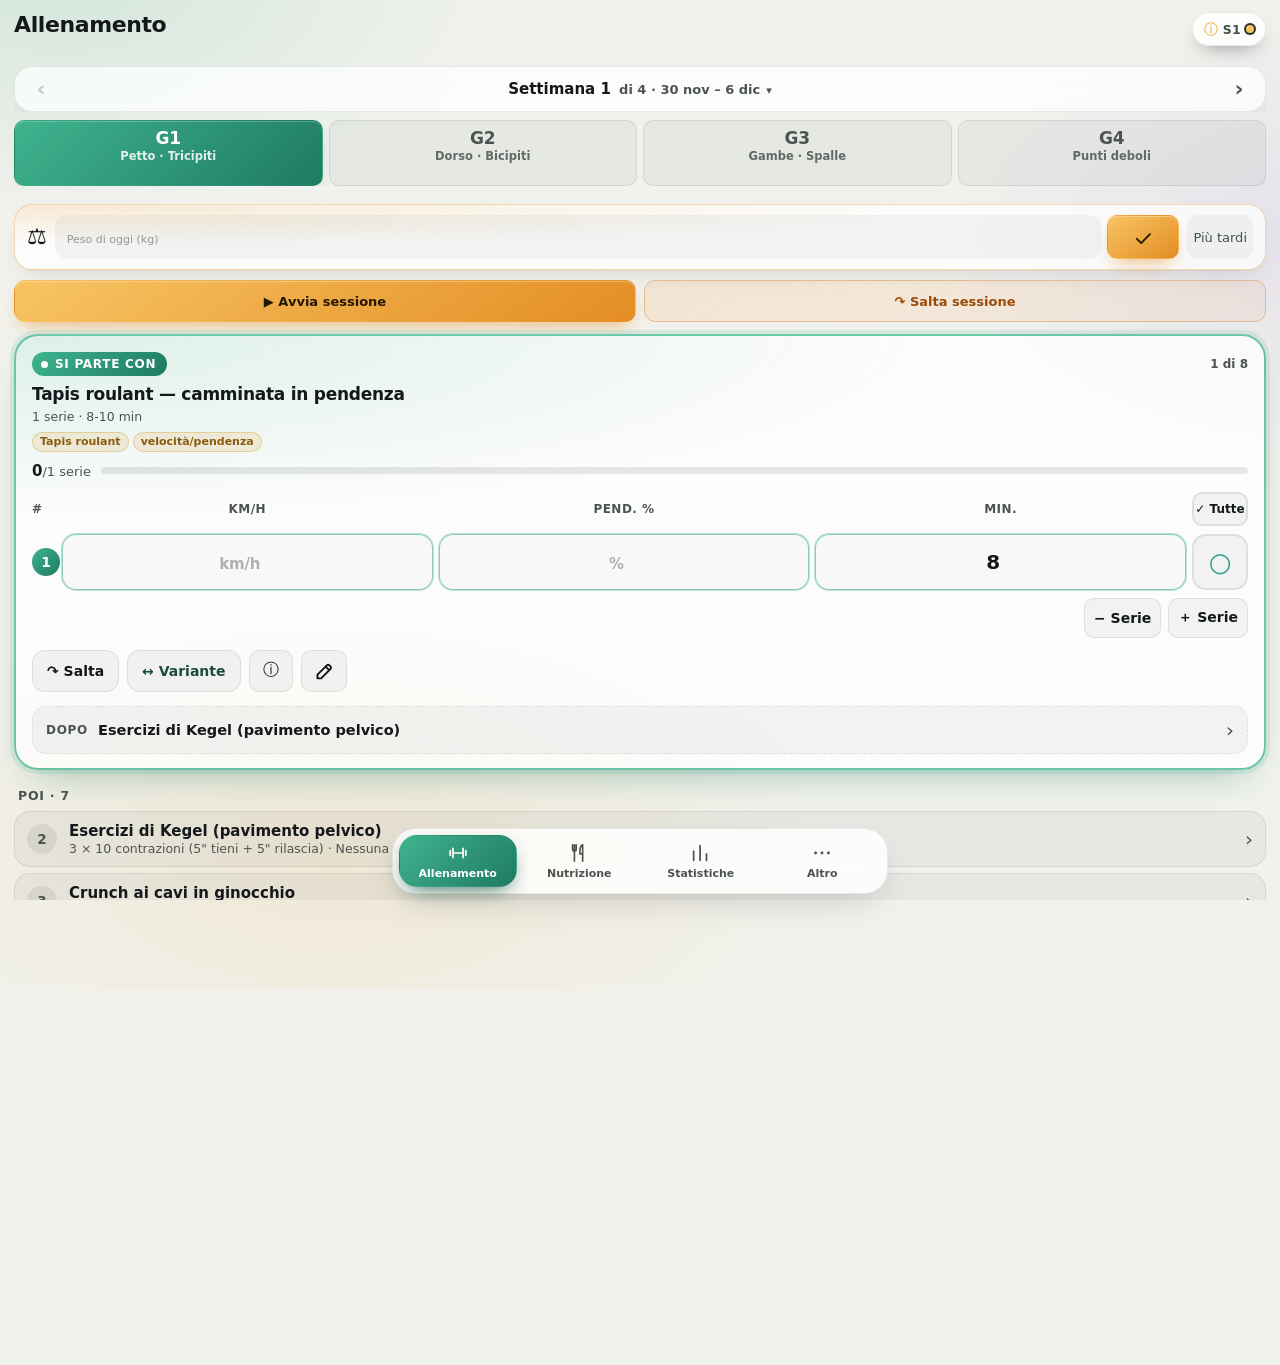
<file: index.html>
<!DOCTYPE html>
<html lang="it" data-theme-key="recomp_theme" data-theme="dark">
<head>
<meta charset="UTF-8">
<meta name="viewport" content="width=device-width, initial-scale=1, maximum-scale=1, viewport-fit=cover">
<meta name="apple-mobile-web-app-capable" content="yes">
<meta name="apple-mobile-web-app-status-bar-style" content="black-translucent">
<meta name="apple-mobile-web-app-title" content="RecompApp">
<meta name="theme-color" content="#12181f">
<script src="suite.js?v=1.38.0"></script>
<meta name="app-version" content="1.38.0">

<title>RecompApp</title>
<meta name="description" content="RecompApp — programma di ricomposizione corporea: allenamento, nutrizione e statistiche.">
<style>
  :root{
    color-scheme: dark;
    --bg:#12181f; --card:#1b232c; --card2:#222d38; --accent:#2f9e8f; --accent2:#e8a33d;
    --text:#f1f5f4; --sub:#9fb0ab; --danger:#e5584f; --line:#2b3640;
  }
  *{ box-sizing:border-box; -webkit-tap-highlight-color:transparent; touch-action:manipulation; }
  html,body{ margin:0; padding:0; background:var(--bg); color:var(--text);
    font-family:-apple-system,BlinkMacSystemFont,"SF Pro Text",Helvetica,Arial,sans-serif;
    overscroll-behavior:none; -webkit-user-select:none; user-select:none;
    height:100%; }
  input, textarea{ -webkit-user-select:text; user-select:text; font-size:17px; }
  /* Il testo dei contenuti si puo selezionare e copiare (schede, note,
     statistiche, istruzioni). Resta non selezionabile solo la parte
     interattiva, cosi il tocco prolungato sui pulsanti non evidenzia nulla. */
  p, h1, h2, h3, h4, li, td, th, .exercise-note, .exercise-instructions,
  .howto, .anim-caption, .muted, .plan-box, .supptxt{
    -webkit-user-select:text; user-select:text; }
  #app{ max-width:520px; margin:0 auto; min-height:100vh; padding-bottom:90px;
    padding-top:env(safe-area-inset-top); }

  header.top{ padding:14px 16px 8px; position:sticky; top:0; background:var(--bg); z-index:5; }
  header.top h1{ font-size:17px; margin:0 0 10px; font-weight:700; letter-spacing:.2px; }

  .seg{ display:flex; gap:6px; background:var(--card); border-radius:12px; padding:4px; }
  .seg button{ flex:1; padding:9px 0; border:none; background:transparent; color:var(--sub);
    font-size:15px; font-weight:600; border-radius:9px; transition:background .12s, color .12s; }
  .seg button.active{ background:var(--accent); color:#08201c; }
  .seg button:active{ transform:scale(0.96); }

  .weekgrid{ display:grid; grid-template-columns:repeat(4,1fr); gap:6px; }
  .weekgrid button{ padding:10px 12px; border:1px solid var(--line); background:var(--card); color:var(--sub);
    font-size:13px; font-weight:600; border-radius:10px; }
  .weekgrid button.active{ background:var(--accent); color:#08201c; border-color:var(--accent); }
  .weekgrid button:active{ transform:scale(0.96); }

  .daytabs{ display:flex; gap:6px; margin-top:10px; overflow-x:auto; }
  .daytabs button{ flex:1 0 auto; white-space:nowrap; padding:10px 12px; border:1px solid var(--line);
    background:var(--card); color:var(--sub); border-radius:10px; font-size:13px; font-weight:600; }
  .daytabs button.active{ background:var(--accent2); color:#231600; border-color:var(--accent2); }
  .daytabs button:active{ transform:scale(0.96); }

  main{ padding:12px 16px 0; }
  .banner{ background:linear-gradient(135deg,#233b34,#1b232c); border:1px solid var(--line); border-radius:14px;
    padding:12px 14px; margin-bottom:12px; font-size:13px; color:var(--sub); }
  .banner b{ color:var(--accent); }

  .card{ background:var(--card); border:1px solid var(--line); border-radius:16px; padding:14px; margin-bottom:12px; }
  .card.exercise-next{ padding:22px 18px; border:2px solid var(--accent); background:#24343c; }
  .exercise-next .exname{ font-size:22px; }
  .exercise-next .setbtn{ padding:15px 0; }
  .exercise-status{ font-size:13px; font-weight:700; color:var(--accent); margin-bottom:10px; }
  .card.exercise-complete{ opacity:.45; background:#111820; }
  .exercise-complete .exercise-status{ color:var(--sub); }
  .foodtabs{ display:grid; grid-template-columns:repeat(12,minmax(0,1fr)); overflow:visible; }
  .foodtabs button{ grid-column:span 3; min-width:0; padding:10px 3px; font-size:13px; }
  .foodtabs button:nth-child(n+5){ grid-column:span 4; }
  .weightrow input{ min-width:0; }
  .exhead{ display:flex; justify-content:space-between; align-items:flex-start; gap:8px; }
  .exname{ font-size:17px; font-weight:700; line-height:1.25; }
  .exmeta{ font-size:13px; color:var(--sub); margin-top:3px; }
  .infobtn{ flex:0 0 auto; width:30px; height:30px; border-radius:50%; border:1px solid var(--line);
    background:var(--card2); color:var(--accent2); font-weight:700; font-size:15px; }
  .infobtn:active{ transform:scale(0.9); background:#2b3844; }
  .notebtn{ flex:0 0 auto; width:30px; height:30px; border-radius:50%; border:1px solid var(--line);
    background:var(--card2); color:var(--accent); font-weight:700; font-size:13px; position:relative; }
  .notebtn:active{ transform:scale(0.9); background:#2b3844; }
  .notebtn.has::after{ content:""; position:absolute; top:2px; right:2px; width:7px; height:7px;
    border-radius:50%; background:var(--accent2); }
  .btnrow{ display:flex; gap:6px; flex:0 0 auto; }

  .anim-box{ width:100%; height:140px; background:var(--card2); border-radius:12px; display:flex;
    align-items:center; justify-content:center; margin-bottom:10px; }
  .anim-box svg{ width:190px; height:120px; }
  .anim-caption{ font-size:11px; color:var(--sub); text-align:center; margin:-4px 0 14px; }

  .notearea{ width:100%; min-height:110px; background:var(--card2); border:1px solid var(--line);
    border-radius:10px; color:var(--text); padding:10px; font-size:15px; resize:vertical; }
  .note-preview{ margin-top:8px; font-size:13px; color:var(--accent2); background:#2a2410; border-radius:8px;
    padding:6px 10px; display:none; }
  .note-preview.show{ display:block; }

  .setsrow{ display:flex; gap:8px; margin-top:12px; flex-wrap:wrap; }
  .setbtn{ flex:1 1 auto; min-width:52px; padding:10px 0; border-radius:10px; border:1px solid var(--line);
    background:var(--card2); color:var(--text); font-size:15px; font-weight:700; }
  .setbtn.done{ background:var(--accent); color:#08201c; border-color:var(--accent); }
  .setbtn:active{ transform:scale(0.93); }

  .weightrow{ display:flex; align-items:center; gap:8px; margin-top:10px; }
  .weightrow label{ font-size:13px; color:var(--sub); flex:0 0 auto; }
  .weightrow input{ flex:1; background:var(--card2); border:1px solid var(--line); border-radius:8px;
    color:var(--text); padding:8px 10px; font-size:15px; }
  .weightrow .prev{ font-size:11px; color:var(--sub); flex:0 0 auto; }

  .deload{ display:inline-block; margin-top:8px; font-size:11px; padding:3px 8px; border-radius:6px;
    background:#3a2a12; color:var(--accent2); font-weight:700; }

  nav.bottom{ position:fixed; bottom:0; left:0; right:0; background:var(--card); border-top:1px solid var(--line);
    display:flex; padding-bottom:env(safe-area-inset-bottom); max-width:520px; margin:0 auto; }
  nav.bottom button{ flex:1; background:none; border:none; color:var(--sub); padding:12px 0 8px;
    font-size:13px; font-weight:600; display:flex; flex-direction:column; align-items:center; gap:3px; }
  nav.bottom button.active{ color:var(--accent); }
  nav.bottom .ic{ font-size:17px; }

  /* Modal info */
  .modal-bg{ position:fixed; inset:0; background:rgba(0,0,0,.6); display:none; align-items:flex-end; z-index:50; }
  .modal-bg.show{ display:flex; }
  .modal{ background:var(--card); width:100%; max-width:520px; margin:0 auto; border-radius:18px 18px 0 0;
    padding:20px 20px calc(24px + env(safe-area-inset-bottom)); max-height:75vh; overflow-y:auto; }
  .modal h2{ margin:0 0 10px; font-size:17px; }
  .modal p{ font-size:15px; color:#dbe6e2; line-height:1.5; }
  .modal .close{ display:block; width:100%; margin-top:14px; padding:12px; border-radius:10px; border:none;
    background:var(--accent); color:#08201c; font-weight:700; font-size:15px; }

  /* Timer overlay */
  .timer-bg{ position:fixed; inset:0; background:#0c1116ee; display:none; flex-direction:column;
    align-items:center; justify-content:center; z-index:60; }
  .timer-bg.show{ display:flex; }
  .timer-label{ color:var(--sub); font-size:15px; letter-spacing:.5px; text-transform:uppercase; margin-bottom:6px; }
  .timer-num{ font-size:88px; font-weight:800; font-variant-numeric:tabular-nums; color:var(--accent); }
  .timer-sub{ color:var(--sub); font-size:15px; margin-top:6px; }
  .timer-actions{ display:flex; gap:12px; margin-top:34px; }
  .timer-actions button{ padding:14px 20px; border-radius:12px; border:1px solid var(--line);
    background:var(--card2); color:var(--text); font-size:15px; font-weight:700; }
  .timer-actions button.skip{ background:var(--accent); color:#08201c; border-color:var(--accent); }
  .timer-actions button:active{ transform:scale(0.94); }

  /* Nutrition */
  .mealcard{ background:var(--card); border:1px solid var(--line); border-radius:14px; padding:12px 14px; margin-bottom:10px;
    display:flex; gap:12px; align-items:flex-start; }
  .mealicon{ flex:0 0 auto; width:38px; height:38px; border-radius:10px; background:var(--card2);
    display:flex; align-items:center; justify-content:center; font-size:17px; }
  .mealbody{ flex:1; min-width:0; }
  .mealtime{ font-size:13px; color:var(--accent2); font-weight:700; }
  .mealtxt{ font-size:15px; margin-top:3px; line-height:1.4; }
  .mealmacros{ display:flex; gap:8px; margin-top:8px; font-size:11px; color:var(--sub); flex-wrap:wrap; }
  .mealmacros .pill{ background:var(--card2); border-radius:6px; padding:2px 7px; }
  .mealmacros .pill b{ color:var(--text); }
  .tot{ text-align:center; font-size:13px; color:var(--sub); margin:6px 0 16px; }

  .suppcard{ background:var(--card); border:1px solid var(--line); border-radius:14px; padding:12px 14px; margin-bottom:10px;
    display:flex; gap:12px; align-items:flex-start; }
  .suppicon{ flex:0 0 auto; width:38px; height:38px; border-radius:10px; background:#23392f;
    display:flex; align-items:center; justify-content:center; font-size:17px; }
  .supptitle{ font-size:15px; font-weight:700; }
  .supptxt{ font-size:13px; color:#cfe0da; margin-top:3px; line-height:1.4; }
  .sectiontitle{ font-size:17px; font-weight:700; margin:18px 0 10px; color:var(--accent2); }
  .warn-box{ font-size:13px; color:#e5a89f; background:#3a2420; border-radius:10px; padding:10px 12px; margin-top:6px; }

  #launch-screen{ position:fixed; inset:0; z-index:10000; display:flex; flex-direction:column;
    align-items:center; justify-content:center; gap:18px; background:radial-gradient(ellipse at 50% 40%,#203c3e 0%,#12181f 65%);
    opacity:1; transition:opacity .4s ease,visibility .4s; }
  #launch-screen[hidden]{ display:none; }
  #launch-screen.leaving{ opacity:0; visibility:hidden; pointer-events:none; }
  .launch-logo{ width:88px; height:88px; display:grid; place-items:center; border-radius:26px;
    background:linear-gradient(135deg,#2f9e8f,#1f4e5f); color:#fff; font-size:34px; font-weight:800;
    box-shadow:0 12px 45px #2f9e8f30; animation:launch-arrive .6s ease-out both; }
  .launch-title{ margin:0; font-size:22px; font-weight:750; letter-spacing:-.5px; }
  .launch-caption{ margin:0; color:var(--sub); font-size:15px; }
  .launch-spinner{ width:28px; height:28px; margin-top:12px; border:3px solid #2b3640;
    border-top-color:var(--accent2); border-radius:50%; animation:launch-spin .8s linear infinite; }
  body.launching{ overflow:hidden; }
  body.launching #app{ opacity:0; }
  #app{ transition:opacity .4s ease; }
  @keyframes launch-spin{ to{ transform:rotate(360deg); } }
  @keyframes launch-arrive{ from{ opacity:0; transform:translateY(12px) scale(.9); } to{ opacity:1; transform:none; } }
  @media(prefers-reduced-motion:reduce){
    .launch-logo,.launch-spinner{ animation:none; }
    #launch-screen,#app{ transition:none; }
  }

.session-clock{font-size:34px;font-weight:750;font-variant-numeric:tabular-nums;margin:10px 0;color:var(--accent2)}
.session-actions{display:flex;gap:8px;flex-wrap:wrap}.session-actions button,.skip-exercise{border:1px solid var(--line);background:var(--card2);color:var(--text);border-radius:9px;padding:10px 14px}
.skip-exercise{margin-top:12px;color:var(--accent2)}
#stats-exercise,#stats-metric{width:100%;margin:10px 0;padding:12px 8px;border-radius:10px;border:1px solid var(--line);background:var(--card2);color:var(--text);font-size:15px}
.history-chart{width:100%;height:auto;margin:12px 0}.chart-empty{height:190px;display:grid;place-items:center;color:var(--sub);text-align:center;border-bottom:1px solid var(--line)}

.title-row{display:flex;align-items:flex-start;justify-content:space-between;gap:8px;margin-bottom:12px}
header.top .title-row h1{font-size:22px;line-height:1.2;margin:0;padding-top:3px;min-width:0}
#header-session{flex:0 0 auto;text-align:right}
#header-session:empty{display:none}
.session-panel{padding:0;margin:0;background:none;border:0}
.session-panel .exmeta{font-size:11px;margin:0}
.session-panel .session-clock{font-size:22px;line-height:1.2;margin:2px 0 6px}
.session-panel .session-actions{gap:4px;justify-content:flex-end;flex-wrap:nowrap}
.session-panel .session-actions button{font-size:11px;padding:7px 6px;border-radius:7px;white-space:nowrap}
.exercise-topline{display:flex;align-items:center;justify-content:space-between;gap:8px;margin-bottom:12px}
.exercise-topline .exercise-status{margin:0}
.exercise-topline .skip-exercise{margin:0 0 0 auto;padding:7px 9px;font-size:11px;white-space:nowrap;flex-shrink:0}
@media(max-width:360px){header.top .title-row h1{font-size:22px}.session-panel .session-clock{font-size:22px}.session-panel .session-actions button{font-size:11px;padding:7px 5px}}
</style>



<link rel="manifest" href="manifest.webmanifest?v=1.38.0">
<link rel="stylesheet" href="app.css?v=1.38.0">
<link rel="stylesheet" href="suite.css?v=1.38.0"><link rel="stylesheet" href="suite-ui.css?v=1.38.0"><!-- Token grafici condivisi dalle 4 app: va caricato per ultimo. -->
<link rel="stylesheet" href="suite-tokens.css?v=1.38.0"><link rel="icon" href="favicon.ico?v=1.38.0" sizes="any">
<link rel="icon" type="image/png" sizes="32x32" href="favicon-32.png?v=1.38.0">
<link rel="apple-touch-icon" sizes="180x180" href="apple-touch-icon-gym.png?v=1.38.0">
</head>
<body>
<div id="launch-screen" role="status" aria-live="polite" aria-label="Caricamento RecompApp">
  <div class="launch-logo" aria-hidden="true">RC</div>
  <p class="launch-title">RecompApp</p>
  <p class="launch-caption">Allenamento e nutrizione</p>
  <div class="launch-spinner" aria-hidden="true"></div>
  <p class="launch-caption">Caricamento…</p>
</div>

<div id="gym-storage" class="storage-alert" hidden></div><div id="app">
  <header class="top">
    <div class="title-row"><h1 id="pagetitle">Allenamento</h1><div id="header-session"></div></div>
    <div id="workout-start-row" class="workout-start-row" hidden></div>
    <div id="weekbar" class="seg"></div>
    <div id="daybar" class="daytabs"></div>
  </header>
  <main id="main"></main>
  <nav id="page-nav" class="tabbar-bottom" aria-label="Navigazione principale"></nav>
</div>

<div id="rest-bar" hidden aria-live="polite"></div>
<script src="data.js?v=1.38.0"></script><script src="foods.js?v=1.38.0"></script><script src="app.js?v=1.38.0"></script></body></html>
</file>
<file: app.css>
/* ===== ex shared.css (unito qui in v1.18.0) ===== */
input,
select,
textarea {
  font: inherit;
  box-sizing: border-box;
  width: 100%;
  background: #222d38;
  border: 1px solid #2b3640;
  border-radius: 9px;
  color: #f1f5f4;
  padding: 11px;
}
button {
  font: inherit;
  cursor: pointer;
  touch-action: manipulation;
  border: 1px solid #2b3640;
  border-radius: 10px;
  background: #25313b;
  color: #f1f5f4;
  padding: 9px 12px;
}
button.primary {
  font-weight: 750;}
button.danger,
button[data-close] {
  color: #ffaaa4;
  background: #402b30;
  border-color: #714049;
}
.muted {
  color: #9fb0ab;
  font-size: 13px;
  line-height: 1.5;
}
.row {
  display: flex;
  align-items: center;
  justify-content: space-between;
  gap: 10px;
  min-width: 0;
}
.row > * {
  min-width: 0;
}
.wrap {
  flex-wrap: wrap;
}
.actions {
  display: flex;
  gap: 8px;
  flex-wrap: wrap;
  margin-top: 12px;
}
.grid {
  display: grid;
  grid-template-columns: repeat(2, minmax(0, 1fr));
  gap: 10px;
}
.empty {
  padding: 25px 10px;
  text-align: center;
  color: #9fb0ab;
}
.card {
  overflow-wrap: anywhere;
}
.section {
  margin: 22px 0 12px;
}
label {
  display: block;
  font-size: 13px;
  color: #9fb0ab;
  margin: 12px 0 6px;
}
.app-toast {
  position: fixed;
  left: 50%;
  transform: translateX(-50%);
  z-index: 20000;
  background: #26473d;
  color: #fff;
  max-width: 94%;
  width: max-content;
  padding: 12px 16px;
  border-radius: 12px;
  box-shadow: 0 6px 24px #0008;
}
.app-toast button {
  margin-left: 10px;
}
.save-center {
  text-align: center;
  margin-top: 20px;
}
.save-center button {
  min-width: 180px;
}
dialog {
  color: #f1f5f4;
  width: calc(100% - 24px);
  max-height: 90dvh;
  overflow-y: auto;
  overflow-x: hidden;
  padding: 18px;
}
.editor-head {
  position: sticky;
  top: -18px;
  padding: 10px 0;
  z-index: 1;
}
.editor-head h2 {
  font-size: 17px;
  margin: 0;
}
.calendar {
  padding: 10px 0;
}
.calendar-grid {
  display: grid;
  grid-template-columns: repeat(7, minmax(0, 1fr));
  gap: 4px;
  margin-top: 10px;
  text-align: center;
}
.calendar-grid button {
  padding: 8px 0;
  min-height: 56px;
  min-width: 0;
}
.calendar-grid button small {
  display: block;
  font-size: 11px;
  color: #9fb0ab;
  overflow-wrap: anywhere;
}
.calendar-grid .chosen {
  border-color: #e8a33d;
  background: #46361e;
}
.touch-chart {
  width: 100%;
  height: auto;
  touch-action: pan-y;
}
.touch-chart text {
  fill: #9fb0ab;
  font-size: 11px;
}
.touch-chart .chart-point {
  cursor: pointer;
}
details > summary {
  cursor: pointer;
  padding: 12px 0;
  min-height: 44px;
}
details.menu {
  margin-left: auto;
}
details.menu summary {
  padding: 6px 12px;
  font-size: 22px;
  list-style: none;
}
details.menu[open] {
  width: 100%;
}
.error {
  color: #ff9992;
}
input[type='date'],
input[type='datetime-local'] {
  display: block;
}
.pill {
  display: inline-block;
  padding: 4px 7px;
  border-radius: 6px;
  background: #25313b;
  font-size: 11px;
}
.storage-alert {
  padding: 12px;
  background: #542e2e;
}
@media (prefers-reduced-motion: reduce) {
  * {
    animation: none !important;
    transition: none !important;
    scroll-behavior: auto !important;
  }
}
/* ===== app.css ===== */
.session-panel .session-actions button {
  font-size: 13px !important;
  padding: 9px !important;
  min-height: 40px;
}
.session-panel .session-clock {
  font-size: 22px;
}
.title-row {
  align-items: center;
}
.series-head, .series-row {
  display: grid;
}
.series-head {
  font-size: 11px;
  color: #9fb0ab;
}
.series-row input[type='checkbox'] {
  width: 24px;
  height: 24px;
}
.card h3 {
  font-size: 17px;
  line-height: 1.4;
  margin: 0;
}
.card h2 {
  font-size: 17px;
}
.exercise-next h3 {
  font-size: 17px;
}
.exercise-topline .exercise-status {
  font-size: 11px;
}
.weekgrid {
  display: grid !important;
  grid-template-columns: repeat(4, minmax(0, 1fr));
}
.weekgrid[style*='none'] {
  display: none !important;
}
nav.bottom button {
  width: 25%;
  font-size: 11px;
}
#rest-bar {
  background: #25453e;
  border: 1px solid #397662;
  border-radius: 12px;
  padding: 12px;
}
#rest-bar[hidden] {
  display: none;
}
#rest-bar .actions {
  margin: 0;
  gap: 4px;
}
#rest-bar button {
  padding: 7px;
  font-size: 13px;
}
.ingredient {
  border: 1px solid #2b3640;
  padding: 10px;
  border-radius: 10px;
  margin: 10px 0;
}
.ingredient .row {
  margin-top: 8px;
}
.foodtabs {
  margin-bottom: 14px;
}
input[type='number'] {
  width: 100%;
}
.card .card {
  margin-bottom: 8px;
}
details.card {
  padding: 12px;
}
header {
  max-width: 100%;
}
/* Gym 1.1: barra compatta e superfici di tocco comode. */
html, body {
  width: 100%;
  max-width: 100%;
  overflow-x: hidden;
  overscroll-behavior-x: none;
  touch-action: pan-y;
  -webkit-text-size-adjust: 100%;
}
#app, header.top, main, #weekbar, #daybar {
  box-sizing: border-box;
  min-width: 0;
  max-width: 100%;
}
header.top .title-row {
  gap: 8px;
}
header.top .title-row h1 {
  min-width: 0;
}
#header-session {
  flex: 0 0 auto;
}
.session-inline {
  white-space: nowrap;
}
#weekbar.weekgrid {
  display: grid;
  grid-template-columns: repeat(4, minmax(0, 1fr));
  gap: 6px;
  overflow: visible;
  margin: 0;
}
#weekbar.weekgrid button {
  width: 100%;
  min-width: 0;
  min-height: 44px;
  padding: 9px 3px;
  font-size: 13px;
}
#daybar {
  grid-template-columns: repeat(4, minmax(0, 1fr));
  overflow: visible;
  gap: 5px;
}
#daybar button {
  min-width: 0;
  white-space: normal;
  padding: 9px 2px;
  font-size: 13px;
  min-height: 44px;
}
.exercise-topline {
  gap: 8px;
  align-items: center;
}
.exercise-topline .skip-exercise {
  font-size: 13px;
  min-height: 44px;
  min-width: 120px;
  padding: 10px 12px;
  border-color: #725930;
  color: #ffd388;
  background: #3a3020;
}
button {
  transform-origin: center;
}
button.button-tap {
  animation: button-tap 0.24s ease;
}
@keyframes button-tap {
  0% {
    transform: scale(0.96);
    box-shadow: 0 0 0 0 #e8a33d55;
  }
  100% {
    transform: scale(1);
    box-shadow: 0 0 0 7px #e8a33d00;
  }
}
input, select, textarea {
  font-size: 17px !important;
  max-width: 100%;
  min-width: 0;
  touch-action: pan-y;
}
input[type='date'], input[type='datetime-local'] {
  min-inline-size: 0;
  max-inline-size: 100%;
  width: 100%;
}
textarea {
  resize: vertical;
}
dialog {
  overscroll-behavior: contain;
  max-width: calc(100% - 24px);
}
@media (max-width: 360px) {
  header.top .title-row h1 {
    font-size: 17px;
  }
  .session-inline {
    gap: 3px;
  }
  .exercise-topline .skip-exercise {
    min-width: 116px;
    padding: 10px 8px;
  }
}
@media (prefers-reduced-motion: reduce) {
  button, button.button-tap {
    animation: none !important;
    transition: none !important;
  }
}
/* 1.2 — inputs contained within dialogs and readable notes. */
#editor {
  box-sizing: border-box;
  width: calc(100% - 28px);
  max-width: 510px;
  overflow-x: hidden;}
#editor form, #editor .note-form {
  box-sizing: border-box;
  min-width: 0;
  width: 100%;
  max-width: 100%;
  margin: 0;
  padding: 2px;
}
#editor textarea {
  display: block;
  box-sizing: border-box;
  width: 100%;
  max-width: 100%;
  min-width: 0;
  min-height: 128px;
  margin: 0 0 16px;
  padding: 12px;
  line-height: 1.5;
  border: 1px solid #425261;
  border-radius: 12px;
  resize: vertical;
  white-space: pre-wrap;
  overflow-wrap: anywhere;
}
.exercise-note, .exercise-instructions {
  white-space: pre-wrap;
  overflow-wrap: anywhere;
  word-break: break-word;
  line-height: 1.6;
}
.exercise-note {
  padding: 12px;
  background: #222d38;
  color: #c5d7d0;}
button[data-close], button[data-remove-ingredient], button.close {
  color: #9aa5ad !important;
  background: transparent !important;
  border: none !important;
  box-shadow: none !important;
  font-weight: 800;
}
.tap-feedback {
  position: fixed;
  z-index: 2147483647;
  pointer-events: none;
  border: 2px solid #e8a33d;
  animation: tap-feedback 0.26s ease-out forwards;
}
@keyframes tap-feedback {
  from {
    opacity: 0.9;
    transform: scale(0.95);
  }
  to {
    opacity: 0;
    transform: scale(1.1);
  }
}
#daybar button {
  -webkit-touch-callout: none;
  user-select: none;
  touch-action: pan-y;
}
#daybar button.holding {
  box-shadow: inset 0 -4px #e8a33d;
  filter: brightness(1.25);
}
.exercise-complete {
  opacity: 0.8 !important;
}
.cardio-row button {
  padding: 8px 0;
}
.equipment-label {
  display: inline-block;
  color: #e8c17f;
  background: rgba(232, 193, 127, 0.14);
  border: 1px solid rgba(232, 193, 127, 0.3);
  border-radius: 999px;
  line-height: 1.4;
  font-weight: 600;
  padding: 1px 7px;
  margin: 0;
}
.equipment-labels {
  display: flex;
  flex-wrap: wrap;
  gap: 4px;
  margin: 6px 0 0;
}
.pause-panel {
  text-align: center;
}
.pause-symbol {
  display: inline-grid;
  place-items: center;
  width: 64px;
  height: 64px;
  border-radius: 50%;
  background: #3c3423;
  color: #e8a33d;
  font-size: 28px;
  margin-top: 12px;
}
.pause-panel strong {
  display: block;
  font-size: 36px;
  font-variant-numeric: tabular-nums;
}
.pause-actions {
  display: grid;
  gap: 12px;
  margin: 24px 0 6px;
}
.summary-hero {
  text-align: center;
  display: flex;
  align-items: center;
  flex-direction: column;
  gap: 8px;
  padding: 12px 0;
}
.summary-hero p {
  margin: 0;
}
.summary-hero strong {
  font-size: 34px;
  font-variant-numeric: tabular-nums;
}
.saved-check {
  display: grid;
  place-items: center;
  width: 44px;
  height: 44px;
  border-radius: 50%;
  background: #214c3d;
  color: #7de6bb;
  font-size: 22px;
}
.summary-counts {
  display: grid;
  grid-template-columns: repeat(3, minmax(0, 1fr));
  gap: 7px;
  margin: 14px 0;
  text-align: center;
}
.summary-counts > div {
  display: flex;
  flex-direction: column;
  gap: 5px;
  padding: 12px 3px;
  background: #222d38;
  border-radius: 12px;
}
.summary-counts b {
  font-size: 22px;
}
.summary-counts span {
  font-size: 11px;
  color: #a9bbb5;
}
.session-progress {
  height: 6px;
  border-radius: 6px;
  background: #2b3640;
  overflow: hidden;
}
.session-progress i {
  display: block;
  height: 100%;
  background: #55c3a7;
}
.summary-actions {
  display: flex;
  justify-content: space-between;
  gap: 10px;
  margin-top: 16px;
}
.summary-actions button {
  min-height: 46px;
}
.summary-ex {
  padding: 10px 0;
  border-bottom: 1px solid #2b3640;
  display: grid;
  gap: 4px;
}
.session-count-labels {
  display: flex;
  flex-wrap: wrap;
  gap: 10px;
  font-size: 13px;
  color: #bccac5;
}
.session-state {
  font-size: 11px;
  color: #e8c17f;
}
#session-day {
  width: 160px;
  max-width: 100%;
}
.anim-box {
  overflow: hidden;
}
.anim-box svg {
  max-width: 100%;
  height: 150px;
  width: 240px;
}
.anim-box {
  height: 170px;
}
@media (prefers-reduced-motion: reduce) {
  .tap-feedback {
    animation: none;
    display: none;
  }
}
/* 1.3 — navigation flush to viewport edge and scroll-aware workout header */
nav.bottom {
  inset-inline: 0;
}
#app {
  min-height: 100dvh;
}
/* 1.3 — nutrition: compact, daily-first layout */
.foodtabs {
  position: sticky;
  z-index: 4;
  background: var(--bg);
}
.nutrition-head {
  display: flex;
  justify-content: space-between;
  gap: 12px;
  border-bottom: 1px solid var(--line);
}
.nutrition-head p {
  margin: 0;
  color: var(--sub);
  font-size: 13px;
}
.nutrition-head .primary {
  flex: 0 0 auto;
  min-height: 42px;
  padding: 8px 10px;
}
.eyebrow {
  text-transform: uppercase;
  letter-spacing: 0.08em;
  font-size: 11px;
  color: var(--accent2);
  font-weight: 800;
}
.meal-list {
  display: grid;
}
.meal-smart {
  background: var(--card);
  border: 1px solid var(--line);
  border-radius: 14px;
  padding: 12px;
}
.meal-smart-head {
  display: flex;
  justify-content: space-between;
  align-items: center;
  gap: 8px;
  border-bottom: 1px solid var(--line);
}
.meal-smart-head > div {
  display: flex;
  align-items: baseline;
  gap: 9px;
}
.meal-time {
  font-weight: 800;
  color: var(--accent2);
  font-size: 13px;
}
.meal-smart-head b {
  font-size: 13px;
}
.meal-macros {
  font-size: 11px;
  color: var(--sub);
  white-space: nowrap;
}
.meal-foods {
  display: grid;
  gap: 5px;
  padding: 9px 0 8px;
}
.meal-foods span {
  font-size: 13px;
  line-height: 1.35;
}
.meal-foods b {
  color: var(--text);
}
.meal-alternatives {
  min-height: 38px;
  padding: 7px 9px;
  font-size: 13px;
  color: #bcebd9;
  background: #203d36;
  border-color: #315d50;
}
.nutrition-note {
  margin-top: 10px !important;
}
.nutrition-note summary {
  font-size: 13px;
  color: var(--sub);
}
.alt-group {
  padding: 12px 0;
  border-bottom: 1px solid var(--line);
}
.alt-source {
  display: grid;
  gap: 3px;
  margin-bottom: 8px;
}
.alt-source span {
  font-size: 11px;
  text-transform: uppercase;
  color: var(--accent2);
  font-weight: 800;
}
.alt-row {
  display: flex;
  justify-content: space-between;
  gap: 10px;
  background: var(--card2);
  padding: 9px 10px;
  border-radius: 9px;
  margin: 5px 0;
  font-size: 13px;
}
.plan-meal {
  border-bottom: 1px solid var(--line);
  padding: 6px 0 18px;
  margin-bottom: 12px;
}
.plan-meal:last-of-type {
  border-bottom: 0;
}
/* 1.3 — statistics: dashboard first, details on demand */
.stats-overview {
  display: grid;
  grid-template-columns: repeat(3, minmax(0, 1fr));
  gap: 7px;
  margin-bottom: 10px;
}
.stats-kpi {
  background: var(--card);
  border: 1px solid var(--line);
  text-align: center;
  display: flex;
  flex-direction: column;}
.stats-kpi span, .stats-kpi small {
  font-size: 11px;
  color: var(--sub);
  line-height: 1.25;
}
.stats-kpi b {
  color: var(--accent2);
}
.stats-focus h2 {
  margin: 0;
  font-size: 17px;
}
.stats-focus p {
  margin: 4px 0 0;
}
.stats-filter {
  margin: 10px 0;
}
.stats-filter button {
  width: 100%;
  margin-top: 8px;
}
.stats-section-head {
  display: flex;
  justify-content: space-between;
  align-items: center;
  margin: 16px 0 8px;
}
.stats-section-head h2 {
  font-size: 17px;
  margin: 0;
}
.stats-section-head button {
  min-height: 36px;
  padding: 6px 10px;
  font-size: 13px;
}
.stats-session {
  display: grid;
  grid-template-columns: minmax(0, 1fr) auto;
  gap: 8px;
  align-items: center;
  padding: 11px 12px;
}
.stats-session > div:first-child {
  display: grid;
  gap: 2px;
}
.stats-session small {
  font-size: 11px;
  color: var(--sub);
}
.stats-session-meta {
  display: flex;
  gap: 8px;
  font-size: 11px;
  color: var(--sub);
  grid-column: 1/3;
}
.stats-session button {
  grid-column: 2;
  grid-row: 1;
  min-height: 34px;
  padding: 5px 9px;
  font-size: 11px;
}
.stats-history {
  margin-top: 10px;
}
.stats-history-row {
  display: grid;
  grid-template-columns: minmax(0, 1fr) auto auto;
  gap: 8px;
  align-items: center;
  padding: 10px 0;
  border-bottom: 1px solid var(--line);
  font-size: 13px;
}
.stats-history-row > div {
  display: grid;
  gap: 2px;
}
.stats-history-row small {
  font-size: 11px;
  color: var(--sub);
}
.stats-history-row button {
  min-height: 34px;
  padding: 5px 8px;
  font-size: 11px;
}
@media (max-width: 360px) {
  .nutrition-head {
    align-items: stretch;
    flex-direction: column;
  }
  .nutrition-head .primary {
    width: 100%;
  }
  .meal-smart-head {
    align-items: flex-start;
  }
  .meal-smart-head > div {
    display: grid;
    gap: 2px;
  }
  .stats-kpi b {
    font-size: 17px;
  }
  .stats-session-meta {
    flex-wrap: wrap;
  }
  .stats-history-row {
    grid-template-columns: 1fr auto;
  }
  .stats-history-row button {
    grid-column: 1/3;
    width: 100%;
  }
}
/* 1.3.2 — iOS/PWA chrome: real CSS + viewport-independent control collapse */
html, body {
  min-height: 100%;
  min-height: -webkit-fill-available;
}
body {
  min-height: 100dvh;
  position: relative;
}
nav.bottom {
  position: fixed !important;
  left: 50% !important;
  right: auto !important;
  transform: translateX(-50%) translateZ(0);
  bottom: -1px !important;
  width: min(100%, 520px) !important;
  max-width: 520px !important;
  margin: 0 !important;
  padding-bottom: max(env(safe-area-inset-bottom), 0px) !important;
  background: var(--card) !important;
  border-radius: 0 !important;
  overflow: visible;
  -webkit-backface-visibility: hidden;
  z-index: 1000;
}
body::after {
  position: fixed;
  z-index: 999;
  left: 0;
  right: 0;
  bottom: 0;
  background: var(--card);
  pointer-events: none;
}
@supports (-webkit-touch-callout: none) {
  nav.bottom {
    bottom: -1px !important;
  }
}
/* The sentinel sits in the real scrolling content. JS only reads its viewport position. */
.scroll-collapse-sentinel {
  height: 1px;
  width: 1px;
  margin: 0;
  padding: 0;
  pointer-events: none;
  visibility: hidden;
}
header.top #weekbar, header.top #daybar, .foodtabs {
  transition: max-height 0.18s ease,
    opacity 0.14s ease,
    margin 0.18s ease,
    padding 0.18s ease,
    transform 0.18s ease;
}
header.top #weekbar, header.top #daybar {
  max-height: 140px;
  opacity: 1;
  transform: translateY(0);
  overflow: hidden;
}
.foodtabs {
  max-height: 160px;
  opacity: 1;
  transform: translateY(0);
  overflow: hidden;
}
/* Workout/Home: week + day selectors collapse while exercises are being read. */
body.controls-scrolled[data-active-tab='workout'] header.top {
  padding-bottom: 4px;
  box-shadow: 0 8px 18px #0b1117e8;
}
body.controls-scrolled[data-active-tab='workout'] header.top #weekbar, body.controls-scrolled[data-active-tab='workout'] header.top #daybar {
  max-height: 0 !important;
  opacity: 0 !important;
  margin: 0 !important;
  padding-top: 0 !important;
  padding-bottom: 0 !important;
  gap: 0 !important;
  transform: translateY(-12px);
  pointer-events: none;
  overflow: hidden !important;
  border-width: 0 !important;
}
/* Nutrition: day selector collapses while meals are being read. */
body.controls-scrolled[data-active-tab='food'] .foodtabs {
  max-height: 0 !important;
  opacity: 0 !important;
  margin: 0 !important;
  padding: 0 !important;
  transform: translateY(-12px);
  pointer-events: none;
  border: 0 !important;
}
body.controls-scrolled[data-active-tab='food'] .nutrition-head {
  margin-top: 0;
}
/* 1.3.5 — iPhone standalone tab bar.
   In a Home Screen PWA there is no Safari bottom toolbar to reserve space for.
   Keep the navigation anchored to the actual viewport edge and let iOS expose
   only the Home Indicator safe area through env(safe-area-inset-bottom). */
/* Keep the root viewport out of iOS keyboard scroll/compositor recovery.
   The body becomes the scrolling surface only in the installed iPhone app. */
/* 1.3.6 — iOS keyboard recovery.
   JS sets --ios-nav-recovery-y only while the software keyboard is closing,
   based on the measured visualViewport/nav gap. */
/* 1.3.7 — swipe navigation, compact nutrition and next-session flow */
#app {
  padding-bottom: 0 !important;
}
main {
  touch-action: pan-y;
}
.session-inline {
  display: flex;
  justify-content: flex-end;
  gap: 5px;
  flex-wrap: nowrap;
}
.session-inline .skip-session {
  color: #ffb574;
  background: #3b2d22;
  border-color: #6e5037;
}
.alt-exercise {
  min-height: 34px;
  padding: 5px 8px;
  font-size: 11px;
  white-space: nowrap;
  color: #bcebd9;
  background: #203d36;
  border-color: #315d50;
}
.alternative-exercise-list {
  display: grid;
  gap: 8px;
  margin: 12px 0 4px;
}
.alternative-exercise-row {
  display: flex;
  align-items: center;
  gap: 8px;
  padding: 11px 12px;
  border-radius: 10px;
  background: var(--card2);
  font-size: 13px;
}
.foodtabs {
  margin: 0 0 4px !important;
  padding: 0 0 3px !important;
  top: 54px;
}
.nutrition-head {
  align-items: flex-start;
  margin: 0 0 8px;
  padding: 2px 2px 8px;
}
.nutrition-head h2 {
  margin: 1px 0 2px;
}
.nutrition-actions {
  display: flex;
  gap: 6px;
  align-items: flex-start;
  transform: translateY(-2px);
}
.nutrition-actions .icon-action {
  width: 40px;
  min-width: 40px;
  height: 40px;
  min-height: 40px;
  padding: 0;
  display: grid;
  place-items: center;
  font-size: 17px;
}
.meal-list {
  gap: 7px;
}
details.meal-smart {
  padding: 0;
  overflow: hidden;
  margin: 0;
}
details.meal-smart > summary {
  list-style: none;
  cursor: pointer;
  padding: 10px 12px;
  border-bottom: 0;
}
details.meal-smart > summary::-webkit-details-marker {
  display: none;
}
details.meal-smart > summary::after {
  content: '⌄';
  font-size: 17px;
  color: var(--sub);
  margin-left: 3px;
  transition: transform 0.16s ease;
}
details.meal-smart[open] > summary {
  border-bottom: 1px solid var(--line);
}
details.meal-smart[open] > summary::after {
  transform: rotate(180deg);
}
.meal-smart-head {
  padding-bottom: 10px;
}
.meal-smart-head > div {
  flex: 1;
  min-width: 0;
}
.meal-smart-head .meal-macros {
  margin-left: auto;
}
.meal-smart-body {
  padding: 0 12px 11px;
}
.workout-time-marker {
  display: flex;
  align-items: center;
  gap: 8px;
  padding: 7px 10px;
  margin: 1px 0;
  border: 1px dashed #315d50;
  border-radius: 10px;
  color: #bcebd9;
  font-size: 13px;
}
@media (max-width: 380px) {
  .exercise-card > .row {
    align-items: flex-start;
  }
  .alt-exercise {
    padding: 5px 6px;
  }
  .meal-smart-head {
    align-items: center;
  }
  .meal-smart-head .meal-macros {
    white-space: normal;
    text-align: right;
    line-height: 1.3;
  }
}
.session-inline .skip-session {
  font-size: 11px;
  padding: 6px 8px;
}
/* 1.3.8 — iPhone-safe skip action, swipe transition and closed-session states */
main {
  will-change: transform, opacity;
}
.workout-top-actions {
  justify-content: space-between;
}
.skip-session-page {
  flex: 0 0 auto;
  min-width: 132px;
  color: #ffbf87;
  border-color: #6e5037;}
.session-closed-chip {
  display: inline-flex;
  align-items: center;
  justify-content: center;
  padding: 7px 10px;
  border: 1px solid var(--line);
  border-radius: 10px;
  font-size: 11px;
  font-weight: 750;
  white-space: nowrap;
}
.session-closed-chip.is-complete {
  color: #9aebc7;
  background: #193b31;
  border-color: #315d50;
}
.session-closed-chip.is-skipped {
  color: #ffbf87;
  background: #3b2d22;
  border-color: #6e5037;
}
.closed-session-banner.complete {
  border-color: #315d50;
  background: #18302b;
}
.closed-session-banner.skipped {
  border-color: #6e5037;
  background: #34291f;
}
.closed-session-banner > strong {
  display: block;
  font-size: 17px;
  margin-bottom: 6px;
}
.closed-session-banner p {
  margin: 6px 0 12px;
  color: #c7d5d0;
  font-size: 13px;
  line-height: 1.5;
}
.closed-session-banner > button {
  min-width: 170px;
}
.closed-session-actions {
  display: flex;
  gap: 8px;
  flex-wrap: wrap;
}
.closed-session-actions button {
  flex: 1 1 155px;
  min-height: 44px;
}
.closed-session-editor details.card {
  margin-bottom: 9px;
}
.closed-complete-check {
  width: 24px !important;
  height: 24px !important;
  margin: auto;
}
.closed-save {
  width: 100%;
  min-height: 48px;
  margin-top: 10px;
}
@media (max-width: 360px) {
  .workout-top-actions {
    align-items: stretch;
    flex-direction: column;
  }
  .skip-session-page {
    width: 100%;
    min-width: 0;
  }
  .session-closed-chip {
    font-size: 11px;
    padding: 6px 8px;
  }
  .closed-session-actions {
    display: grid;
    grid-template-columns: 1fr;
  }
}
/* 1.3.9 — remove obsolete bottom navigation in iOS Home Screen / standalone mode */
nav.bottom {
  display: none !important;
  height: 0 !important;
  min-height: 0 !important;
  padding: 0 !important;
  border: 0 !important;
  box-shadow: none !important;
}
body::after {
  display: none !important;
  content: none !important;
  height: 0 !important;
}
body {
  padding-bottom: 0 !important;
  margin-bottom: 0 !important;
}
main {
  padding-bottom: 12px !important;
}
@media (display-mode: standalone) {
  html, body, #app {
    min-height: 100dvh !important;
    height: auto !important;
    background: var(--bg) !important;
  }
  body {
    padding-bottom: 0 !important;
    margin-bottom: 0 !important;
  }
  #app {
    padding-bottom: 0 !important;
    margin-bottom: 0 !important;
  }
  main {
    padding-bottom: 12px !important;
    margin-bottom: 0 !important;
  }
}
/* v1.4.1 — allineamento verticale schede */
header.top {
  min-height: 64px;
}
main > :first-child:not(.scroll-collapse-sentinel) {
  margin-top: 0 !important;
}
.stats-tabs, .foodtabs, .workout-top-actions {
  min-height: 44px;
  align-items: center;
}
.stats-tabs, .foodtabs {
  margin-top: 0 !important;
}
.nutrition-head, .stats-overview, .card:first-of-type {
  scroll-margin-top: 140px;
}
/* 1.4.2 — iOS Home Screen sticky header + always-visible recovery timer */
@media (display-mode: standalone) {
  #app {
    padding-top: 0 !important;
  }
  header.top {
    position: -webkit-sticky !important;
    position: sticky !important;
    top: 0 !important;
    z-index: 100 !important;
    padding-top: calc(14px + env(safe-area-inset-top)) !important;
    background: var(--bg) !important;
  }
}
#rest-bar {
  position: fixed !important;
  left: 50% !important;
  right: auto !important;
  transform: translateX(-50%) !important;
  z-index: 5000 !important;
  width: min(calc(100% - 24px), 496px) !important;
  max-width: 496px !important;
  margin: 0 !important;
  box-shadow: 0 10px 30px #0009 !important;
}
#rest-bar .row {
  gap: 8px;
}
#rest-bar .actions {
  flex-wrap: nowrap !important;
}
@media (max-width: 380px) {
  #rest-bar {
    padding: 10px !important;
  }
  #rest-bar .row {
    align-items: center;
  }
  #rest-bar .actions {
    gap: 3px !important;
  }
  #rest-bar button {
    padding: 7px 6px !important;
    font-size: 11px !important;
  }
}
/* 1.4.4 — iOS lock/unlock compositor recovery.
   Use the viewport as the only vertical scroller. The old nested body scroller
   could restore as a black surface until the first manual scroll. */
html.ios-resume-repaint, html.ios-resume-repaint body, html.ios-resume-repaint #app {
  background: var(--bg) !important;
}
/* 1.4.5 — hardening, accessibility and quality-of-life */
:root {
  --sub: #b7c5c0;
}
button {
  min-height: 44px;
}
[data-info], [data-note], .icon-action {
  min-width: 44px;
  min-height: 44px;
}
.meal-actions {
  display: flex;
  gap: 8px;
  flex-wrap: wrap;
  margin-top: 10px;
}
.meal-actions button {
  flex: 1 1 150px;
}
#gym-storage {
  position: sticky;
  top: 0;
  z-index: 9999;
  color: #fff;
  background: #7a2f35;
  border-bottom: 1px solid #b25b61;
  line-height: 1.4;
}
/* 1.4.6 — common top page navigation */
.page-nav {
  min-width: 0;
}
.page-nav button:focus-visible {
  outline: 2px solid #85cdb2;
  outline-offset: 2px;
}
@media (max-width: 360px) {
  .page-nav {
    gap: 4px;
  }
  .page-nav button {
    font-size: 11px;
    padding-inline: 2px;
  }
}
/* 1.4.7 — uniform page vertical rhythm + statistics tabs */
body[data-active-tab='food'] header.top {
  padding-bottom: 8px !important;
}
body[data-active-tab='food'] header.top .title-row {
  margin-bottom: 12px !important;
}
main {
  padding-top: 12px !important;
}
main > .scroll-collapse-sentinel:first-child {
  height: 0 !important;
  margin: 0 !important;
  padding: 0 !important;
}
main > .scroll-collapse-sentinel:first-child + * {
  margin-top: 0 !important;
}
main > .stats-tabs:first-child, main > .foodtabs:first-child, main > .workout-top-actions:first-of-type {
  margin-top: 0 !important;
}
.stats-tabs {
  align-items: stretch;
}
/* 1.4.8 — exact header alignment + cleaner statistics segmented control */
header.top .title-row {
  align-items: center !important;
}
.session-closed-chip {
  height: 44px !important;
  min-height: 44px !important;
  max-height: 44px !important;
  box-sizing: border-box;
}
/* Statistics sub-navigation: one compact segmented control instead of 3 big buttons. */
.stats-tabs {
  display: grid !important;
  grid-template-columns: repeat(3, minmax(0, 1fr)) !important;
  gap: 3px !important;
  min-height: 0 !important;
  margin: 0 0 12px !important;
  border: 1px solid #2b3942;
  background: #141d24;
  box-sizing: border-box;}
.stats-tabs button {
  margin: 0 !important;
  border: 1px solid transparent !important;
  border-radius: 9px !important;
  background: transparent !important;
  color: #aebbb6 !important;
  box-shadow: none !important;
  font-size: 13px !important;
  font-weight: 700 !important;
  line-height: 1.15 !important;
  text-align: center;}
.stats-tabs button:active {
  transform: scale(0.98);
}
@media (max-width: 380px) {
  .stats-tabs button {
    font-size: 11px !important;
    padding-inline: 3px !important;
  }
}
/* 1.4.9 — unified segmented main navigation + deterministic header alignment */
header.top .title-row {
  position: relative !important;
  display: block !important;
  height: 44px !important;
  min-height: 44px !important;
  max-height: 44px !important;
  margin: 0 0 12px !important;
  padding: 0 !important;
  overflow: visible !important;
}
header.top .title-row h1 {
  display: block !important;
  height: 44px !important;
  margin: 0 !important;
  padding: 0 168px 0 0 !important;
  white-space: nowrap !important;
  overflow: hidden !important;
  text-overflow: ellipsis !important;}
#header-session {
  position: absolute !important;
  top: 0 !important;
  right: 0 !important;
  height: 44px !important;
  min-height: 44px !important;
  max-height: 44px !important;
  display: flex !important;
  align-items: center !important;
  justify-content: flex-end !important;
  margin: 0 !important;
  padding: 0 !important;
}
#header-session:empty {
  display: none !important;
}
.session-inline {
  height: 44px !important;
  min-height: 44px !important;
  max-height: 44px !important;
  margin: 0 !important;
  align-items: center !important;
}
/* Main page navigation now uses the same segmented visual language as Statistics. */
.page-nav {
  display: grid !important;
  grid-template-columns: repeat(4, minmax(0, 1fr)) !important;
  gap: 3px !important;
  width: 100% !important;
  margin: 0 0 10px !important;
  border: 1px solid #2b3942 !important;
  border-radius: 13px !important;
  background: #141d24 !important;
  box-sizing: border-box !important;
  overflow: hidden !important;
}
.page-nav button {
  min-width: 0 !important;
  width: 100% !important;
  margin: 0 !important;
  display: flex !important;
  align-items: center !important;
  justify-content: center !important;
  border: 1px solid transparent !important;
  border-radius: 9px !important;
  background: transparent !important;
  color: #aebbb6 !important;
  box-shadow: none !important;
  font-size: 11px !important;
  font-weight: 700 !important;
  line-height: 1.1 !important;
  white-space: nowrap !important;
  overflow: hidden !important;
  text-overflow: ellipsis !important;
}
.page-nav button.active {
  background: #263b36 !important;
  border-color: #3b6759 !important;
  color: #f1f8f5 !important;
  box-shadow: 0 1px 0 #0005 !important;
}
.page-nav button:active {
  transform: scale(0.98);
}
body.controls-scrolled header.top .page-nav {
  margin-bottom: 10px !important;
}
/* Workout-specific controls start only after the common header block and cannot move it. */
header.top #weekbar {
  margin-top: 0 !important;
}
body:not([data-active-tab='workout']) header.top #weekbar, body:not([data-active-tab='workout']) header.top #daybar {
  margin: 0 !important;
  padding: 0 !important;
}
@media (max-width: 380px) {
  header.top .title-row h1 {
    padding-right: 150px !important;
  }
  .page-nav button {
    padding-inline: 1px !important;
  }
}
/* 1.5.0 — restore workout start action outside the common aligned title row */
.workout-start-row {
  display: flex;
  align-items: center;
  justify-content: flex-end;
  min-height: 0;
  margin: 0 0 10px;
}
.workout-start-row[hidden] {
  display: none !important;
}
body:not([data-active-tab='workout']) .workout-start-row {
  display: none !important;
}
/* 1.5.1 — compact/expandable exercise cards */
.exercise-card {
  transition: border-color 0.18s ease,
    background 0.18s ease,
    opacity 0.18s ease;
}
.exercise-title-block {
  min-width: 0;
  flex: 1;
}
.exercise-title-block h3 {
  margin: 0 0 4px;
}
.exercise-title-block .equipment-label {
  margin: 0;
}
.exercise-card.exercise-compact .exercise-topline {
  margin-bottom: 8px;
}
.compact-progress {
  display: flex;
  align-items: center;
  gap: 10px;
  color: var(--sub);
  font-weight: 700;
}
.compact-progress > span {
  white-space: nowrap;
}
.compact-progress > i {
  display: block;
  flex: 1;
  border-radius: 999px;
  background: var(--line);
  overflow: hidden;
}
.compact-progress > i > b {
  display: block;
  height: 100%;
  background: var(--accent);
  border-radius: 999px;
}
.compact-series-summary {
  flex-wrap: wrap;
  align-items: center;
}
.compact-set, .compact-empty {
  display: inline-flex;
  align-items: center;
  gap: 4px;
  border: 1px solid var(--line);
  background: rgba(255, 255, 255, 0.025);
  color: var(--sub);
}
.compact-set b {
  color: var(--text);
}
.compact-set.is-done {
  border-color: color-mix(in srgb, var(--accent) 45%, var(--line));
  color: var(--text);
}
.exercise-expanded-body {
  border-top: 1px solid var(--line);
}
.exercise-expanded-actions {
  display: flex;
  flex-wrap: wrap;
}
.previous-session {
  margin-top: 0;
}
@media (max-width: 480px) {
  .compact-set {
    font-size: 11px;
  }
}
/* 1.5.2 — slightly denser UI without shrinking already-small labels */
header.top {
  padding: 12px 14px 7px !important;
}
header.top .title-row {
  margin-bottom: 10px !important;
}
.page-nav {
  height: 50px !important;
  min-height: 50px !important;
  max-height: 50px !important;
  margin-bottom: 8px !important;
  padding: 3px !important;
}
.page-nav button {
  height: 42px !important;
  min-height: 42px !important;
  max-height: 42px !important;
  padding: 6px 3px !important;
}
main {
  padding: 10px 14px 0 !important;
}
.card {
  padding: 14px !important;
  margin-bottom: 10px !important;}
.card.exercise-next {
  padding: 18px 15px !important;
}
.exercise-next .exname {
  font-size: 17px !important;
}
.exercise-next .setbtn {
  padding: 12px 0 !important;
}
.banner {
  border-radius: 12px !important;
  padding: 10px 12px !important;
  margin-bottom: 10px !important;
}
.weekgrid {
  gap: 6px !important;
}
.weekgrid button, .daytabs button {
  padding: 8px 10px !important;
}
.daytabs {
  gap: 6px !important;
}
.workout-start-row {
  margin-bottom: 8px !important;
}
.exercise-card.exercise-compact {
  padding-bottom: 11px !important;
}
.exercise-title-block h3, .exname {
  font-size: 15px !important;
}
.notearea {
  min-height: 96px !important;
  padding: 9px !important;
  font-size: 15px !important;
}
.infobtn, .notebtn {
  width: 28px !important;
  height: 28px !important;
}
.modal {
  padding: 17px 17px calc(20px + env(safe-area-inset-bottom)) !important;
}
.modal h2 {
  font-size: 17px !important;
}
.modal p {
  font-size: 13px !important;
}
.modal .close {
  margin-top: 12px !important;
  padding: 10px !important;
  font-size: 15px !important;
}
.timer-num {
  font-size: 80px !important;
}
.timer-actions {
  gap: 10px !important;
  margin-top: 28px !important;
}
.timer-actions button {
  padding: 12px 17px !important;
  font-size: 13px !important;
}
.mealcard, .suppcard {
  border-radius: 12px !important;
  padding: 10px 12px !important;
  margin-bottom: 8px !important;
  gap: 10px !important;
}
.mealicon, .suppicon {
  width: 34px !important;
  height: 34px !important;
  font-size: 17px !important;
}
.mealtxt {
  font-size: 13px !important;
}
.supptitle {
  font-size: 13px !important;
}
.supptxt {
  font-size: 13px !important;
}
.sectiontitle {
  font-size: 15px !important;
  margin: 15px 0 8px !important;
}
.session-clock {
  font-size: 29px !important;
  margin: 8px 0 !important;
}
.session-actions {
  gap: 6px !important;
}
.session-actions button, .skip-exercise {
  padding: 8px 12px !important;
  font-size: 13px !important;
}
#stats-exercise, #stats-metric {
  margin: 8px 0 !important;
  padding: 10px 8px !important;
  font-size: 13px !important;
}
.stats-tabs {
  margin-bottom: 10px !important;
  padding: 3px !important;
}
.stats-tabs button {
  padding: 6px 5px !important;}
@media (max-width: 380px) {
  header.top .title-row h1 {
    font-size: 17px !important;
  }
  .page-nav button {
    font-size: 11px !important;
  }
}
/* 1.5.3 — dedicated completed-session summary */
.closed-session-complete-head, .closed-session-banner {
  margin: 8px 0 12px;
  border: 1px solid var(--line);
  padding: 14px;
  background: var(--panel);}
.closed-session-complete-head {
  display: flex;
  align-items: center;
  justify-content: space-between;
  gap: 12px;
  background: #172822;}
.closed-session-complete-head > div {
  min-width: 0;
}
.closed-session-complete-head strong {
  display: block;
  font-size: 17px;
  margin: 2px 0 4px;
  color: #9ce4c2;
}
.closed-session-complete-head p {
  margin: 0;
  color: var(--sub);
  font-size: 13px;
  line-height: 1.4;
}
.closed-session-complete-head button {
  flex: 0 0 auto;
  min-height: 36px;
  padding: 6px 10px;
  font-size: 13px;
}
.closed-session-banner.incomplete {
  border-color: #7a6137;
  background: #2b261c;
}
.closed-session-summary {
  display: grid;
  gap: 10px;
  margin-bottom: 16px;
}
.closed-summary-hero {
  display: flex;
  align-items: center;
  gap: 12px;
  padding: 13px 14px;
  border: 1px solid var(--line);
  border-radius: 14px;
  background: var(--panel);
}
.closed-summary-icon {
  width: 38px;
  min-height: 38px;
  flex: 0 0 38px;
  display: flex;
  flex-direction: column;
  align-items: center;
  justify-content: center;
  gap: 1px;
  overflow: visible;
  font-size: 22px;
  font-weight: 800;
  background: none;
  color: #a1ebc8;
  border: 0;
}
.closed-session-summary.has-missing .closed-summary-icon {
  background: none;
  color: #ffd19b;
}
.closed-summary-hero h2 {
  margin: 2px 0 2px;
  font-size: 17px;
}
.closed-summary-hero p {
  margin: 0;
  font-size: 13px;
}
.closed-summary-kpis {
  display: grid;
  grid-template-columns: repeat(3, minmax(0, 1fr));
  gap: 7px;
}
.closed-summary-kpis > div {
  padding: 10px 6px;
  text-align: center;
  border: 1px solid var(--line);
  background: var(--panel);}
.closed-summary-kpis b {
  display: block;
  font-size: 17px;
  line-height: 1.2;
}
.closed-summary-kpis span {
  display: block;
  margin-top: 3px;
  color: var(--sub);
  font-size: 11px;
}
.closed-summary-list {
  display: grid;
  gap: 8px;
}
.closed-summary-exercise {
  border: 1px solid var(--line);
  background: var(--panel);
  padding: 11px 12px;}
.closed-summary-exercise-head {
  display: flex;
  align-items: flex-start;
  justify-content: space-between;
  gap: 10px;
}
.closed-summary-exercise-head h3 {
  margin: 0;
  font-size: 15px;
  line-height: 1.25;
}
.closed-summary-exercise-head small {
  display: block;
  color: var(--sub);
  margin-top: 2px;
  font-size: 11px;
}
.closed-summary-status {
  white-space: nowrap;
  border-radius: 999px;
  padding: 4px 7px;
  font-size: 11px;
  font-weight: 800;
  background: #26313a;
  color: var(--sub);
}
.closed-summary-status.done {
  background: #214c3d;
  color: #a1ebc8;
}
.closed-summary-status.partial {
  background: #473923;
  color: #ffd19b;
}
.closed-summary-sets {
  display: flex;
  flex-wrap: wrap;
  gap: 5px;
  margin-top: 9px;
}
.closed-summary-set {
  border: 1px solid var(--line);
  border-radius: 8px;
  background: #11191f;
  padding: 5px 7px;
  font-size: 11px;
  color: #d8e3df;
}
.closed-summary-set b {
  color: #8fa6a0;
  margin-right: 3px;
}
.closed-summary-note {
  margin: 8px 0 0;
  padding-top: 7px;
  border-top: 1px solid var(--line);
  font-size: 11px;
  color: var(--sub);
  white-space: pre-wrap;
}
@media (max-width: 380px) {
  .closed-session-complete-head {
    align-items: stretch;
    flex-direction: column;
  }
  .closed-session-complete-head button {
    width: 100%;
  }
  .closed-summary-kpis {
    gap: 5px;
  }
  .closed-summary-kpis > div {
    padding-inline: 4px;
  }
}
/* 1.5.4 — completed-day active summary + denser expandable cards */
.exercise-card {
  border-radius: 13px !important;
}
.exercise-card.exercise-compact {
  padding: 11px 12px !important;
}
.exercise-topline {
  margin-bottom: 6px !important;
}
.exercise-title-block h3 {
  font-size: 15px !important;
  line-height: 1.18 !important;
}
.equipment-label {
  font-size: 11px !important;
}
.exercise-meta {
  font-size: 13px !important;
  margin: 5px 0 6px !important;
}
.compact-progress {
  margin: 5px 0 7px !important;
  font-size: 11px !important;
}
.compact-progress > i {
  height: 4px !important;
}
.compact-set, .compact-empty {
  min-height: 24px !important;
  padding: 3px 6px !important;
  border-radius: 8px !important;
  font-size: 11px !important;
}
.exercise-expanded-body {
  margin-top: 8px !important;
  padding-top: 8px !important;
}
.previous-session {
  font-size: 11px !important;
  line-height: 1.35 !important;
}
.setsrow {
  gap: 5px !important;
  margin-top: 8px !important;
}
.weightrow {
  gap: 5px !important;
  margin-top: 7px !important;
}
.weightrow input {
  padding: 6px 8px !important;
  font-size: 13px !important;
  min-height: 38px !important;
}
.setbtn {
  padding: 7px 0 !important;
  font-size: 13px !important;
  min-height: 38px !important;
}
.exercise-expanded-actions {
  gap: 6px !important;
  margin-top: 8px !important;
}
.exercise-expanded-actions button {
  min-height: 36px !important;
  padding: 7px 10px !important;
  font-size: 13px !important;
}
.exercise-note {
  font-size: 13px !important;
  line-height: 1.4 !important;
}
.skip-exercise {
  padding: 7px 10px !important;
  font-size: 13px !important;
  min-height: 38px !important;
}
.active-complete-head .closed-session-actions {
  display: flex;
  gap: 8px;
  flex-wrap: wrap;
}
.active-complete-head .closed-session-actions button {
  min-height: 40px;
}
@media (max-width: 480px) {
  .active-complete-head .closed-session-actions {
    display: grid;
    grid-template-columns: 1fr;
  }
}
/* 1.5.5 — workout actions, nutrition cleanup and richer statistics */
.workout-top-actions {
  display: grid !important;
  grid-template-columns: minmax(0, 1fr) minmax(0, 1fr) !important;
  gap: 8px !important;
  align-items: stretch !important;
  margin: 8px 0 10px !important;
}
.workout-top-actions > span {
  display: block;
}
.start-session-inline, .skip-session-page {
  width: 100% !important;
  min-height: 42px !important;
  height: 42px !important;
  padding: 0 10px !important;
  border-radius: 11px !important;
  font-size: 13px !important;
  font-weight: 800 !important;
  display: flex !important;
  align-items: center !important;
  justify-content: center !important;
  white-space: nowrap !important;
}
.skip-session-page {
  margin: 0 !important;
}
body:not([data-active-tab='workout']) .workout-top-actions {
  display: none !important;
}
.meal-actions {
  justify-content: flex-end !important;
}
.meal-alternatives {
  width: 100% !important;
}
.body-weight-entry form {
  display: grid;
  gap: 8px;
}
.body-weight-entry input {
  width: 100%;
  box-sizing: border-box;
}
.weight-save {
  width: 100% !important;
  min-height: 42px !important;
}
.weight-chart-card {
  padding-bottom: 8px !important;
}
.weight-delta {
  font-size: 13px;
  font-weight: 800;
  padding: 5px 8px;
  border-radius: 999px;
  background: var(--card2);
  color: var(--sub);
}
.weight-delta.down {
  color: #8fe0bf;
}
.weight-delta.up {
  color: #ffbc7d;
}
.trend-chart-wrap {
  min-width: 0;
}
.trend-chart-wrap h3 {
  margin: 0 0 5px;
  font-size: 15px;
}
.trend-chart {
  width: 100%;
  height: auto;
  display: block;
  overflow: visible;
}
.trend-chart text {
  font-size: 11px;
  fill: var(--sub);
}
.session-charts {
  display: grid;
  grid-template-columns: 1fr;
  gap: 10px;
  margin-bottom: 10px;
}
.session-charts > .card {
  margin-bottom: 0 !important;
  padding: 10px !important;
}
@media (min-width: 700px) {
  .session-charts {
    grid-template-columns: 1fr 1fr;
  }
}
@media (max-width: 360px) {
  .start-session-inline, .skip-session-page {
    font-size: 11px !important;
    padding-inline: 6px !important;
  }
}
/* 1.5.6 — active session controls */
.pause-session-inline, .finish-session-inline {
  width: 100% !important;
  padding: 0 10px !important;
  border-radius: 11px !important;
  display: flex !important;
  align-items: center !important;
  justify-content: center !important;
  white-space: nowrap !important;}
.pause-session-inline {
  background: #274b42 !important;
  border-color: #3b6c5d !important;
  color: #baf2dc !important;
}
.finish-session-inline {
  background: #482d31 !important;
  border-color: #704349 !important;
  color: #ffb0a8 !important;
}
@media (max-width: 360px) {
  .pause-session-inline, .finish-session-inline {
    font-size: 11px !important;
    padding-inline: 6px !important;
  }
}
/* 1.5.7 — in-app update banner */
/* 1.5.9 — single active session guard + inline session timer */
.session-conflict-actions {
  display: grid;
  gap: 8px;
  margin-top: 14px;
}
.session-conflict-actions button {
  width: 100%;
  min-height: 44px;
}
@media (max-width: 380px) {
    .pause-session-inline, .finish-session-inline {
    padding-inline: 5px !important;}
}
/* 1.6.0 — stronger exercise actions + complete-all control */
.exercise-expanded-actions .complete-all-series {
  border-width: 2px !important;
  font-weight: 850 !important;
}
/* 1.6.1 — denser series controls, inline timer text and stronger icons */
.series-head, .series-row {
  gap: 5px !important;
}
.series-row.cardio-row, .series-head.cardio-row {
  gap: 4px !important;
}
.series-row input {
  font-size: 13px !important;
}
.cardio-row input {
  padding: 5px 4px !important;
}
.series-row input::placeholder, .weightrow input::placeholder, input[type='number']::placeholder {
  font-size: 11px !important;
  opacity: 0.72 !important;
}
.series-all {
  border-width: 2px !important;}
.exercise-expanded-actions .strong-icon-action {
  width: 42px !important;
  min-width: 42px !important;
  height: 38px !important;
  min-height: 38px !important;
  padding: 0 !important;
  border-width: 2.5px !important;
  font-size: 22px !important;
  font-weight: 950 !important;
  -webkit-text-stroke: 0.35px currentColor;
  display: grid !important;
  place-items: center !important;
}
@media (max-width: 380px) {
  .series-head, .series-row {
    gap: 4px !important;
  }
}
/* 1.6.2 — title-area exercise toggle; remove pending status row */
.exercise-header-row {
  display: flex;
  align-items: flex-start;
  justify-content: space-between;
  gap: 10px;
  margin: 0 0 2px !important;
}
.exercise-title-toggle {
  flex: 1;
  min-width: 0;
  cursor: pointer;
  border-radius: 9px;
  padding: 1px 2px 2px 0;
  -webkit-tap-highlight-color: transparent;
}
.exercise-title-toggle:focus-visible {
  outline: 2px solid var(--accent);
  outline-offset: 3px;
}
.exercise-name-line {
  display: flex;
  align-items: center;
  gap: 7px;
  min-width: 0;
}
.exercise-name-line h3 {
  margin: 0 !important;
  min-width: 0;
}
.exercise-title-chevron {
  line-height: 1;
  color: var(--sub);
  font-weight: 900;
  flex: 0 0 auto;
}
.exercise-header-row .equipment-label {
  margin: 0 !important;
}
.exercise-header-row .equipment-labels {
  margin: 6px 0 0;
}
.exercise-header-row .exercise-meta {
  margin: 4px 0 0 !important;
}
.exercise-header-row .skip-exercise {
  flex: 0 0 auto;
  align-self: flex-start;
  margin: 0 !important;
}
.exercise-card .exercise-topline {
  display: none !important;
}
.exercise-card.exercise-compact {
  padding-top: 9px !important;
}
.exercise-card .compact-progress {
  margin-top: 6px !important;
}
@media (max-width: 380px) {
  .exercise-header-row {
    gap: 7px;
  }
  .exercise-header-row .skip-exercise {
    min-width: 108px !important;
    padding-inline: 7px !important;
  }
}
/* 1.6.3 — balanced session controls and full-width series grid */
.active-session-actions {
  gap: 8px !important;
  align-items: stretch !important;
}
.pause-session-inline,.finish-session-inline {
  height: 44px !important;
  min-height: 44px !important;
  box-sizing: border-box !important;
  font-family: inherit !important;
  font-size: 13px !important;
  font-weight: 800 !important;
  line-height: 1 !important;
}
.series-head, .series-row {
  width: 100% !important;
  grid-template-columns: 26px minmax(0, 1fr) minmax(0, 1fr) 40px !important;
  column-gap: 7px !important;
  row-gap: 0 !important;
  justify-content: stretch !important;
  align-items: center !important;
  margin: 7px 0 !important;
  box-sizing: border-box !important;
}
.series-row.cardio-row, .series-head.cardio-row {
  grid-template-columns: 22px repeat(3, minmax(0, 1fr)) 40px !important;
  column-gap: 6px !important;
  justify-content: stretch !important;
}
.series-row input {
  width: 100% !important;
  min-width: 0 !important;
  height: 34px !important;
  min-height: 34px !important;
  padding: 5px 7px !important;
  border-radius: 8px !important;
  box-sizing: border-box !important;
}
.series-done-btn, .series-all {
  width: 36px !important;
  min-width: 36px !important;
  max-width: 36px !important;
  height: 34px !important;
  min-height: 34px !important;
  max-height: 34px !important;
  padding: 0 !important;
  border-radius: 8px !important;
  align-self: center !important;
  justify-self: end !important;
  box-sizing: border-box !important;
  display: grid !important;
  place-items: center !important;
}
.series-done-btn {
  font-size: 17px !important;
}
.strong-icon-action.has-note {
  background: var(--amber-grad) !important;
  border-color: transparent !important;
  color: #241800 !important;
}
.series-all {
  font-size: 11px !important;
  font-weight: 900 !important;
  line-height: 1 !important;
}
@media (max-width: 380px) {
  .active-session-actions {
    gap: 6px !important;
  }
  .pause-session-inline,.finish-session-inline {
    height: 42px !important;
    min-height: 42px !important;
    font-size: 11px !important;
  }
  .series-head, .series-row {
    grid-template-columns: 23px minmax(0, 1fr) minmax(0, 1fr) 38px !important;
    column-gap: 5px !important;
  }
  .series-row.cardio-row, .series-head.cardio-row {
    grid-template-columns: 20px repeat(3, minmax(0, 1fr)) 38px !important;
    column-gap: 4px !important;
  }
  .series-done-btn, .series-all {
    width: 34px !important;
    min-width: 34px !important;
    max-width: 34px !important;
    height: 32px !important;
    min-height: 32px !important;
    max-height: 32px !important;
  }
  .series-row input {
    height: 32px !important;
    min-height: 32px !important;
  }
}
.info-box {
  color: #d8dcc4;
  padding: 10px 12px;
  margin: 10px 0;
}
/* 1.6.4 — allow closing an incomplete session explicitly */
.partial-finish-actions {
  display: grid;
  gap: 8px;
  margin-top: 14px;
}
.partial-finish-actions button {
  width: 100%;
}
/* 1.6.5 — archive partial sessions + dynamic series controls */
.closed-session-complete-head.archived-incomplete {
  border-color: #7a6137 !important;
  background: #2b261c !important;
}
.closed-session-complete-head.archived-incomplete strong {
  color: #ffd19b !important;
}
.closed-session-actions.three-actions {
  display: grid;
  grid-template-columns: repeat(3, minmax(0, 1fr));
  gap: 8px;
}
.closed-session-actions.three-actions button {
  min-width: 0;
  min-height: 40px;
  padding: 7px 7px;
  font-size: 13px;
}
.archive-action {
  border-color: #8c613b !important;
  background: #3a2b1f !important;
  color: #ffd09b !important;
  font-weight: 800 !important;
}
.series-count-actions {
  display: flex;
  justify-content: flex-end;
  gap: 7px;
  margin: 8px 0 2px;
}
.series-count-actions button {
  min-height: 31px;
  padding: 5px 9px;
  font-size: 11px;
  font-weight: 750;
}
@media (max-width: 480px) {
  .closed-session-actions.three-actions {
    grid-template-columns: 1fr;
  }
  .closed-session-actions.three-actions button {
    width: 100%;
  }
}
/* 1.7.0 — 16-week selector + aligned section controls */
.week-picker-help {
  margin: 4px 0 12px !important;
  line-height: 1.4;
}
.week-picker-grid {
  display: grid;
  grid-template-columns: repeat(4, minmax(0, 1fr));
  gap: 8px;
  width: 100%;
  margin-top: 8px;
}
.week-picker-grid button {
  width: 100%;
  min-width: 0;
  min-height: 46px;
  padding: 8px 4px;
  border-radius: 10px;
  border: 1px solid var(--line);
  background: var(--card2);
  color: var(--sub);
  font-size: 13px;
  font-weight: 800;
}
.week-picker-grid button.active {
  background: var(--accent);
  border-color: var(--accent);
  color: #08201c;
}
/* Keep the first controls in Nutrition / Statistics / Altro visually aligned with Workout. */
body[data-active-tab='food'] main, body[data-active-tab='stats'] main, body[data-active-tab='more'] main {
  padding-top: 0 !important;
}
.foodtabs button, .stats-tabs button {
  min-height: 44px !important;
  height: 44px !important;
  max-height: 44px !important;
  display: flex !important;
  align-items: center !important;
  justify-content: center !important;
}
body[data-active-tab='more'] main .card button {
  min-height: 44px;
}
@media (max-width: 380px) {
  .week-picker-grid {
    gap: 6px;
  }
  .week-picker-grid button {
    font-size: 11px;
    padding-inline: 2px;
  }
}
/* 1.7.1 — bordered week selector + refined active-session timer */

/* 1.7.2 — wider session timer + nutrition supplement schedule */
.active-session-actions {
  grid-template-columns: minmax(112px, 1.05fr) minmax(0, 1fr) minmax(0, 1fr) !important;
}
.supplement-timing {
  display: flex;
  align-items: center;
  gap: 10px;
  min-height: 48px;
  padding: 9px 11px;
  margin: 7px 0;
  border: 1px solid #33424c;
  background: #151f26;}
.supplement-timing-icon {
  width: 30px;
  min-height: 30px;
  flex: 0 0 30px;
  display: grid;
  place-items: center;
  border-radius: 9px;
  background: none;
  font-size: 17px;
}
.supplement-timing b {
  display: block;
  font-size: 13px;
  line-height: 1.25;
}
.supplement-timing small {
  display: block;
  margin-top: 2px;
  color: var(--sub);
  font-size: 11px;
  line-height: 1.35;
}
@media (max-width: 380px) {
  .active-session-actions {
    grid-template-columns: minmax(102px, 1fr) minmax(0, 1fr) minmax(0, 1fr) !important;
  }
  }
/* 1.7.3 — Review grafica */
/* Nutrizione: griglia unica a 4 colonne, la riga Riposo è allineata alla riga G1–G4. */
.foodtabs {
  grid-template-columns: repeat(4, minmax(0, 1fr)) !important;
}
.foodtabs button, .foodtabs button:nth-child(n + 5) {
  grid-column: auto !important;
}
.foodtabs-label {
  display: flex;
  align-items: center;
  justify-content: center;
  height: 44px;
  font-size: 13px;
  font-weight: 700;
  color: var(--sub);
  letter-spacing: 0.3px;
  text-transform: uppercase;
}
/* Freccia apri/chiudi sempre nella stessa posizione, a destra del titolo. */
.exercise-name-line {
  justify-content: space-between;
}
.exercise-name-line h3 {
  flex: 1 1 auto;
}
.exercise-title-chevron {
  font-size: 15px;
  padding-left: 6px;
}
/* Riepilogo serie: griglia bilanciata (4 serie = 2×2, 3 serie = 3 in fila). */
.compact-series-summary {
  display: grid !important;
  grid-template-columns: repeat(var(--cols, 3), minmax(0, 1fr));
  gap: 6px !important;
}
.compact-set {
  justify-content: center;
  min-width: 0;
  white-space: nowrap;
  overflow: hidden;
}
.compact-empty {
  grid-column: 1/-1;
}
/* "Salta esercizio": azione secondaria, meno invadente. */
.exercise-header-row .skip-exercise {
  background: transparent !important;
  border-color: var(--line) !important;
  color: var(--sub) !important;
  font-size: 13px !important;
  min-width: 0 !important;
  min-height: 36px !important;
  padding: 6px 10px !important;
}
/* Messaggi "vuoto" più discreti. */
.empty, .muted.center {
  font-size: 15px;
}
/* 1.8.0 — Controlli Allenamento compatti: settimana nel titolo, giorni su una riga. */
.week-stepper {
  display: flex;
  align-items: center;
  gap: 2px;
  background: var(--card);
  border: 1px solid var(--line);
  padding: 2px;}
.week-stepper button {
  border: 0;
  background: transparent;
  color: var(--text);
  min-height: 40px;
  border-radius: 10px;
  font-weight: 700;
}
.week-stepper .week-step {
  width: 36px;
  font-size: 22px;
  line-height: 1;
  color: var(--sub);
  padding: 0;
}
.week-stepper .week-step:disabled {
  opacity: 0.3;
}
.week-stepper .week-current {
  padding: 0 8px;
  font-size: 15px;
  min-width: 76px;
}
.week-stepper .week-current small {
  font-size: 11px;
  color: var(--sub);
  font-weight: 600;
  margin-left: 1px;
}
.week-stepper .week-current:active, .week-stepper .week-step:active {
  background: var(--card2);
}
body[data-active-tab='workout'] header.top #daybar {
  margin-top: 0 !important;
}
/* Lo stato Conclusa/Saltata è già mostrato nella pagina: niente chip duplicato nel titolo. */
#header-session .session-closed-chip {
  display: none !important;
}
@media (max-width: 360px) {
  .week-stepper .week-step {
    width: 30px;
  }
  .week-stepper .week-current {
    min-width: 64px;
    padding: 0 4px;
  }
}
/* 1.8.0 — Dialogo di conferma in-app */
.ask-dialog {
  border: 1px solid var(--glass-edge);
  -webkit-backdrop-filter: blur(26px) saturate(1.6);
  backdrop-filter: blur(26px) saturate(1.6);
  color: var(--text);
  padding: 22px 20px 16px;
  width: min(340px, calc(100vw - 40px));
  box-shadow: 0 20px 50px #0008;
}
.ask-dialog::backdrop {
  background: rgba(6, 10, 14, 0.6);
  -webkit-backdrop-filter: blur(3px);
  backdrop-filter: blur(3px);
}
.ask-dialog .ask-msg {
  margin: 0 0 18px;
}
.ask-dialog .ask-actions {
  display: grid;
  grid-template-columns: 1fr 1fr;
  gap: 10px;
}
.ask-dialog button {
  min-height: 46px;
  border-radius: 12px;
  font-size: 15px;
  font-weight: 700;
  border: 1px solid var(--line);
  background: var(--card2);
  color: var(--text);
}
.ask-dialog .ask-ok {
  background: var(--accent);
  border-color: var(--accent);
  color: #08201c;
}
.ask-dialog .ask-ok.danger {
  background: var(--danger);
  border-color: var(--danger);}
/* 1.9.0 — Barra di navigazione in basso (stile Bilancio) */
.tabbar-bottom {
  position: fixed;
  z-index: 4000;
  margin: 0 auto;
  display: flex;
  gap: 4px;
  border-top: 1px solid var(--line);
}
.tabbar-bottom .tab {
  flex: 1;
  min-width: 0;
  display: flex;
  flex-direction: column;
  align-items: center;
  justify-content: center;
  gap: 3px;
  min-height: 52px;
  padding: 6px 2px;
  border: 1px solid transparent;
  background: transparent;
  color: var(--sub);
  font: inherit;
  -webkit-tap-highlight-color: transparent;
}
.tabbar-bottom .tab span {
  font-size: 11px;
  font-weight: 600;
  white-space: nowrap;
  overflow: hidden;
  text-overflow: ellipsis;
  max-width: 100%;
}
.tabbar-bottom .tab svg {
  display: block;
}
.tabbar-bottom .tab:active {
  transform: scale(0.96);
}
.tabbar-bottom .tab:focus-visible {
  outline: 2px solid #85cdb2;
  outline-offset: 2px;
}
@media (display-mode: standalone) {
  html body main {
    padding-bottom: calc(92px + env(safe-area-inset-bottom)) !important;
  }
}
.app-toast {
  bottom: calc(84px + env(safe-area-inset-bottom)) !important;
}
/* Selettore settimana: riga dedicata sopra i giorni, sempre visibile anche da app installata. */
header.top #weekbar.week-bar {
  margin: 0 0 8px !important;
}
#weekbar.week-bar .week-stepper {
  width: 100%;
  justify-content: space-between;
}
#weekbar.week-bar .week-step {
  width: 48px;
}
#weekbar.week-bar .week-current {
  flex: 1;
  font-size: 15px;
}
#weekbar.week-bar .week-current small {
  font-size: 13px;
  margin-left: 3px;
}
.week-caret {
  font-size: 11px;
  color: var(--sub);
  margin-left: 6px;
}
header.top #daybar {
  margin-top: 0 !important;
}
/* 1.10.0 — Nutrizione: titolo del giorno bilanciato, azioni con lo stesso stile. */
.nutrition-head h2 {
  font-size: 22px !important;
  line-height: 1.25 !important;
  text-wrap: balance;
}
.nutrition-actions .icon-action, .nutrition-actions .icon-action.primary {
  background: none !important;
  border: 0 !important;
  color: var(--text) !important;
}
/* 1.10.0 — Statistiche: riquadri leggibili, periodo indicato una sola volta. */
.stats-overview {
  row-gap: 6px !important;
}
.stats-kpi-caption {
  grid-column: 1 / -1;
  margin: 0;
  font-size: 13px;
  font-weight: 700;
  color: var(--sub);
  text-transform: uppercase;
  letter-spacing: 0.4px;
}
.stats-kpi {
  padding: 12px 6px !important;
  gap: 2px !important;
}
.stats-kpi b {
  font-size: 22px !important;
  line-height: 1.1;
}
.stats-kpi small {
  font-size: 13px !important;
  color: var(--sub);
}
/* 1.10.0 — Altro: card compatte, azioni distruttive in fondo. */
body[data-active-tab='more'] main {
  display: flex;
  flex-direction: column;
}
body[data-active-tab='more'] main > .card {
  padding: 14px 16px !important;
  margin-bottom: 10px !important;
}
body[data-active-tab='more'] main > .card h2 {
  margin: 0 0 6px !important;
  font-size: 17px !important;
}
body[data-active-tab='more'] main > .card p {
  margin: 0 0 10px !important;
}
body[data-active-tab='more'] main > .card label {
  margin-top: 4px !important;
}
body[data-active-tab='more'] main > .card button {
  font-size: 15px !important;
  min-height: 44px;
}
body[data-active-tab='more'] main > .card .actions {
  margin-top: 0 !important;
}
/* =========================================================
   1.11.0 — Estetica moderna (come Bilancio): sfondo con bagliori,
   superfici in vetro, accenti con gradiente, barra in basso fluttuante.
   ========================================================= */
:root {
  --g-bg: #12181f;
  --glass-card: rgba(27,35,44,.62);
  --glass-edge: rgba(255,255,255,.07);
  --glass-shadow: 0 12px 30px -14px rgba(0,0,0,.6);
  --amber-grad: linear-gradient(145deg,#f7c463,#e48d24);
  --teal-grad: linear-gradient(135deg,#3fb38e,#1f7a62);
}
html {
  background: var(--g-bg)!important;
}
body {
  background: transparent!important;
}
body::before {
  content: "";
  position: fixed;
  inset: -10vh -10vw;
  z-index: -1;
  pointer-events: none;
}
#app,main,.daytabs.foodtabs {
  background: transparent!important;
}
/* Intestazione fissa in vetro: unica superficie con la barra di stato, nessuno stacco */
header.top {
  background: rgba(18,24,31,.84)!important;
  -webkit-backdrop-filter: blur(20px) saturate(1.6)!important;
  backdrop-filter: blur(20px) saturate(1.6)!important;
  border-bottom: 1px solid transparent!important;
  box-shadow: none!important;
}
html.is-scrolled header.top {
  border-bottom-color: var(--glass-edge)!important;
}
/* Superfici in vetro */
.card,details.meal-smart,.stats-kpi,.week-stepper,.supplement-timing,.stats-tabs,.compact-set,.closed-session-banner,.closed-session-complete-head,.closed-summary-kpis > div,.closed-summary-exercise,.exercise-note,.info-box {
  background-color: var(--glass-card)!important;
  border-color: var(--glass-edge)!important;
  border-radius: 18px!important;
  box-shadow: var(--glass-shadow)!important;
}
.compact-set {
  box-shadow: none!important;
  background-color: rgba(255,255,255,.04)!important;}
.week-stepper,.stats-kpi,.stats-tabs {
  -webkit-backdrop-filter: blur(14px) saturate(1.5);
  backdrop-filter: blur(14px) saturate(1.5);
}
.card.exercise-card.exercise-next {
  background: radial-gradient(120% 100% at 0% 0%,rgba(47,158,143,.26),transparent 62%),var(--glass-card)!important;
  border-color: rgba(63,179,142,.55)!important;
  box-shadow: 0 16px 36px -18px rgba(47,158,143,.6),var(--glass-shadow)!important;
}
.workout-time-marker {
  background: linear-gradient(90deg,rgba(58,166,132,.22),rgba(58,166,132,.06))!important;
  border-color: rgba(58,166,132,.4)!important;
}
/* Pulsanti */
button {
  transition: transform .15s ease;
}
button:active {
  transform: scale(.97);
}
#main button:not(.active):not(.primary):not(.danger):not(.good):not(.blue):not(.start-session-inline):not(.skip-session-page):not(.meal-alternatives):not([data-close]):not(.has-note), header.top #daybar button:not(.active) {
  background: rgba(255,255,255,.06)!important;
  border-color: var(--glass-edge)!important;
}
#daybar button.active,.daytabs button.active,button.primary,.start-session-inline {
  background: var(--amber-grad)!important;
  border-color: transparent!important;
  color: #241800!important;
  box-shadow: 0 8px 20px -8px rgba(232,147,44,.75),inset 0 1px 0 rgba(255,255,255,.3)!important;
}
.stats-tabs button.active,#main .seg button.active,button.good {
  background: var(--teal-grad)!important;
  border-color: transparent!important;
  color: #fff!important;
  box-shadow: 0 6px 16px -6px rgba(58,166,132,.75),inset 0 1px 0 rgba(255,255,255,.22)!important;
}
.skip-session-page {
  background: linear-gradient(145deg,rgba(255,170,90,.18),rgba(255,140,60,.08))!important;
}
/* Campi: traslucidi, senza bordo */
#main input,#main select,#main textarea {
  background: rgba(255,255,255,.06)!important;
  border-color: transparent!important;
  border-radius: 12px!important;
}
#main input:focus,#main select:focus,#main textarea:focus {
  border-color: rgba(232,163,61,.55)!important;
}
/* Barra di navigazione fluttuante in vetro */
.tabbar-bottom {
  left: 12px!important;
  right: 12px!important;
  bottom: calc(8px + env(safe-area-inset-bottom))!important;
  max-width: 496px!important;
  padding: 6px!important;
  border-radius: 24px!important;
  border: 1px solid var(--glass-edge)!important;
  background: rgba(27,35,44,.58)!important;
  -webkit-backdrop-filter: saturate(1.8) blur(24px);
  backdrop-filter: saturate(1.8) blur(24px);
  box-shadow: 0 14px 36px -10px rgba(0,0,0,.55),inset 0 1px 0 rgba(255,255,255,.06)!important;
}
.tabbar-bottom .tab {
  border-radius: 18px!important;
  transition: transform .15s ease,background .2s ease;
}
.tabbar-bottom .tab.active {
  background: var(--teal-grad)!important;
  border-color: transparent!important;
  color: #fff!important;
  box-shadow: 0 8px 20px -8px rgba(58,166,132,.85),inset 0 1px 0 rgba(255,255,255,.25)!important;
}
html body main {
  padding-bottom: calc(112px + env(safe-area-inset-bottom))!important;
}
#rest-bar {
  bottom: calc(92px + env(safe-area-inset-bottom))!important;
  -webkit-backdrop-filter: blur(18px);
  backdrop-filter: blur(18px);
}
/* Pannelli: vetro smerigliato, sfondo sfocato */
dialog {
  border: 1px solid var(--glass-edge)!important;
  border-radius: 22px!important;
  box-shadow: 0 24px 60px -20px rgba(0,0,0,.7);
}
.editor-head {
  background: var(--glass-card)!important;
}
/* In cima alla pagina l'intestazione è trasparente (nessuno stacco); diventa vetro quando si scorre. */
html:not(.is-scrolled) header.top {
  background: transparent!important;
  -webkit-backdrop-filter: none!important;
  backdrop-filter: none!important;
}
header.top {
  transition: background-color .2s ease,border-color .2s ease;
}
/* 1.12.0 — Promemoria peso, blocco di 8 settimane, check fisico, istruzioni esercizi */
.weigh-reminder {
  background: radial-gradient(120% 100% at 0% 0%,rgba(232,163,61,.2),transparent 62%),var(--glass-card)!important;
  border-color: rgba(232,163,61,.4)!important;
}
.weigh-icon {
  font-size: 22px;
  line-height: 1;
}
.weigh-form {
  display: flex;
  gap: 8px;
  align-items: stretch;
}
.weigh-form input {
  flex: 1 1 auto;
  min-width: 0;
}
.weigh-form button {
  flex: 0 0 auto;
  min-width: 96px;
}
.weigh-skip {
  background: transparent!important;
  border: 0!important;
  color: var(--sub,#b7c5c0)!important;
  justify-self: center;
  min-height: 36px!important;
  padding: 4px 12px!important;
  font-size: 15px;
  text-decoration: underline;
  text-underline-offset: 3px;
  box-shadow: none!important;
}
.block-done {
  text-align: center;
  background: radial-gradient(120% 100% at 50% 0%,rgba(58,166,132,.25),transparent 65%),var(--glass-card)!important;
  border-color: rgba(63,179,142,.45)!important;
}
.block-done h2 {
  margin: 6px 0 8px;
}
.block-done .eyebrow {
  color: #8fe0c4;
  font-size: 13px;
  font-weight: 700;
  text-transform: uppercase;
  letter-spacing: .06em;
}
.block-done .actions {
  display: flex;
  gap: 8px;
  justify-content: center;
  flex-wrap: wrap;
}
.check-card .check-row {
  display: grid;
  gap: 2px;
  padding: 10px 0;
  border-top: 1px solid var(--glass-edge);
  font-size: 15px;
}
.check-card .check-row small.down {
  color: #7fe0b5;
}
.check-card .check-row small.up {
  color: #ffb38a;
}
.check-card [data-open-check] {
  margin-top: 10px;
  width: 100%;
}
.check-form {
  display: grid;
  gap: 12px;
}
.check-form label {
  display: grid;
  gap: 4px;
  font-weight: 600;
}
.check-form small {
  font-weight: 400;
}
.block-changes {
  padding-left: 20px;
  line-height: 1.5;
}
.week-picker-grid button {
  display: flex;
  flex-direction: column;
  align-items: center;
  gap: 2px;
}
.week-pick-date {
  font-size: 11px;
  opacity: .75;
  font-weight: 500;
}
.week-current small {
  white-space: nowrap;
}
.howto {
  margin-top: 14px;
}
.howto-h {
  font-size: 17px;
  margin: 16px 0 6px;
  color: #e8a33d;
}
.howto h4 {
  font-size: 13px;
  margin: 12px 0 4px;
  text-transform: uppercase;
  letter-spacing: .05em;
  color: #8fe0c4;
}
.howto ul,.howto ol {
  margin: 0;
  padding-left: 20px;
  line-height: 1.55;
}
.howto li {
  margin: 3px 0;
}
.howto p {
  margin: 0;
  line-height: 1.5;
}
#main button.weigh-skip {
  background: transparent!important;
  border-color: transparent!important;
}
/* 1.12.2 — linguetta laterale del piano, promemoria peso compatto, pulsanti serie più grandi, gruppi di esercizi */
.plan-tab {
  position: fixed!important;
  right: 0;
  top: 46%;
  z-index: 3500;
  display: flex!important;
  flex-direction: column;
  align-items: center;
  justify-content: center;
  gap: 1px;
  width: 34px!important;
  min-width: 34px!important;
  height: 56px!important;
  min-height: 56px!important;
  padding: 0!important;
  border-radius: 14px 0 0 14px!important;
  border: 1px solid var(--glass-edge)!important;
  border-right: 0!important;
  background: rgba(27,35,44,.72)!important;
  -webkit-backdrop-filter: blur(18px) saturate(1.6);
  backdrop-filter: blur(18px) saturate(1.6);
  box-shadow: -6px 8px 22px -10px rgba(0,0,0,.6)!important;
  color: #f1f5f4!important;
}
.plan-tab-icon {
  font-size: 17px;
  line-height: 1;
  color: #f7c463;
}
.plan-tab-week {
  font-size: 11px;
  font-weight: 800;
  letter-spacing: .02em;
  color: #b7c5c0;
}
.plan-tab-dot {
  position: absolute;
  top: 7px;
  left: 7px;
  width: 8px;
  height: 8px;
  border-radius: 50%;
  background: #f7c463;
  box-shadow: 0 0 0 2px rgba(18,24,31,.9);
}
.plan-tab:active {
  transform: translateX(2px) scale(.97);
}
.plan-dates {
  margin: -2px 0 12px;
  color: #f7c463;
  font-weight: 700;
  font-size: 15px;
}
.plan-box {
  display: block;
  margin: 0 0 10px;
  padding: 12px 14px;
  border-radius: 16px;
  background: rgba(255,255,255,.05);
  border: 1px solid var(--glass-edge);
}
.plan-box > b,.plan-box summary b {
  font-size: 15px;
}
.plan-box p {
  margin: 6px 0 0;
  line-height: 1.5;
  font-size: 15px;
}
.plan-box summary {
  cursor: pointer;
  list-style: none;
}
.plan-box summary::-webkit-details-marker {
  display: none;
}
.plan-box summary::after {
  content: " ▾";
  color: #b7c5c0;
}
.plan-box button {
  margin-top: 10px;
  width: 100%;
}
.plan-optional {
  background: radial-gradient(120% 100% at 0% 0%,rgba(110,120,230,.2),transparent 62%),rgba(255,255,255,.04)!important;
  border-color: rgba(130,140,240,.35)!important;
}
.plan-missing {
  display: flex;
  flex-wrap: wrap;
  gap: 6px;
  margin-top: 10px;
}
.plan-missing button {
  width: auto;
  margin: 0;
  min-height: 38px!important;
  padding: 6px 12px!important;
  border-radius: 999px!important;
  font-size: 13px;
}
.weigh-reminder {
  display: grid!important;
  grid-template-columns: auto 1fr auto;
  align-items: center;
  gap: 8px!important;
  padding: 10px 12px!important;
}
.weigh-reminder .weigh-icon {
  font-size: 22px;
}
.weigh-reminder .weigh-form {
  display: flex;
  gap: 6px;
  min-width: 0;
}
.weigh-reminder .weigh-form input {
  min-height: 44px;
}
.weigh-reminder .weigh-form button {
  min-width: 72px;
  min-height: 44px;
}
#main button.weigh-skip {
  text-decoration: none;
  min-height: 44px!important;
  padding: 0 6px!important;
  font-size: 13px;
  color: #b7c5c0!important;
}
/* Pulsanti per completare le serie: compatti */
#main .series-head,#main .series-row {
  grid-template-columns: 22px minmax(0,1fr) minmax(0,1fr) 38px!important;
  column-gap: 6px!important;
}
#main .series-row.cardio-row,#main .series-head.cardio-row {
  grid-template-columns: 18px repeat(3,minmax(0,1fr)) 38px!important;
  column-gap: 4px!important;
}
#main .series-row input {
  height: 32px!important;
  min-height: 32px!important;
  font-size: 13px!important;
}
#main .series-done-btn {
  width: 36px!important;
  min-width: 36px!important;
  max-width: 36px!important;
  height: 32px!important;
  min-height: 32px!important;
  max-height: 32px!important;
  font-size: 15px!important;
  border-radius: 9px!important;
}
#main .series-done-btn.good {
  background: linear-gradient(135deg,#3fb38e,#1f7a62)!important;
  color: #fff!important;
  border-color: transparent!important;
  box-shadow: 0 6px 14px -6px rgba(58,166,132,.8)!important;
}
#main .series-all {
  width: 36px!important;
  min-width: 36px!important;
  max-width: 36px!important;
  height: 28px!important;
  min-height: 28px!important;
  max-height: 28px!important;
  font-size: 11px!important;
  font-weight: 800!important;
  border-radius: 8px!important;
}
/* Gruppi di esercizi dello stesso muscolo (es. due di addominali di seguito) */
.ex-group {
  padding: 0!important;
  overflow: hidden;
}
.ex-group > summary {
  display: flex;
  align-items: center;
  gap: 10px;
  padding: 12px 14px;
  cursor: pointer;
  list-style: none;
}
.ex-group > summary::-webkit-details-marker {
  display: none;
}
.ex-group-icon {
  font-size: 22px;
}
.ex-group-title {
  display: grid;
  flex: 1;
  min-width: 0;
}
.ex-group-title small {
  color: #b7c5c0;
  font-size: 13px;
}
.ex-group-chev {
  color: #b7c5c0;
  transition: transform .2s ease;
}
.ex-group[open] .ex-group-chev {
  transform: rotate(180deg);
}
.ex-group-body {
  padding: 0 8px 8px;
  display: grid;
  gap: 8px;
}
.ex-group-body > .card {
  margin: 0!important;
  box-shadow: none!important;
  background-color: rgba(255,255,255,.04)!important;
}
/* 1.13.0 — Lista della spesa settimanale */
#editor .shop-tabs {
  display: grid;
  grid-template-columns: 1fr 1fr!important;
  gap: 4px;
  padding: 4px;
  border-radius: 16px;
  margin: 4px 0 10px;
}
#editor .shop-tabs button {
  min-height: 40px;
  border: 0!important;
  background: transparent!important;
  border-radius: 12px;
  font-weight: 700;
  font-size: 15px;
}
#editor .shop-tabs button.active {
  background: var(--teal-grad)!important;
  color: #fff!important;
  box-shadow: 0 6px 16px -6px rgba(58,166,132,.75),inset 0 1px 0 rgba(255,255,255,.22)!important;
}
.shop-intro {
  margin: 0 0 10px!important;
}
.shop-days {
  display: flex;
  flex-wrap: wrap;
  gap: 6px;
  margin: 0 0 12px;
}
.shop-days[hidden] {
  display: none;
}
.shop-days .shop-day {
  min-height: 36px;
  padding: 6px 12px;
  border-radius: 999px;
  font-size: 13px;
  font-weight: 700;
  background: rgba(255,255,255,.06);
  border: 1px solid var(--glass-edge,#2b3640);
}
.shop-days .shop-day.active {
  background: var(--teal-grad)!important;
  border-color: transparent!important;
  color: #fff!important;
}
.shop-summary {
  display: flex;
  align-items: baseline;
  justify-content: space-between;
  gap: 10px;
  padding: 10px 2px 8px;
  border-top: 1px solid var(--glass-edge,#2b3640);
}
.shop-summary b {
  font-size: 17px;
}
.shop-summary span {
  font-size: 13px;
  opacity: .75;
}
.shop-list {
  display: grid;
  gap: 6px;
}
.shop-item {
  display: grid!important;
  grid-template-columns: auto minmax(0,1fr) auto;
  align-items: center;
  gap: 10px;
  width: 100%;
  min-height: 46px;
  padding: 9px 12px!important;
  border-radius: 14px!important;
  text-align: left;
  background: rgba(255,255,255,.05)!important;
  border: 1px solid var(--glass-edge,#2b3640)!important;
}
.shop-check {
  width: 24px;
  height: 24px;
  border-radius: 50%;
  display: grid;
  place-items: center;
  border: 2px solid rgba(255,255,255,.28);
  font-size: 13px;
  font-weight: 900;
  color: #fff;
}
.shop-item.done .shop-check {
  background: #3fb38e;
  border-color: #3fb38e;
}
.shop-item.done .shop-name {
  text-decoration: line-through;
  opacity: .55;
}
.shop-item.done .shop-qty {
  opacity: .5;
}
.shop-name {
  font-size: 15px;
  overflow: hidden;
  text-overflow: ellipsis;
}
.shop-qty {
  font-variant-numeric: tabular-nums;
  white-space: nowrap;
}
.shop-actions {
  display: grid;
  grid-template-columns: 1fr 1fr;
  gap: 8px;
  margin-top: 12px;
}
.shop-noidue {
  width: 100%;
  margin-top: 12px;
  min-height: 46px;
  font-weight: 800;
  background: var(--amber-grad)!important;
  color: #241800!important;
  border: 0!important;
  box-shadow: 0 8px 20px -8px rgba(232,147,44,.75),inset 0 1px 0 rgba(255,255,255,.3)!important;
}
.shop-noidue.done {
  background: var(--teal-grad)!important;
  color: #fff!important;
  font-size: 13px;
}
/* =====================================================================
   v1.16.8 — Popup moderni + effetto trasparenza su tutta l'app.
   Questo blocco sta in fondo al file per vincere sulle regole
   precedenti che impostavano sfondi pieni.
   ===================================================================== */
/* ---------- Popup: struttura moderna ---------- */
#editor, dialog#editor {
  border-radius: 24px!important;
  padding: 16px 16px calc(18px + env(safe-area-inset-bottom))!important;
}
#editor .editor-head, dialog .editor-head {
  display: flex!important;
  align-items: center!important;
  justify-content: space-between!important;
  gap: 10px;
  position: sticky;
  top: 0;
  z-index: 3;
  margin: -4px -4px 14px!important;
  padding: 6px 4px 10px!important;
  background: transparent!important;
  border-bottom: 1px solid var(--glass-edge)!important;
  -webkit-backdrop-filter: blur(18px) saturate(1.6);
  backdrop-filter: blur(18px) saturate(1.6);
}
#editor .editor-head h2, dialog .editor-head h2 {
  margin: 0!important;
  font-size: 17px!important;
  font-weight: 800!important;
  letter-spacing: -.01em;
  min-width: 0;
  overflow-wrap: anywhere;
}
/* X di chiusura: tonda, grigio chiaro, nessun riquadro rosso */
#editor .editor-head button[data-close],
dialog .editor-head button[data-close],
button[data-close], button.close {
  flex: 0 0 auto;
  width: 34px!important;
  min-width: 34px!important;
  height: 34px!important;
  min-height: 34px!important;
  padding: 0!important;
  display: grid!important;
  place-items: center!important;
  border-radius: 50%!important;
  font-size: 15px!important;
  font-weight: 700!important;
  color: #9aa5ad!important;
  background: color-mix(in srgb, var(--card2) 55%, transparent)!important;
  border: 1px solid var(--glass-edge)!important;
  box-shadow: none!important;
}
/* ---------- Pulsanti nei popup: pill moderne ---------- */
.ask-dialog .ask-actions button,
.pause-actions button,
.partial-finish-actions button,
#editor .actions button,
.closed-session-actions button {
  border-radius: 14px!important;
  font-weight: 800!important;
  letter-spacing: -.01em;
  border: 1px solid var(--glass-edge)!important;
  background: color-mix(in srgb, var(--card2) 55%, transparent)!important;
  color: var(--text)!important;
  box-shadow: none!important;
  -webkit-backdrop-filter: blur(12px);
  backdrop-filter: blur(12px);
}
.pause-actions button {
  min-height: 48px!important;
  font-size: 15px!important;
}
.partial-finish-actions button {
  min-height: 44px!important;
  font-size: 13px!important;
}
.ask-dialog .ask-actions button {
  min-height: 46px!important;
  font-size: 15px!important;
}
/* Azione principale: gradiente ambra come nel resto dell'app */
.ask-dialog .ask-ok:not(.danger),
.pause-actions button.primary,
.partial-finish-actions button.primary {
  background: var(--amber-grad)!important;
  border-color: transparent!important;
  color: #241800!important;
  box-shadow: 0 8px 20px -8px rgba(232,147,44,.6)!important;
}
/* Azione distruttiva: rosso tenue, non invadente */
.ask-dialog .ask-ok.danger,
.pause-actions button.danger,
.partial-finish-actions button.danger {
  background: color-mix(in srgb, var(--danger) 22%, transparent)!important;
  border-color: color-mix(in srgb, var(--danger) 45%, transparent)!important;
  color: var(--danger)!important;
}
.ask-dialog .ask-msg {
  font-size: 15px!important;
  line-height: 1.5!important;
}
/* ---------- Riquadro informativo nei popup ---------- */
.info-box {
  background: color-mix(in srgb, var(--card2) 48%, transparent)!important;
  border: 1px solid var(--glass-edge)!important;
  -webkit-backdrop-filter: blur(14px);
  backdrop-filter: blur(14px);
  font-size: 13px!important;
  line-height: 1.5!important;}
/* ---------- Trasparenza: superfici dentro i popup ---------- */
dialog {
  background: color-mix(in srgb, var(--card) 56%, transparent)!important;
  -webkit-backdrop-filter: blur(24px) saturate(1.8)!important;
  backdrop-filter: blur(24px) saturate(1.8)!important;
}
dialog::backdrop {
  background: rgba(8, 11, 13, .42)!important;
  -webkit-backdrop-filter: blur(5px);
  backdrop-filter: blur(5px);
}
:root:where([data-theme="light"]) dialog::backdrop {
  background: rgba(20, 24, 26, .26)!important;
}
.ask-dialog {
  background: color-mix(in srgb, var(--card) 56%, transparent)!important;
  border-radius: 20px!important;
}
/* Elementi interni che erano pieni (--card2) */
dialog :is(.anim-box, .notearea, .exercise-note, .weightrow input, .setbtn:not(.done), .shop-tabs button:not(.active), textarea, select, input[type='text'], input[type='number'], input[type='date']) {
  background: color-mix(in srgb, var(--card2) 48%, transparent)!important;
  border-color: var(--glass-edge)!important;
}
/* ---------- Trasparenza: sezioni principali e pannelli ---------- */
#main :is(.exercise-note, .anim-box, .notearea, .plan-box, .howto, .deload) {
  background: color-mix(in srgb, var(--card2) 44%, transparent)!important;
  border-color: var(--glass-edge)!important;
  -webkit-backdrop-filter: blur(14px) saturate(1.6);
  backdrop-filter: blur(14px) saturate(1.6);
}
#main :is(.series-row input, .weightrow input, select, textarea) {
  background: color-mix(in srgb, var(--card2) 42%, transparent)!important;
  border-color: var(--glass-edge)!important;
}
#main :is(.setbtn:not(.done), .shop-tabs button:not(.active), .stats-tabs button:not(.active)) {
  background: color-mix(in srgb, var(--card2) 46%, transparent)!important;
  border-color: var(--glass-edge)!important;
}
/* Pannello di pausa e riepilogo */
.pause-panel,.closed-session-banner {
  -webkit-backdrop-filter: blur(16px) saturate(1.6);
  backdrop-filter: blur(16px) saturate(1.6);
}
/* Timer di recupero e barra in basso */
.timer-bg {
  background: color-mix(in srgb, var(--bg) 62%, transparent)!important;
  -webkit-backdrop-filter: blur(22px) saturate(1.7);
  backdrop-filter: blur(22px) saturate(1.7);
}
.timer-actions button {
  background: color-mix(in srgb, var(--card2) 50%, transparent)!important;
  border: 1px solid var(--glass-edge)!important;
  border-radius: 14px!important;
}
.timer-actions button.skip {
  background: var(--amber-grad)!important;
  border-color: transparent!important;
  color: #241800!important;
}
/* =====================================================================
   v1.17.0 — Coerenza di stile con Bilancio e Noi Due.
   Stessi token tipografici, stessi bagliori di sfondo, stesse tinte
   degli accenti e stessa scala dei raggi delle altre app della suite.
   ===================================================================== */
:root {
  /* Tipografia: come Bilancio e Noi Due (Display per titoli e numeri) */
  --font-display: -apple-system, BlinkMacSystemFont, "SF Pro Display", system-ui, "Segoe UI", Roboto, sans-serif;
  --font-body: -apple-system, BlinkMacSystemFont, "SF Pro Text", system-ui, "Segoe UI", Roboto, sans-serif;
  /* Scala dei raggi condivisa */
  --radius-xl: 18px;
  --radius-lg: 14px;
  --radius-card: 16px;
  --radius-chip: 10px;
  /* Bagliori d'ambiente con gli stessi valori delle altre app */
  --glow-a: rgba(58,166,132,.24);
  --glow-b: rgba(138,107,214,.20);
  --glow-c: rgba(232,163,61,.12);
  /* Tinte per sezione, come la barra di Bilancio e Noi Due */
  --tab-workout: #3aa684;
  --tab-food: #e0bc63;
  --tab-stats: #8b92e8;
  --tab-more: #4fc8e0;
}
:root:where([data-theme="light"]) {
  --glow-a: rgba(58,166,132,.16);
  --glow-b: rgba(138,107,214,.13);
  --glow-c: rgba(232,163,61,.13);
  --tab-workout: #1f5d4c;
  --tab-food: #b98900;
  --tab-stats: #5b63c4;
  --tab-more: #2e8fa6;
}
/* Accento in tema scuro: stessa tonalità di verde delle altre app */
:root:not([data-theme="light"]) {
  --accent: #55c3a7;
}
/* ---------- Sfondo d'ambiente identico alle altre app ---------- */
body::before {
  background: radial-gradient(42% 32% at 12% 6%,var(--glow-a),transparent 70%),
    radial-gradient(38% 30% at 96% 30%,var(--glow-b),transparent 70%),
    radial-gradient(46% 34% at 30% 88%,var(--glow-c),transparent 72%),
    var(--bg)!important;
}
/* ---------- Tipografia: Display sui titoli ---------- */
body, input, textarea, select, button {
  font-family: var(--font-body);
}
header.top .title-row h1,
h1, h2, h3,
.card h2, .card h3,
.sectiontitle,
.editor-head h2 {
  font-family: var(--font-display)!important;
  letter-spacing: -.015em;
}
/* ---------- Tipografia: Display e cifre tabulari sui numeri grandi ---------- */
.session-clock,.timer-num,.stats-kpi b,.closed-summary-kpis b,.series-row input,.weightrow input {
  font-family: var(--font-display)!important;
  font-variant-numeric: tabular-nums;
}
/* ---------- Barra in basso: tinta per sezione come nelle altre app ---------- */
.tabbar-bottom .tab[data-page-tab="workout"].active {
  box-shadow: 0 8px 20px -8px var(--tab-workout)!important;
}
.tabbar-bottom .tab[data-page-tab="food"].active {
  box-shadow: 0 8px 20px -8px var(--tab-food)!important;
}
.tabbar-bottom .tab[data-page-tab="stats"].active {
  box-shadow: 0 8px 20px -8px var(--tab-stats)!important;
}
.tabbar-bottom .tab[data-page-tab="more"].active {
  box-shadow: 0 8px 20px -8px var(--tab-more)!important;
}
/* ---------- Raggi coerenti con la scala condivisa ---------- */
.card, details.meal-smart, .stats-kpi, .week-stepper, .supplement-timing, .stats-tabs {
  border-radius: var(--radius-xl)!important;
}
.compact-set, .closed-summary-kpis > div, .closed-summary-exercise, .info-box {
  border-radius: var(--radius-lg)!important;
}
/* =====================================================================
   v1.18.0 — Nota presente: pulsante e indicatore GIALLI e leggibili.
   Colori scritti in chiaro (niente variabili) e specificità alta, così
   la regola non può essere annullata da altre regole del file.
   ===================================================================== */
#main .exercise-expanded-actions .strong-icon-action.has-note,
.exercise-expanded-actions .strong-icon-action.has-note,
button[data-note].has-note {
  background: linear-gradient(145deg, #f7c463, #e48d24)!important;
  border: 2px solid #f7c463!important;
  color: #241800!important;
  -webkit-text-stroke: 0.4px #241800!important;
  box-shadow: 0 0 0 3px rgba(247, 196, 99, .18), 0 6px 16px -8px rgba(232, 147, 44, .8)!important;
}
/* In tema chiaro il giallo pieno con testo scuro si legge meglio */
:root[data-theme="light"] #main .exercise-expanded-actions .strong-icon-action.has-note,
:root[data-theme="light"] .exercise-expanded-actions .strong-icon-action.has-note,
:root[data-theme="light"] button[data-note].has-note {
  background: linear-gradient(145deg, #f7c463, #e48d24)!important;
  border-color: transparent!important;
  color: #241800!important;
  -webkit-text-stroke: 0.4px #241800!important;
  box-shadow: 0 6px 16px -8px rgba(232, 147, 44, .7)!important;
}
/* Indicatore "Nota" nella card ridotta: sostituisce il testo della nota */
/* v1.18.0 — Card ridotta: pulsante nota giallo al posto del testo/badge */
#main .exercise-header-row .compact-note-btn {
  flex: 0 0 auto;
  width: 40px;
  height: 40px;
  min-width: 40px;
  padding: 0;
  margin-left: auto;
  border-radius: 12px;
  display: grid;
  place-items: center;
  font-size: 17px;
  line-height: 1;
}
#main .exercise-header-row .compact-note-btn + .skip-exercise { margin-left: 8px; }
/* v1.21.0 — Recupero tra esercizi: la barra dice "Cambio esercizio" e il prossimo esercizio. */
#rest-bar .rest-kind {
  display: block;
  font-style: normal;
  font-size: 11px;
  font-weight: 700;
  letter-spacing: 0.04em;
  text-transform: uppercase;
  color: #ffc773;
  margin-bottom: 1px;
}
#rest-bar.rest-transition {
  background: #3d3524 !important;
  border-color: #7a6233 !important;
}
:where(:root[data-theme='light']) #rest-bar.rest-transition {
  background: #f4e8cf !important;
  border-color: #dcc08a !important;
}
:where(:root[data-theme='light']) #rest-bar .rest-kind {
  color: #9a6510;
}
/* La barra del recupero non esce più dallo schermo con nomi lunghi: il testo va su due righe al massimo. */
#rest-bar .row {
  display: flex !important;
  flex-wrap: nowrap !important;
  align-items: center !important;
  justify-content: space-between;
}
#rest-bar .row > span {
  flex: 1 1 auto;
  min-width: 0 !important;
}
#rest-bar .row > span small {
  display: -webkit-box !important;
  -webkit-line-clamp: 2;
  -webkit-box-orient: vertical;
  overflow: hidden;
  line-height: 1.25;
}
#rest-bar .actions {
  flex: none;
}
#rest-bar .actions button {
  min-width: 0;
  padding: 7px 8px;
}
/* v1.22.0 — "Salta sessione" leggibile anche nel tema chiaro */
:root[data-theme='light'] .skip-session-page {
  color: #9a4a06 !important;
  border-color: #e3b991 !important;
}
/* v1.22.0 — Suite: titolo di pagina della stessa misura nelle 4 app */
header.top .title-row h1,
header.top #pagetitle {
  font-size: 22px !important;
  font-weight: 800 !important;
  letter-spacing: -.4px !important;
  line-height: 1.15 !important;
}
/* Suite: verde = selezionato (prima i giorni scelti erano ambra come le azioni) */
html body #daybar button.active,
html body .daytabs button.active,
html body .foodtabs button.active,
html body [data-foodtab].active {
  background: linear-gradient(135deg, #3fb38e, #1f7a62) !important;
  border-color: transparent !important;
  color: #fff !important;
  box-shadow: 0 8px 18px -10px rgba(58, 166, 132, .9), inset 0 1px 0 rgba(255, 255, 255, .22) !important;
}
/* Suite: nessun testo sotto gli 11 px */
html body :is(div > span.eyebrow, .compact-series-summary > .compact-set, .compact-set > b, .equipment-labels > .equipment-label, .meal-smart-head > .meal-macros) {
  font-size: 11px !important;
}

/* v1.22.0 — Serie più leggibili nella scheda esercizio (era 10,5 px) */
html body .compact-series-summary > .compact-set {
  font-size: 13px !important;
  padding-top: 6px !important;
  padding-bottom: 6px !important;
}
html body .compact-set > b {
  font-size: 13px !important;
}
/* Carico suggerito */
.load-tip {
  margin: 4px 0 10px;
  padding: 9px 12px;
  border-radius: 12px;
  font-size: 13px;
  line-height: 1.35;
  background: color-mix(in srgb, #3fb38e 13%, transparent);
  border: 1px solid color-mix(in srgb, #3fb38e 30%, transparent);
  color: var(--text);
}
.load-tip b {
  color: #3fb38e;
}
.load-tip.load-down {
  background: color-mix(in srgb, #e8a33d 12%, transparent);
  border-color: color-mix(in srgb, #e8a33d 30%, transparent);
}
.load-tip.load-down b {
  color: #e8a33d;
}
/* Riepilogo della settimana */
.week-card .week-head {
  display: flex;
  align-items: baseline;
  justify-content: space-between;
}
.week-card .week-head small {
  color: var(--sub);
  font-size: 13px;
}
.week-card .week-kpis {
  display: grid;
  grid-template-columns: repeat(3, 1fr);
  gap: 8px;
  margin: 10px 0 12px;
}
.week-card .week-kpis div {
  display: grid;
  gap: 2px;
  padding: 10px;
  border-radius: 12px;
  background: color-mix(in srgb, var(--text) 5%, transparent);
}
.week-card .week-kpis b {
  font-size: 17px;
  font-weight: 800;
}
.week-card .week-kpis small {
  font-size: 11px;
  color: var(--sub);
}
.week-card .week-groups {
  display: grid;
  gap: 7px;
}
.week-card .week-row {
  display: grid;
  grid-template-columns: 88px 1fr auto;
  gap: 10px;
  align-items: center;
  font-size: 13px;
}
.week-card .week-row i {
  height: 8px;
  border-radius: 99px;
  background: color-mix(in srgb, var(--text) 9%, transparent);
  overflow: hidden;
}
.week-card .week-row i b {
  display: block;
  height: 100%;
  border-radius: inherit;
  background: linear-gradient(90deg, #3fb38e, #6fd3ae);
}
.week-card .week-row em {
  font-style: normal;
  font-size: 13px;
  color: var(--sub);
}
.week-card .week-records {
  margin: 12px 0 0;
  font-size: 13px;
  font-weight: 600;
}

/* =====================================================================
   v1.28.0 — Sessione: riquadri delle serie grandi, da usare in palestra
   (prima 32 px di altezza e cifre a 13 px). Specificità alta perché
   sopra ci sono molte regole con !important delle versioni precedenti.
   ===================================================================== */
html body #main .series-head,
html body #main .series-row {
  grid-template-columns: 30px minmax(0, 1fr) minmax(0, 1fr) 62px !important;
  column-gap: 8px !important;
  margin: 8px 0 !important;
}
html body #main .series-row.cardio-row,
html body #main .series-head.cardio-row {
  grid-template-columns: 24px repeat(3, minmax(0, 1fr)) 56px !important;
  column-gap: 6px !important;
}
html body #main .series-head {
  margin-top: 12px !important;
  font-size: 12px !important;
  font-weight: 800 !important;
  letter-spacing: .04em;
  text-transform: uppercase;
  color: var(--sub) !important;
}
html body #main .series-head > span { text-align: center; }
html body #main .series-head > span:first-child { text-align: left; }
html body #main .series-row input {
  height: 56px !important;
  min-height: 56px !important;
  padding: 0 6px !important;
  border-radius: 14px !important;
  font-size: 24px !important;
  font-weight: 800 !important;
  text-align: center !important;
  letter-spacing: -.01em;
}
html body #main .series-row.cardio-row input {
  font-size: 20px !important;
  padding: 0 2px !important;
}
html body #main .series-row input::placeholder {
  font-size: 15px !important;
  font-weight: 600 !important;
  opacity: .55 !important;
}
/* Carico proposto (ultimo usato / suggerito): cifra grande ma in grigio */
html body #main .series-row input.has-hint::placeholder {
  font-size: 24px !important;
  font-weight: 800 !important;
  opacity: .38 !important;
}
html body #main .series-row .series-num {
  display: grid;
  place-items: center;
  width: 28px;
  height: 28px;
  border-radius: 999px;
  font-size: 14px;
  font-weight: 800;
  color: var(--sub);
  background: color-mix(in srgb, var(--text) 7%, transparent);
}
html body #main .series-done-btn {
  width: 62px !important;
  min-width: 62px !important;
  max-width: 62px !important;
  height: 56px !important;
  min-height: 56px !important;
  max-height: 56px !important;
  border-radius: 14px !important;
  font-size: 26px !important;
  font-weight: 900 !important;
}
html body #main .series-row.cardio-row .series-done-btn {
  width: 56px !important;
  min-width: 56px !important;
  max-width: 56px !important;
}
html body #main .series-all {
  width: 62px !important;
  min-width: 62px !important;
  max-width: 62px !important;
  height: 34px !important;
  min-height: 34px !important;
  max-height: 34px !important;
  font-size: 12px !important;
  border-radius: 10px !important;
  justify-self: center;
}
html body #main .series-head.cardio-row .series-all {
  width: 56px !important;
  min-width: 56px !important;
  max-width: 56px !important;
}
/* Serie da fare adesso: evidenziata */
html body #main .series-row.is-current .series-num {
  color: #fff;
  background: linear-gradient(135deg, #3fb38e, #1f7a62);
}
html body #main .series-row.is-current input {
  border-color: color-mix(in srgb, #3fb38e 60%, transparent) !important;
  box-shadow: 0 0 0 1px color-mix(in srgb, #3fb38e 35%, transparent) !important;
}
html body #main .series-row.is-current .series-done-btn:not(.good) {
  border: 2px solid color-mix(in srgb, #3fb38e 70%, transparent) !important;
  color: #2f9e8f !important;
}
/* Serie fatte: verdi, si vede a colpo d'occhio cosa manca */
html body #main .series-row.is-done input {
  background: color-mix(in srgb, #3fb38e 14%, transparent) !important;
  border-color: color-mix(in srgb, #3fb38e 35%, transparent) !important;
  color: var(--text) !important;
}
html body #main .series-row.is-done .series-num {
  color: #fff;
  background: #3fb38e;
}
html body #main .series-count-actions button {
  min-height: 40px !important;
  font-size: 14px !important;
}
/* Scheda aperta: il riepilogo a pillole sopra le serie è un doppione */
html body #main .exercise-card.exercise-expanded .compact-series-summary { display: none !important; }
@media (max-width: 360px) {
  html body #main .series-head,
  html body #main .series-row { grid-template-columns: 26px minmax(0, 1fr) minmax(0, 1fr) 54px !important; column-gap: 6px !important; }
  html body #main .series-done-btn, html body #main .series-all { width: 54px !important; min-width: 54px !important; max-width: 54px !important; }
  html body #main .series-row input { font-size: 21px !important; }
}

/* =====================================================================
   v1.29.0 — Giorni su due righe, "Salta" compatto, avanzamento sessione
   ===================================================================== */
html body header.top #daybar button {
  display: flex !important; flex-direction: column !important; align-items: center !important;
  gap: 1px !important; line-height: 1.15 !important; padding: 8px 4px !important; min-height: 58px !important;}
html body header.top #daybar button .day-code { font-size: 17px; font-weight: 800; letter-spacing: -.01em; }
html body header.top #daybar button .day-name {
  font-size: 11.5px; font-weight: 650; opacity: .85; max-width: 100%;
  overflow: hidden; text-overflow: ellipsis; -webkit-line-clamp: 2; -webkit-box-orient: vertical; white-space: normal;}
html body #main .exercise-header-row .skip-exercise {
  min-height: 34px !important; padding: 5px 11px !important; font-size: 13px !important; font-weight: 700 !important;
  border-radius: 999px !important; white-space: nowrap; flex: 0 0 auto;
}
html body #main .sess-progress {
  margin: -2px 0 14px; padding: 11px 14px 12px; border-radius: 18px;
  background: color-mix(in srgb, var(--card) 70%, transparent); border: 1px solid var(--glass-edge, var(--line));
}
html body #main .sess-progress .sp-top { display: flex; gap: 14px; align-items: baseline; font-size: 13.5px; color: var(--sub); margin-bottom: 8px; }
html body #main .sess-progress .sp-top b { color: var(--text); font-size: 16px; font-weight: 800; }
html body #main .sess-progress .sp-pct { margin-left: auto; font-weight: 800; color: #2f9e8f; }
html body #main .sess-progress > i { display: block; height: 8px; border-radius: 99px; overflow: hidden; background: color-mix(in srgb, var(--text) 9%, transparent); }
html body #main .sess-progress > i > b { display: block; height: 100%; border-radius: inherit; background: linear-gradient(90deg, #3fb38e, #6fd3ae); transition: width .3s ease; }

/* =====================================================================
   v1.30.0 — Altro come in Bilancio: titoli piccoli in maiuscolo,
   elenchi a righe con la freccia, versione in fondo.
   ===================================================================== */
html body #main#main .more-page > .card,
html body #main#main .more-page > div > .card { padding: 12px 14px 15px !important; margin-bottom: 14px !important; }
html body #main#main .more-page .card > h2:first-child,
html body #main#main .more-page .card > h3:first-child {
  margin: 2px 2px 10px !important; font-size: 12.5px !important; font-weight: 800 !important;
  letter-spacing: .06em !important; text-transform: uppercase !important; color: var(--sub) !important;
  font-family: inherit !important;
}
html body #main#main .more-page .more-rows {
  display: block; border-radius: 18px; overflow: hidden;
  background: color-mix(in srgb, var(--card) 82%, transparent);
  border: 1px solid var(--glass-edge, var(--line));
  box-shadow: 0 1px 2px rgba(20,24,26,.04), 0 10px 28px -12px rgba(20,24,26,.16);
}
html body #main#main .more-page .more-row {
  display: flex !important; align-items: center !important; justify-content: space-between !important; gap: 12px;
  width: 100% !important; min-height: 56px !important; margin: 0 !important; padding: 11px 14px !important;
  background: transparent !important; border: 0 !important; border-bottom: 1px solid var(--line) !important;
  border-radius: 0 !important; box-shadow: none !important; text-align: left !important; color: var(--text) !important;
  font: inherit !important; cursor: pointer;
}
html body #main#main .more-page .more-row:last-child { border-bottom: 0 !important; }
html body #main#main .more-page .more-row-txt { display: flex; flex-direction: column; gap: 2px; min-width: 0; }
html body #main#main .more-page .more-row-txt b { font-size: 15.5px; font-weight: 650; }
html body #main#main .more-page .more-row-txt small { font-size: 12.5px; color: var(--sub); line-height: 1.3; }
html body #main#main .more-page .more-row .chev { font-size: 20px; color: var(--sub); line-height: 1; }
html body #main#main .more-page .more-row.danger .more-row-txt b { color: #c0392b; }
:root[data-theme="dark"] body #main#main .more-page .more-row.danger .more-row-txt b { color: #ff8a80; }
html body #main#main .more-page .more-row.warn .more-row-txt b { color: #b7791f; }
html body #main#main .more-page .more-row-select select {
  width: auto !important; min-width: 84px; height: 40px !important; min-height: 40px !important; margin: 0 !important;
  padding: 0 12px !important; border-radius: 12px !important; font-size: 15px !important; font-weight: 700 !important;
}
html body #main#main .more-page .backup-status { margin: -2px 4px 10px; font-size: 13.5px; color: var(--sub); }
html body #main#main .more-page .backup-status.warn { color: #c0392b; font-weight: 700; }
:root[data-theme="dark"] body #main#main .more-page .backup-status.warn { color: #ff8a80; }
html body #main#main .more-page .app-version { margin: 20px 4px 12px; text-align: center; font-size: 12.5px; color: var(--sub); }
html body #main#main .more-page .link-btn {
  display: inline !important; min-height: 0 !important; height: auto !important; width: auto !important; padding: 0 !important; margin: 0 !important;
  background: none !important; border: 0 !important; box-shadow: none !important; color: #2f9e8f !important;
  font: inherit !important; font-weight: 700 !important; text-decoration: underline; text-underline-offset: 2px;
}
html body #main#main .more-page details > summary { font-size: 15px; padding: 6px 2px; }
html body #main#main .more-page #pushCard p, html body #main#main .more-page .suite-sync-status, html body #main#main .more-page .suite-lock-status { font-size: 14px !important; line-height: 1.4; }
/* v1.30.0 — Statistiche */
html body #main .touch-chart text.trend-last { font-weight: 800; fill: #e8a33d; font-size: 13px; }
html body #main .weight-pace { margin: 10px 2px 2px; padding: 11px 13px; border-radius: 14px; font-size: 13.5px; line-height: 1.4; color: var(--sub);
  background: color-mix(in srgb, var(--text) 5%, transparent); }
html body #main .weight-pace b { color: var(--text); font-size: 15px; }
html body #main .weight-pace.ok { background: color-mix(in srgb, #3fb38e 13%, transparent); }
html body #main .weight-pace.ok span { color: #1f8a5b; font-weight: 700; }
html body #main .weight-pace.fast, html body #main .weight-pace.slow { background: color-mix(in srgb, #e8a33d 15%, transparent); }
html body #main .weight-pace.fast span, html body #main .weight-pace.slow span { color: #b7791f; font-weight: 700; }
:root[data-theme="dark"] body #main .weight-pace.ok span { color: #6fd3ae; }
:root[data-theme="dark"] body #main .weight-pace:is(.fast, .slow) span { color: #ffbc7d; }
html body #main .week-card .week-records { margin: 12px 0 0; padding: 11px 13px; border-radius: 14px; background: color-mix(in srgb, #e8a33d 12%, transparent); }
html body #main .week-card .week-records > b { display: block; font-size: 14px; margin-bottom: 4px; }
html body #main .week-card .week-records ul { margin: 0; padding-left: 18px; }
html body #main .week-card .week-records li { font-size: 13.5px; line-height: 1.45; font-weight: 600; }
html body #main .week-card .week-records small { font-size: 12.5px; color: var(--sub); }
/* v1.30.0 — Nutrizione: le kcal del pasto non vanno più a capo ("361 / kcal") */
html body #main .meal-smart-head > div > b { white-space: nowrap; flex: 0 0 auto; }
html body #main .meal-smart-head .meal-macros { white-space: nowrap; }

/* v1.31.0 — Massimale stimato: progresso sotto il grafico */
html body #main .chart-progress { margin: 8px 2px 0; padding: 10px 13px; border-radius: 14px; font-size: 14px; color: var(--sub);
  background: color-mix(in srgb, var(--text) 5%, transparent); }
html body #main .chart-progress b { font-size: 15.5px; color: var(--text); }
html body #main .chart-progress.up { background: color-mix(in srgb, #3fb38e 13%, transparent); }
html body #main .chart-progress.up b { color: #1f8a5b; }
html body #main .chart-progress.down { background: color-mix(in srgb, #e8a33d 15%, transparent); }
html body #main .chart-progress.down b { color: #b7791f; }
:root[data-theme="dark"] body #main .chart-progress.up b { color: #6fd3ae; }
:root[data-theme="dark"] body #main .chart-progress.down b { color: #ffbc7d; }
html body #main .chart-note { margin: 8px 2px 0; font-size: 12.5px; line-height: 1.4; color: var(--sub); }
html body #main .previous-session .prev-1rm { font-weight: 700; color: #2f9e8f; white-space: nowrap; }

/* =====================================================================
   v1.32.0 — Vista focus
   L'esercizio in primo piano è l'unico aperto: bordo e alone verdi, etichetta "In corso",
   nome grande. Gli altri sono righe sottili (56 px) da toccare per portarli in primo piano.
   ===================================================================== */
html body #main .ex-focus {
  position: relative; margin: 4px 0 18px !important; padding: 16px 16px 14px !important;
  border-radius: 24px !important; border: 2px solid color-mix(in srgb, #3fb38e 75%, transparent) !important;
  background:
    radial-gradient(120% 70% at 0% 0%, color-mix(in srgb, #3fb38e 16%, transparent), transparent 60%),
    var(--glass-card, var(--card)) !important;
  box-shadow: 0 0 0 4px color-mix(in srgb, #3fb38e 14%, transparent), 0 18px 40px -22px rgba(31,122,98,.55) !important;
  scroll-margin-top: 150px;
}
html body #main .ex-focus.is-done { border-color: color-mix(in srgb, #3fb38e 45%, transparent) !important; box-shadow: 0 10px 30px -22px rgba(0,0,0,.4) !important; }
html body #main .ex-focus.is-skipped { border-color: color-mix(in srgb, #e8a33d 60%, transparent) !important; box-shadow: 0 0 0 4px color-mix(in srgb, #e8a33d 12%, transparent) !important; }
html body #main .ex-focus.focus-in { animation: exFocusIn .38s cubic-bezier(.2,.8,.2,1); }
@keyframes exFocusIn { from { opacity: 0; transform: translateY(14px) scale(.985); } to { opacity: 1; transform: none; } }
@media (prefers-reduced-motion: reduce) { html body #main .ex-focus.focus-in { animation: none; } }
html body #main .exf-top { display: flex; align-items: center; justify-content: space-between; gap: 8px; margin-bottom: 8px; }
html body #main .exf-badge {
  display: inline-flex; align-items: center; gap: 7px; padding: 5px 11px 5px 9px; border-radius: 999px;
  font-size: 12px; font-weight: 800; letter-spacing: .06em; text-transform: uppercase; color: #fff;
  background: linear-gradient(135deg, #3fb38e, #1f7a62);
}
html body #main .exf-badge i { width: 7px; height: 7px; border-radius: 50%; background: #fff; animation: exPulse 1.6s ease-in-out infinite; }
html body #main .ex-focus.is-done .exf-badge { background: color-mix(in srgb, #3fb38e 22%, transparent); color: #1f7a62; }
html body #main .ex-focus.is-done .exf-badge i, html body #main .ex-focus.is-skipped .exf-badge i { animation: none; background: currentColor; }
html body #main .ex-focus.is-skipped .exf-badge { background: color-mix(in srgb, #e8a33d 22%, transparent); color: #9a6212; }
@keyframes exPulse { 0%,100% { opacity: 1; transform: scale(1); } 50% { opacity: .35; transform: scale(.7); } }
html body #main .exf-pos { font-size: 13px; font-weight: 700; color: var(--sub); }
html body #main .exf-name { margin: 0 0 6px !important; font-weight: 800 !important; letter-spacing: -.015em; color: var(--text) !important; text-transform: none !important;}
html body #main .exf-meta { display: flex; flex-wrap: wrap; gap: 4px 12px; color: var(--sub); margin-bottom: 8px;}
html body #main .ex-focus .equipment-labels { margin-bottom: 10px; }
html body #main .exf-progress { display: flex; align-items: center; gap: 10px; font-size: 13px; color: var(--sub); margin: 2px 0 10px; }
html body #main .exf-progress b { color: var(--text); font-size: 15px; }
html body #main .exf-progress > i { flex: 1; height: 7px; border-radius: 99px; overflow: hidden; background: color-mix(in srgb, var(--text) 9%, transparent); }
html body #main .exf-progress > i > b { display: block; height: 100%; border-radius: inherit; background: linear-gradient(90deg, #3fb38e, #6fd3ae); transition: width .3s ease; }
html body #main .exf-prev { display: flex; flex-wrap: wrap; gap: 5px 6px; align-items: center; margin: 0 0 8px; font-size: 13px; color: var(--sub); }
html body #main .exf-prev > span { width: 100%; font-size: 12px; font-weight: 700; text-transform: uppercase; letter-spacing: .05em; }
html body #main .exf-prev b { font-weight: 650; color: var(--text); padding: 3px 8px; border-radius: 8px; background: color-mix(in srgb, var(--text) 6%, transparent); white-space: nowrap; }
html body #main .exf-prev em { font-style: normal; font-weight: 700; color: #2f9e8f; white-space: nowrap; }
html body #main .exf-series { margin-top: 4px; }
html body #main .exf-actions { display: flex; flex-wrap: wrap; gap: 8px; align-items: center; margin-top: 12px; }
html body #main .exf-actions .exf-skip { min-height: 42px !important; padding: 0 14px !important; border-radius: 13px !important; font-weight: 700 !important; font-size: 14px !important; }
html body #main .exf-next {
  display: flex !important; align-items: center !important; gap: 10px; width: 100% !important; margin: 14px 0 0 !important;
  padding: 11px 13px !important; min-height: 48px !important; border-radius: 14px !important; text-align: left !important;
  background: color-mix(in srgb, var(--text) 5%, transparent) !important; border: 1px dashed var(--line) !important; box-shadow: none !important; color: var(--text) !important;
}
html body #main .exf-next span { font-size: 12px; font-weight: 800; text-transform: uppercase; letter-spacing: .06em; color: var(--sub); }
html body #main .exf-next b { flex: 1; min-width: 0; font-size: 14.5px; font-weight: 650; overflow: hidden; text-overflow: ellipsis; white-space: nowrap; }
html body #main .exf-next em { font-style: normal; font-size: 20px; color: var(--sub); }

/* Righe degli altri esercizi */
html body #main .ex-list { margin: 0 0 14px; }
html body #main .ex-list-title {
  display: block; margin: 0 4px 8px; font-size: 12.5px; font-weight: 800; letter-spacing: .06em; text-transform: uppercase; color: var(--sub);
  list-style: none; cursor: pointer;
}
html body #main details.ex-fold > summary::-webkit-details-marker { display: none; }
html body #main details.ex-fold > summary::after { content: ' ▾'; }
html body #main details.ex-fold[open] > summary::after { content: ' ▴'; }
html body #main .ex-row {
  display: flex !important; align-items: center !important; gap: 12px; width: 100% !important; min-height: 56px !important;
  margin: 0 0 6px !important; padding: 8px 12px !important; border-radius: 16px !important; text-align: left !important;
  background: color-mix(in srgb, var(--card) 72%, transparent) !important; border: 1px solid var(--glass-edge, var(--line)) !important;
  box-shadow: none !important; color: var(--text) !important; font: inherit !important;
}
html body #main .ex-row:active { transform: scale(.985); }
html body #main .exr-n {
  flex: 0 0 30px; width: 30px; height: 30px; border-radius: 50%; display: grid; place-items: center;
  font-size: 13.5px; font-weight: 800; color: var(--sub); background: color-mix(in srgb, var(--text) 8%, transparent);
}
html body #main .exr-txt { flex: 1; min-width: 0; display: flex; flex-direction: column; gap: 1px; }
html body #main .exr-txt b { font-size: 15px; font-weight: 650; overflow: hidden; text-overflow: ellipsis; white-space: nowrap; }
html body #main .exr-txt small { font-size: 12.5px; color: var(--sub); overflow: hidden; text-overflow: ellipsis; white-space: nowrap; }
html body #main .exr-count { font-size: 13px; font-weight: 800; color: #2f9e8f; padding: 3px 8px; border-radius: 999px; background: color-mix(in srgb, #3fb38e 14%, transparent); }
html body #main .exr-go { font-size: 20px; color: var(--sub); }
html body #main .ex-row.is-done .exr-n { color: #fff; background: #3fb38e; }
html body #main .ex-row.is-done .exr-txt b { color: var(--sub); }
html body #main .ex-row.is-skipped { opacity: .7; }
html body #main .ex-row.is-skipped .exr-n { color: #9a6212; background: color-mix(in srgb, #e8a33d 20%, transparent); }
html body #main .ex-row.is-started .exr-n { color: #2f9e8f; background: color-mix(in srgb, #3fb38e 16%, transparent); }

/* Pastiglia "in corso" quando il riquadro esce dallo schermo */
.focus-pill {
  position: fixed; left: 50%; top: 80px; z-index: 4500; transform: translate(-50%, -14px); opacity: 0; pointer-events: none;
  display: flex; align-items: center; gap: 9px; max-width: min(calc(100% - 32px), 460px); min-height: 44px; padding: 8px 14px 8px 12px;
  border-radius: 999px; border: 0; font: inherit; color: #fff; cursor: pointer;
  background: linear-gradient(135deg, rgba(47,158,143,.96), rgba(31,122,98,.96));
  box-shadow: 0 12px 28px -10px rgba(31,122,98,.7); -webkit-backdrop-filter: blur(12px); backdrop-filter: blur(12px);
  transition: opacity .22s ease, transform .22s ease;
}
.focus-pill.show { opacity: 1; transform: translate(-50%, 0); pointer-events: auto; }
.focus-pill[hidden] { display: none; }
.focus-pill i { flex: 0 0 8px; width: 8px; height: 8px; border-radius: 50%; background: #fff; animation: exPulse 1.6s ease-in-out infinite; }
.focus-pill b { min-width: 0; overflow: hidden; text-overflow: ellipsis; white-space: nowrap; font-size: 14.5px; font-weight: 750; }
.focus-pill span { flex: 0 0 auto; font-size: 13px; font-weight: 600; opacity: .9; }
.focus-pill em { flex: 0 0 auto; font-style: normal; font-weight: 800; font-size: 16px; }
/* Con il timer di recupero aperto la fine della pagina resta raggiungibile (prima finiva sotto il timer) */
html body:has(#rest-bar:not([hidden])) #main { padding-bottom: calc(240px + env(safe-area-inset-bottom)) !important; }
/* Pulsanti d'azione del riquadro in primo piano tutti della stessa altezza */
html body #main .exf-actions > button { min-height: 42px !important; height: 42px !important; }
html body #main .exf-actions .alt-exercise { font-size: 14px !important; font-weight: 700 !important; padding: 0 14px !important; border-radius: 13px !important; }

/* =====================================================================
   Gym 1.34.0 — titolo esercizio compatto · linguetta S1 · giorni uniformi
   · Nutrizione più leggibile · avviso "fermo" · stato vuoto Statistiche
   ===================================================================== */

/* ---- Allenamento: scala compatta ---- */
html body #main .exf-name { font-size: 17px !important; line-height: 1.25 !important; margin-bottom: 4px !important; }
html body #main .exf-meta { font-size: 12.5px !important; }
html body #main .exf-top .exf-pos { font-size: 12px !important; }

/* ---- Linguetta "Piano settimana": in alto a destra, non sul bordo della carta ---- */
html body .plan-tab {
  top: calc(env(safe-area-inset-top, 0px) + 12px) !important; right: 14px !important;
  width: auto !important; min-width: 0 !important; height: 34px !important; min-height: 34px !important;
  padding: 0 11px !important; gap: 5px !important; flex-direction: row !important;
  border-radius: 999px !important; border: 1px solid var(--glass-edge) !important;
  box-shadow: 0 8px 20px -10px rgba(0,0,0,.55) !important;
}
html body .plan-tab .plan-tab-icon { font-size: 14px !important; }
html body .plan-tab .plan-tab-week { font-size: 12.5px !important; font-weight: 800 !important; }
html body .plan-tab .plan-tab-dot { position: static !important; margin: 0 !important; }

/* ---- Giorni G1–G4: etichette allineate in alto ---- */
html body header.top #daybar button { justify-content: flex-start !important; padding-top: 8px !important; }
html body header.top #daybar button .day-name { min-height: 2.4em; display: block; }

/* ---- Nutrizione: giorni di riposo con un'etichetta chiara ---- */
html body .foodtabs .foodtabs-label {
  display: flex !important; align-items: center !important; justify-content: center !important;
  font-size: 12.5px !important; font-weight: 800 !important; letter-spacing: .02em; text-transform: uppercase;
  color: var(--muted, #6b7a74) !important;
}
html body .foodtabs .foodtabs-label::before { content: "🌙"; margin-right: 5px; font-size: 13px; text-transform: none; }

/* ---- Nutrizione: orario su una riga, kcal sotto; colore con contrasto in tema chiaro ---- */
html body #main .meal-smart-head > div { display: flex !important; flex-direction: column !important; align-items: flex-start !important; gap: 2px !important; }
html body #main .meal-smart-head { align-items: center !important; }
:root:where([data-theme="light"]) html body #main .meal-time,
:root:where([data-theme="light"]) .meal-time { color: #a35f0a !important; }
@media (prefers-color-scheme: light) { :root:not([data-theme="dark"]):not([data-theme="light"]) .meal-time { color: #a35f0a !important; } }
html body #main .meal-smart-head b { font-size: 13px !important; }

/* ---- Integratori: più leggeri dei pasti ---- */
html body #main .supplement-timing {
  background: transparent !important; box-shadow: none !important; backdrop-filter: none !important; -webkit-backdrop-filter: none !important;
  border: 1px dashed color-mix(in srgb, var(--text, #14181a) 22%, transparent) !important;
  padding: 8px 12px !important; border-radius: 12px !important;
}
html body #main .supplement-timing b { font-size: 12.5px !important; font-weight: 700 !important; }
html body #main .supplement-timing small { font-size: 11px !important; }
html body #main .supplement-timing .supplement-timing-icon { font-size: 15px !important; opacity: .85; }

/* ---- Avviso: esercizio fermo da più sessioni ---- */
.exf-plateau {
  display: flex; gap: 8px; align-items: flex-start; margin: 0 0 8px; padding: 8px 10px; border-radius: 12px;
  font-size: 12.5px; line-height: 1.35; font-weight: 600;
  color: #9a5a06; background: color-mix(in srgb, #e8a33d 16%, transparent);
  border: 1px solid color-mix(in srgb, #e8a33d 40%, transparent);
}
:root:where([data-theme="dark"]) .exf-plateau { color: #f2b65a; }
@media (prefers-color-scheme: dark) { :root:not([data-theme="light"]) .exf-plateau { color: #f2b65a; } }
.exf-plateau i { font-style: normal; flex: 0 0 auto; }

/* ---- Statistiche senza dati: una sola carta ---- */
.stats-empty-card { text-align: center; padding: 22px 16px !important; font-size: 14px; line-height: 1.45; }
.stats-empty-card b { display: block; font-size: 15px; margin-bottom: 4px; }
:root:where([data-theme="light"]) html body #main .eyebrow, :root:where([data-theme="light"]) #main .eyebrow { color: #a35f0a !important; }
@media (prefers-color-scheme: light) { :root:not([data-theme="dark"]):not([data-theme="light"]) #main .eyebrow { color: #a35f0a !important; } }

/* ---- Barra di navigazione più in basso (v. 1.34.1) ---- */
:root { --tab-bottom: max(6px, calc(env(safe-area-inset-bottom) - 16px)); }
html:root body .tabbar-bottom { bottom: var(--tab-bottom) !important; }
html body #rest-bar { bottom: calc(var(--tab-bottom) + 84px) !important; }

/* 1.35.0 — Statistiche: niente titolo, come nella money e in Noi Due */
body[data-active-tab='stats'] header.top .title-row { display: none !important; }
body[data-active-tab='stats'] header.top { padding-bottom: 0 !important; }

/* =========================================================
   v1.37.0 — Modalità sessione e pasto del momento
   ========================================================= */
body.session-mode:not(.session-bars) #weekbar,body.session-mode:not(.session-bars) #daybar,body.session-mode #workout-start-row,body.session-mode #plan-tab{display:none!important}
body.session-mode header.top .title-row{margin-bottom:6px!important}
body.session-mode header.top .title-row h1{visibility:hidden}
body.session-mode #header-session{left:0!important;justify-content:stretch!important}
body.session-mode #header-session .sm-head{width:100%}
body.session-mode #header-session .sm-sets{margin-left:auto}
#header-session .sm-head{display:flex!important;align-items:center;gap:8px;height:44px}
#header-session .sm-day{display:inline-flex!important;align-items:center;gap:4px;height:34px!important;min-height:0!important;padding:0 10px!important;margin:0!important;border-radius:999px!important;border:1px solid var(--suite-glass-edge,var(--line))!important;background:var(--suite-glass-card,var(--card))!important;color:var(--suite-text,var(--text))!important;font-size:13px!important;font-weight:800!important;box-shadow:none!important}
#header-session .sm-day i{font-style:normal;font-size:10px;opacity:.8}
#header-session .sm-clock{font-size:19px;font-weight:800;font-variant-numeric:tabular-nums;color:var(--accent2,#e8a33d);letter-spacing:-.3px}
#header-session .sm-sets{font-size:12px;font-weight:700;color:var(--suite-text-soft,var(--sub));padding:4px 8px;border-radius:999px;background:color-mix(in srgb,var(--accent,#2f9e8f) 16%,transparent);font-variant-numeric:tabular-nums}
#header-session .sm-sets b{color:var(--suite-text,var(--text));font-size:13px}
body.session-mode .active-session-actions{display:flex;gap:8px}
body.session-mode .active-session-actions button{flex:1 1 0}
/* Nutrizione: prossimo pasto e pasti fatti */
.meal-smart.meal-next{border:1.5px solid var(--accent,#2f9e8f)!important;box-shadow:0 0 0 3px color-mix(in srgb,var(--accent,#2f9e8f) 18%,transparent)!important}
.meal-smart .meal-nexttag{display:inline-block;margin-right:6px;font-size:10.5px;font-weight:800;letter-spacing:.3px;text-transform:uppercase;padding:2px 7px;border-radius:999px;background:var(--accent,#2f9e8f);color:#fff;vertical-align:1px}
.meal-smart.meal-done{opacity:.6}
.meal-smart.meal-done .meal-time,.meal-smart.meal-done b{text-decoration:line-through;text-decoration-thickness:1.5px}
.meal-smart-head{position:relative}
.meal-smart-head .meal-check{flex:none;width:34px!important;height:34px!important;min-height:0!important;margin:0 0 0 8px!important;padding:0!important;border-radius:50%!important;border:1.5px solid var(--suite-glass-edge,var(--line))!important;background:transparent!important;color:var(--suite-text-soft,var(--sub))!important;font-size:15px!important;font-weight:900!important;display:grid!important;place-items:center;box-shadow:none!important}
.meal-smart-head .meal-check.on{background:var(--accent,#2f9e8f)!important;border-color:var(--accent,#2f9e8f)!important;color:#fff!important}
#header-session .sm-head{position:relative}
#header-session .sm-bar{position:absolute;left:0;right:0;bottom:-4px;height:3px;border-radius:3px;background:color-mix(in srgb,var(--accent,#2f9e8f) 18%,transparent);overflow:hidden}
#header-session .sm-bar i{display:block;height:100%;background:var(--accent,#2f9e8f);border-radius:3px;transition:width .3s}
/* v1.38.0 — suono a fine recupero (Altro › Notifiche) */
.rest-sound-row{display:grid;gap:10px;margin-top:14px;padding-top:14px;border-top:1px solid var(--suite-glass-edge,rgba(255,255,255,.12))}
.rest-sound-row > span{display:grid;gap:3px}
.rest-sound-row small{font-size:12.5px;line-height:1.35;color:var(--suite-text-soft,#9aa3ad)}
.rest-sound-row #restSoundBtn{min-width:96px}
</file>
<file: suite.css>
/* =========================================================
   Stile comune delle app (Bilancio, Noi Due, RecompApp, Style)
   Stessi colori, stessi accenti e stesso selettore del tema.
   Il tema chiaro più sotto è generato dai colori del tema scuro
   e poi rifinito a mano.
   ========================================================= */
:root{color-scheme:dark;}
:root[data-theme="light"]{color-scheme:light;}
.suite-seg{display:grid;grid-template-columns:repeat(3,minmax(0,1fr));gap:4px;padding:4px;margin-top:8px;border-radius:14px;background:rgba(255,255,255,.06);border:1px solid rgba(255,255,255,.07);}
.suite-seg-opt{display:flex!important;align-items:center;justify-content:center;gap:6px;min-height:40px!important;padding:6px 4px!important;border:0!important;border-radius:11px!important;background:transparent!important;color:inherit;font-weight:700;font-size:15px;box-shadow:none!important;}
.suite-seg-opt.active{background:linear-gradient(135deg,#3fb38e,#1f7a62)!important;color:#fff!important;box-shadow:0 6px 16px -6px rgba(58,166,132,.75),inset 0 1px 0 rgba(255,255,255,.22)!important;}
.suite-theme-hint{margin:8px 0 0!important;font-size:13px!important;}
:root[data-theme="light"] .suite-seg{background:rgba(20,24,26,.05);border-color:rgba(20,24,26,.08);}
/* Popup "Nuova versione disponibile" (come Bilancio e Noi Due) */
.app-update-modal{position:fixed;inset:0;z-index:1000;display:grid;place-items:center;padding:24px;background:rgba(8,12,16,.45);-webkit-backdrop-filter:blur(6px);backdrop-filter:blur(6px);opacity:0;pointer-events:none;transition:opacity .2s ease;}
.app-update-modal.show{opacity:1;pointer-events:auto;}
.app-update-card{width:min(340px,100%);padding:22px 20px 18px;border-radius:22px;text-align:center;background:rgba(27,35,44,.86);color:#f1f5f4;border:1px solid rgba(255,255,255,.07);box-shadow:0 24px 60px rgba(0,0,0,.35);-webkit-backdrop-filter:blur(20px) saturate(1.5);backdrop-filter:blur(20px) saturate(1.5);transform:scale(.96);transition:transform .2s ease;}
.app-update-modal.show .app-update-card{transform:none;}
.app-update-icon{width:46px;min-height:46px;margin:0 auto 10px;display:flex;flex-direction:column;align-items:center;justify-content:center;gap:1px;overflow:visible;font-size:28px;font-weight:800;background:none;color:#55c3a7;}
.app-update-card h3{margin:0 0 6px;font-size:17px;}
.app-update-card p{margin:0 0 16px;font-size:15px;line-height:1.45;color:#9fb0ab;}
.app-update-actions{display:grid;grid-template-columns:1fr 1fr;gap:10px;}
.app-update-card button{min-height:44px;border-radius:14px;font:inherit;font-weight:700;font-size:15px;border:1px solid rgba(255,255,255,.1);background:transparent;color:inherit;}
.app-update-card .app-update-now{border:0;background:linear-gradient(145deg,#f7c463,#e48d24);color:#241800;}
:root[data-theme="light"] .app-update-modal{background:rgba(20,24,26,.28);}
:root[data-theme="light"] .app-update-card{background:rgba(255,255,255,.9);color:#14181a;border-color:rgba(20,24,26,.08);box-shadow:0 24px 60px rgba(20,24,26,.18);}
:root[data-theme="light"] .app-update-card p{color:#4b5450;}
:root[data-theme="light"] .app-update-icon{background:none;color:#1f5d4c;}
:root[data-theme="light"] .app-update-card button{border-color:rgba(20,24,26,.12);}
@media (prefers-reduced-motion:reduce){.app-update-modal,.app-update-card{transition:none;}}
/* Sincronizzazione online: scheda in Altro (uguale nelle 4 app) */
.suite-sync-card .suite-sync-status{display:flex;gap:8px;align-items:flex-start;margin:6px 0 10px;font-size:13px;line-height:1.45;opacity:.85;}
.suite-sync-dot{flex:0 0 auto;width:9px;height:9px;margin-top:4px;border-radius:50%;background:#9fb0ab;}
.suite-sync-dot.on{background:#3fb38e;box-shadow:0 0 0 3px rgba(63,179,142,.2);}
.suite-sync-dot.err{background:#e5584f;}
.suite-sync-dot.busy{background:#e8a33d;animation:suiteSyncPulse 1s ease-in-out infinite;}
@keyframes suiteSyncPulse{50%{opacity:.35;}}
.suite-sync-form{display:grid;gap:8px;}
.suite-sync-form input{width:100%;min-height:44px;padding:10px 12px;border-radius:12px;border:1px solid rgba(127,140,150,.28);background:rgba(127,140,150,.1);color:inherit;font:inherit;font-size:17px;box-sizing:border-box;}
.suite-sync-actions{display:grid;grid-template-columns:1fr auto;gap:8px;}
.suite-sync-card button{min-height:44px;padding:8px 14px;border-radius:12px;border:1px solid rgba(127,140,150,.3);background:transparent;color:inherit;font:inherit;font-weight:700;font-size:15px;}
.suite-sync-card .suite-sync-primary{border:0;background:linear-gradient(145deg,#f7c463,#e48d24);color:#241800;box-shadow:0 8px 20px -8px rgba(232,147,44,.6);}
.suite-sync-card button:disabled{opacity:.6;}
#main .suite-sync-card .suite-sync-status,.suite-sync-card p.suite-sync-status{font-size:13px!important;line-height:1.45!important;margin:6px 0 10px!important;}
#main .suite-sync-card button.suite-sync-primary,.suite-sync-card button.suite-sync-primary{background:linear-gradient(145deg,#f7c463,#e48d24)!important;color:#241800!important;border:0!important;box-shadow:0 8px 20px -8px rgba(232,147,44,.6)!important;}
#main .suite-sync-card .suite-sync-actions{display:grid!important;grid-template-columns:1fr auto!important;gap:8px!important;}
#main .suite-sync-card .suite-sync-actions button{width:100%;margin:0!important;}
#main .suite-sync-form input{background:rgba(127,140,150,.1)!important;border:1px solid rgba(127,140,150,.28)!important;border-radius:12px!important;}
.suite-sync-link{justify-self:center;min-height:36px!important;border:0!important;background:transparent!important;box-shadow:none!important;font-size:13px!important;font-weight:600!important;text-decoration:underline;opacity:.75;}
.suite-sync-more{display:grid;grid-template-columns:1fr 1fr;gap:8px;margin-top:8px;}
.suite-sync-more button{font-size:13px!important;font-weight:600!important;padding:8px 6px!important;}
.suite-modal-card{max-height:min(80vh,620px);display:flex;flex-direction:column;text-align:left;}
.suite-modal-card h3{text-align:center;}
.suite-modal-text{font-size:13px;line-height:1.45;opacity:.8;margin:0 0 12px!important;}
.suite-history-list{display:grid;gap:6px;overflow-y:auto;margin-bottom:12px;}
.suite-history-row{display:flex;justify-content:space-between;align-items:center;gap:8px;min-height:44px;padding:8px 12px;border-radius:12px;border:1px solid rgba(127,140,150,.3);background:transparent;color:inherit;font:inherit;font-size:15px;text-align:left;}
.suite-history-row.confirm{border:0;background:linear-gradient(145deg,#f7c463,#e48d24);color:#241800;font-weight:700;}
.app-update-actions.one{grid-template-columns:1fr!important;}
.suite-modal .suite-sync-form{gap:10px;}
/* --- Allineamento --- */
/* --- Tema chiaro (generato dai colori del tema scuro) --- */
:root:where([data-theme="light"]){--bg:#eef1f5;--card:#e7ebf0;--card2:#e1e6ec;--accent:#2f9e8f;--accent2:#e8a33d;--text:#111816;--danger:#e5584f;--line:#cacfd3}
html:where([data-theme="light"]),:where(:root[data-theme="light"]) body{color:var(--text)}
:where(:root[data-theme="light"]) .seg{background:var(--card)}
:where(:root[data-theme="light"]) .seg button{border:none;background:transparent;color:var(--sub)}
:where(:root[data-theme="light"]) .seg button.active{background:var(--accent);color:#08201c}
:where(:root[data-theme="light"]) .weekgrid button{border:1px solid var(--line);background:var(--card);color:var(--sub)}
:where(:root[data-theme="light"]) .weekgrid button.active{background:var(--accent);color:#08201c;border-color:var(--accent)}
:where(:root[data-theme="light"]) .daytabs button{border:1px solid var(--line);background:var(--card);color:var(--sub)}
:where(:root[data-theme="light"]) .banner{background:linear-gradient(135deg,#dfebe8,#e7ebf0);border:1px solid var(--line);color:var(--sub)}
:where(:root[data-theme="light"]) .banner b{color:var(--accent)}
:where(:root[data-theme="light"]) .card{background:var(--card);border:1px solid var(--line)}
:where(:root[data-theme="light"]) .card.exercise-next{border:2px solid var(--accent);background:#dfe7eb}
:where(:root[data-theme="light"]) .exercise-status{color:var(--accent)}
:where(:root[data-theme="light"]) .card.exercise-complete{background:#eef1f5}
:where(:root[data-theme="light"]) .exercise-complete .exercise-status{color:var(--sub)}
:where(:root[data-theme="light"]) .exmeta{color:var(--sub)}
:where(:root[data-theme="light"]) .infobtn{border:1px solid var(--line);background:var(--card2);color:var(--accent2)}
:where(:root[data-theme="light"]) .infobtn:active{background:#dae1e7}
:where(:root[data-theme="light"]) .notebtn{border:1px solid var(--line);background:var(--card2);color:var(--accent)}
:where(:root[data-theme="light"]) .notebtn:active{background:#dae1e7}
:where(:root[data-theme="light"]) .notebtn.has::after{background:var(--accent2)}
:where(:root[data-theme="light"]) .anim-box{background:var(--card2)}
:where(:root[data-theme="light"]) .anim-caption{color:var(--sub)}
:where(:root[data-theme="light"]) .notearea{background:var(--card2);border:1px solid var(--line);color:var(--text)}
:where(:root[data-theme="light"]) .note-preview{color:var(--accent2);background:#f5f3e9}
:where(:root[data-theme="light"]) .setbtn{border:1px solid var(--line);background:var(--card2);color:var(--text)}
:where(:root[data-theme="light"]) .setbtn.done{background:var(--accent);color:#08201c;border-color:var(--accent)}
:where(:root[data-theme="light"]) .weightrow label{color:var(--sub)}
:where(:root[data-theme="light"]) .weightrow input{background:var(--card2);border:1px solid var(--line);color:var(--text)}
:where(:root[data-theme="light"]) .weightrow .prev{color:var(--sub)}
:where(:root[data-theme="light"]) .deload{background:#f4ece0;color:var(--accent2)}
:where(:root[data-theme="light"]) nav.bottom{border-top:1px solid var(--line)}
:where(:root[data-theme="light"]) nav.bottom button{background:none;border:none;color:var(--sub)}
:where(:root[data-theme="light"]) nav.bottom button.active{color:var(--accent)}
:where(:root[data-theme="light"]) .modal-bg{background:rgba(255,255,255,0.72)}
:where(:root[data-theme="light"]) .modal{background:var(--card)}
:where(:root[data-theme="light"]) .modal p{color:#1f2d28}
:where(:root[data-theme="light"]) .modal .close{border:none;background:var(--accent);color:#08201c}
:where(:root[data-theme="light"]) .timer-bg{background:rgba(255,255,255,0.92)}
:where(:root[data-theme="light"]) .timer-label{color:var(--sub)}
:where(:root[data-theme="light"]) .timer-num{color:var(--accent)}
:where(:root[data-theme="light"]) .timer-sub{color:var(--sub)}
:where(:root[data-theme="light"]) .timer-actions button{border:1px solid var(--line);background:var(--card2);color:var(--text)}
:where(:root[data-theme="light"]) .timer-actions button.skip{background:var(--accent);color:#08201c;border-color:var(--accent)}
:where(:root[data-theme="light"]) .mealcard{background:var(--card);border:1px solid var(--line)}
:where(:root[data-theme="light"]) .mealicon{background:var(--card2)}
:where(:root[data-theme="light"]) .mealtime{color:var(--accent2)}
:where(:root[data-theme="light"]) .mealmacros{color:var(--sub)}
:where(:root[data-theme="light"]) .mealmacros .pill{background:var(--card2)}
:where(:root[data-theme="light"]) .mealmacros .pill b{color:var(--text)}
:where(:root[data-theme="light"]) .tot{color:var(--sub)}
:where(:root[data-theme="light"]) .suppcard{background:var(--card);border:1px solid var(--line)}
:where(:root[data-theme="light"]) .suppicon{background:#e0ebe6}
:where(:root[data-theme="light"]) .supptxt{color:#263832}
:where(:root[data-theme="light"]) .sectiontitle{color:var(--accent2)}
:where(:root[data-theme="light"]) .warn-box{color:#cf5f4f;background:#ede2e0}
:where(:root[data-theme="light"]) #launch-screen{background:radial-gradient(ellipse at 50% 40%,#deeced 0%,#eef1f5 65%)}
:where(:root[data-theme="light"]) .launch-logo{background:linear-gradient(135deg,#2f9e8f,#1f4e5f);color:#fff;box-shadow:0 12px 45px #2f9e8f30}
:where(:root[data-theme="light"]) .launch-caption{color:var(--sub)}
:where(:root[data-theme="light"]) .launch-spinner{border:3px solid #cacfd3;border-top-color:var(--accent2)}
:where(:root[data-theme="light"]) .session-clock{color:var(--accent2)}
:where(:root[data-theme="light"]) .session-actions button,:where(:root[data-theme="light"]) .skip-exercise{border:1px solid var(--line);background:var(--card2);color:var(--text)}
:where(:root[data-theme="light"]) .skip-exercise{color:var(--accent2)}
:where(:root[data-theme="light"]) #stats-exercise,:where(:root[data-theme="light"]) #stats-metric{border:1px solid var(--line);background:var(--card2);color:var(--text)}
:where(:root[data-theme="light"]) .chart-empty{color:var(--sub);border-bottom:1px solid var(--line)}
:where(:root[data-theme="light"]) .session-panel{background:none;border:0}
:where(:root[data-theme="light"]) input,:where(:root[data-theme="light"]) select,:where(:root[data-theme="light"]) textarea{background:#e1e6ec;border:1px solid #cacfd3;color:#111816}
:where(:root[data-theme="light"]) button{border:1px solid #cacfd3;background:#dfe5ea;color:#111816}
:where(:root[data-theme="light"]) button.danger,:where(:root[data-theme="light"]) button[data-close]{color:#650c05;background:#e7dcdf;border-color:#cab9bc}
:where(:root[data-theme="light"]) .muted{color:#566863}
:where(:root[data-theme="light"]) .empty{color:#566863}
:where(:root[data-theme="light"]) label{color:#566863}
:where(:root[data-theme="light"]) .app-toast{background:#d9e9e4;color:#141414;box-shadow:0 6px 24px rgba(20,24,26,0.171)}
:where(:root[data-theme="light"]) dialog{color:#111816}
:where(:root[data-theme="light"]) .calendar-grid button small{color:#566863}
:where(:root[data-theme="light"]) .calendar-grid .chosen{border-color:#e8a33d;background:#ede5da}
:where(:root[data-theme="light"]) .touch-chart text{fill:#566863}
:where(:root[data-theme="light"]) .error{color:#760d06}
:where(:root[data-theme="light"]) .pill{background:#dfe5ea}
:where(:root[data-theme="light"]) .storage-alert{background:#e5d2d2}
:where(:root[data-theme="light"]) .series-head{color:#566863}
:where(:root[data-theme="light"]) #rest-bar{background:#daeae6;border:1px solid #b7ccc5}
:where(:root[data-theme="light"]) .ingredient{border:1px solid #cacfd3}
:where(:root[data-theme="light"]) .exercise-topline .skip-exercise{border-color:#cec5b5;color:#ffad22;background:#ede8e0}
:where(:root[data-theme="light"]) #editor textarea{border:1px solid #bcc2c8}
:where(:root[data-theme="light"]) .exercise-note{background:#e1e6ec;color:#2e433b}
:where(:root[data-theme="light"]) button[data-close],:where(:root[data-theme="light"]) button[data-remove-ingredient],:where(:root[data-theme="light"]) button.close{color:#8a9099 !important;background:transparent !important;border:none !important;box-shadow:none !important}
:where(:root[data-theme="light"]) .tap-feedback{border:2px solid #e8a33d}
:where(:root[data-theme="light"]) #daybar button.holding{box-shadow:inset 0 -4px #e8a33d;filter:brightness(1.25)}
:where(:root[data-theme="light"]) .equipment-label{color:#8a5a0f;background:rgba(216,151,41,0.14);border-color:rgba(216,151,41,0.35)}
:where(:root[data-theme="light"]) .info-box{background:#f3f5e6;color:#51561f}
:where(:root[data-theme="light"]) .pause-symbol{background:#ebe7df;color:#ab6e14}
:where(:root[data-theme="light"]) .saved-check{background:#d6ece4;color:#29d48e}
:where(:root[data-theme="light"]) .summary-counts > div{background:#e1e6ec}
:where(:root[data-theme="light"]) .summary-counts span{color:#4b5f58}
:where(:root[data-theme="light"]) .session-progress{background:#dce2e7}
:where(:root[data-theme="light"]) .session-progress i{background:#55c3a7}
:where(:root[data-theme="light"]) .summary-ex{border-bottom:1px solid #cacfd3}
:where(:root[data-theme="light"]) .session-count-labels{color:#3c4c46}
:where(:root[data-theme="light"]) .session-state{color:#d89729}
:where(:root[data-theme="light"]) .foodtabs{background:var(--bg)}
:where(:root[data-theme="light"]) .nutrition-head{border-bottom:1px solid var(--line)}
:where(:root[data-theme="light"]) .nutrition-head p{color:var(--sub)}
:where(:root[data-theme="light"]) .eyebrow{color:var(--accent2)}
:where(:root[data-theme="light"]) .meal-smart{background:var(--card);border:1px solid var(--line)}
:where(:root[data-theme="light"]) .meal-smart-head{border-bottom:1px solid var(--line)}
:where(:root[data-theme="light"]) .meal-time{color:var(--accent2)}
:where(:root[data-theme="light"]) .meal-macros{color:var(--sub)}
:where(:root[data-theme="light"]) .meal-foods b{color:var(--text)}
:where(:root[data-theme="light"]) .meal-alternatives{color:#1a4c39;background:#deede9;border-color:#b8cbc6}
:where(:root[data-theme="light"]) .nutrition-note summary{color:var(--sub)}
:where(:root[data-theme="light"]) .alt-group{border-bottom:1px solid var(--line)}
:where(:root[data-theme="light"]) .alt-source span{color:var(--accent2)}
:where(:root[data-theme="light"]) .alt-row{background:var(--card2)}
:where(:root[data-theme="light"]) .plan-meal{border-bottom:1px solid var(--line)}
:where(:root[data-theme="light"]) .plan-meal:last-of-type{border-bottom:0}
:where(:root[data-theme="light"]) .stats-kpi{background:var(--card);border:1px solid var(--line)}
:where(:root[data-theme="light"]) .stats-kpi span,:where(:root[data-theme="light"]) .stats-kpi small{color:var(--sub)}
:where(:root[data-theme="light"]) .stats-kpi b{color:var(--accent2)}
:where(:root[data-theme="light"]) .stats-session small{color:var(--sub)}
:where(:root[data-theme="light"]) .stats-session-meta{color:var(--sub)}
:where(:root[data-theme="light"]) .stats-history-row{border-bottom:1px solid var(--line)}
:where(:root[data-theme="light"]) .stats-history-row small{color:var(--sub)}
:where(:root[data-theme="light"]) nav.bottom{background:var(--card) !important}
:where(:root[data-theme="light"]) body::after{background:var(--card)}
:where(:root[data-theme="light"]) body.controls-scrolled[data-active-tab='workout'] header.top{box-shadow:0 8px 18px #0b1117e8}
:where(:root[data-theme="light"]) body.controls-scrolled[data-active-tab='workout'] header.top #weekbar,:where(:root[data-theme="light"]) body.controls-scrolled[data-active-tab='workout'] header.top #daybar{border-width:0 !important}
:where(:root[data-theme="light"]) body.controls-scrolled[data-active-tab='food'] .foodtabs{border:0 !important}
:where(:root[data-theme="light"]) .session-inline .skip-session{color:#ff7f0e;background:#ece5df;border-color:#ccc1b8}
:where(:root[data-theme="light"]) .alt-exercise{color:#1a4c39;background:#deede9;border-color:#b8cbc6}
:where(:root[data-theme="light"]) .alternative-exercise-row{background:var(--card2)}
:where(:root[data-theme="light"]) details.meal-smart > summary{border-bottom:0}
:where(:root[data-theme="light"]) details.meal-smart > summary::after{color:var(--sub)}
:where(:root[data-theme="light"]) details.meal-smart[open] > summary{border-bottom:1px solid var(--line)}
:where(:root[data-theme="light"]) .workout-time-marker{border:1px dashed #b8cbc6;color:#1a4c39}
:where(:root[data-theme="light"]) .skip-session-page{color:#ff8921;border-color:#ccc1b8}
:where(:root[data-theme="light"]) .session-closed-chip{border:1px solid var(--line)}
:where(:root[data-theme="light"]) .session-closed-chip.is-complete{color:#45da98;background:#dff0eb;border-color:#b8cbc6}
:where(:root[data-theme="light"]) .session-closed-chip.is-skipped{color:#ff8921;background:#ece5df;border-color:#ccc1b8}
:where(:root[data-theme="light"]) .closed-session-banner.complete{border-color:#b8cbc6;background:#e5f1ef}
:where(:root[data-theme="light"]) .closed-session-banner.skipped{border-color:#ccc1b8;background:#ede8e3}
:where(:root[data-theme="light"]) .closed-session-banner p{color:#31413b}
:where(:root[data-theme="light"]) nav.bottom{border:0 !important;box-shadow:none !important}
@media (display-mode: standalone){html:where([data-theme="light"]),:where(:root[data-theme="light"]) body,:where(:root[data-theme="light"]) #app{background:var(--bg) !important}
}@media (display-mode: standalone){:where(:root[data-theme="light"]) header.top{background:var(--bg) !important}
}:where(:root[data-theme="light"]) #rest-bar{box-shadow:0 10px 30px rgba(20,24,26,0.192) !important}
html:where([data-theme="light"]).ios-resume-repaint,html:where([data-theme="light"]).ios-resume-repaint body,html:where([data-theme="light"]).ios-resume-repaint #app{background:var(--bg) !important}
:root:where([data-theme="light"]){--sub:#41504b}
:where(:root[data-theme="light"]) #gym-storage{color:#141414;background:#e6c6c9;border-bottom:1px solid #b25b61}
:where(:root[data-theme="light"]) .page-nav button:focus-visible{outline:2px solid #85cdb2;outline-offset:2px}
:where(:root[data-theme="light"]) .stats-tabs{border:1px solid #c8cfd3;background:#ecf0f4}
:where(:root[data-theme="light"]) .stats-tabs button{border:1px solid transparent !important;background:transparent !important;color:#4b5954 !important;box-shadow:none !important}
:where(:root[data-theme="light"]) .page-nav{border:1px solid #c8cfd3 !important;background:#ecf0f4 !important}
:where(:root[data-theme="light"]) .page-nav button{border:1px solid transparent !important;background:transparent !important;color:#4b5954 !important;box-shadow:none !important}
:where(:root[data-theme="light"]) .page-nav button.active{background:#dfeae7 !important;border-color:#b9cac5 !important;color:#0e1b15 !important;box-shadow:0 1px 0 rgba(20,24,26,0.107) !important}
:where(:root[data-theme="light"]) .compact-progress{color:var(--sub)}
:where(:root[data-theme="light"]) .compact-progress > i{background:var(--line)}
:where(:root[data-theme="light"]) .compact-progress > i > b{background:var(--accent)}
:where(:root[data-theme="light"]) .compact-set,:where(:root[data-theme="light"]) .compact-empty{border:1px solid var(--line);background:rgba(20,24,26,0.019);color:var(--sub)}
:where(:root[data-theme="light"]) .compact-set b{color:var(--text)}
:where(:root[data-theme="light"]) .compact-set.is-done{border-color:color-mix(in srgb, var(--accent) 45%, var(--line));color:var(--text)}
:where(:root[data-theme="light"]) .exercise-expanded-body{border-top:1px solid var(--line)}
:where(:root[data-theme="light"]) .closed-session-complete-head,:where(:root[data-theme="light"]) .closed-session-banner{border:1px solid var(--line);background:var(--panel)}
:where(:root[data-theme="light"]) .closed-session-complete-head{background:#e9f2ef}
:where(:root[data-theme="light"]) .closed-session-complete-head strong{color:#4cce91}
:where(:root[data-theme="light"]) .closed-session-complete-head p{color:var(--sub)}
:where(:root[data-theme="light"]) .closed-session-banner.incomplete{border-color:#cdc5b6;background:#efede8}
:where(:root[data-theme="light"]) .closed-summary-hero{border:1px solid var(--line);background:var(--panel)}
:where(:root[data-theme="light"]) .closed-summary-icon{background:none;color:#4dd997;border:0}
:where(:root[data-theme="light"]) .closed-session-summary.has-missing .closed-summary-icon{background:none;color:#6e3e06}
:where(:root[data-theme="light"]) .closed-summary-kpis > div{border:1px solid var(--line);background:var(--panel)}
:where(:root[data-theme="light"]) .closed-summary-kpis span{color:var(--sub)}
:where(:root[data-theme="light"]) .closed-summary-exercise{border:1px solid var(--line);background:var(--panel)}
:where(:root[data-theme="light"]) .closed-summary-exercise-head small{color:var(--sub)}
:where(:root[data-theme="light"]) .closed-summary-status{background:#e0e5ea;color:var(--sub)}
:where(:root[data-theme="light"]) .closed-summary-status.done{background:#d6ece4;color:#4dd997}
:where(:root[data-theme="light"]) .closed-summary-status.partial{background:#ebe4d9;color:#6e3e06}
:where(:root[data-theme="light"]) .closed-summary-set{border:1px solid var(--line);background:#eef2f5;color:#22302b}
:where(:root[data-theme="light"]) .closed-summary-set b{color:#607972}
:where(:root[data-theme="light"]) .closed-summary-note{border-top:1px solid var(--line);color:var(--sub)}
:where(:root[data-theme="light"]) .weight-delta{background:var(--card2);color:var(--sub)}
:where(:root[data-theme="light"]) .weight-delta.down{color:#3fca91}
:where(:root[data-theme="light"]) .weight-delta.up{color:#ff8717}
:where(:root[data-theme="light"]) .trend-chart text{fill:var(--sub)}
:where(:root[data-theme="light"]) .pause-session-inline{background:#d7e9e4 !important;border-color:#b9cbc5 !important;color:#134f37 !important}
:where(:root[data-theme="light"]) .finish-session-inline{background:#e6d8da !important;border-color:#c9babc !important;color:#610e05 !important}
:where(:root[data-theme="light"]) .exercise-expanded-actions .complete-all-series{border-width:2px !important}
:where(:root[data-theme="light"]) .series-all{border-width:2px !important}
:where(:root[data-theme="light"]) .exercise-expanded-actions .strong-icon-action{border-width:2.5px !important}
:where(:root[data-theme="light"]) .exercise-title-toggle:focus-visible{outline:2px solid var(--accent);outline-offset:3px}
:where(:root[data-theme="light"]) .exercise-title-chevron{color:var(--sub)}
:where(:root[data-theme="light"]) .closed-session-complete-head.archived-incomplete{border-color:#cdc5b6 !important;background:#efede8 !important}
:where(:root[data-theme="light"]) .closed-session-complete-head.archived-incomplete strong{color:#6e3e06 !important}
:where(:root[data-theme="light"]) .archive-action{border-color:#cec1b5 !important;background:#ede6e0 !important;color:#6e3d06 !important}
:where(:root[data-theme="light"]) .week-picker-grid button{border:1px solid var(--line);background:var(--card2);color:var(--sub)}
:where(:root[data-theme="light"]) .week-picker-grid button.active{background:var(--accent);border-color:var(--accent);color:#08201c}
:where(:root[data-theme="light"]) .supplement-timing{border:1px solid #bfc6ca;background:#ebf0f3}
:where(:root[data-theme="light"]) .supplement-timing-icon{background:none}
:where(:root[data-theme="light"]) .supplement-timing small{color:var(--sub)}
:where(:root[data-theme="light"]) .foodtabs-label{color:var(--sub)}
:where(:root[data-theme="light"]) .exercise-header-row .skip-exercise{background:transparent !important;border-color:var(--line) !important;color:var(--sub) !important}
:where(:root[data-theme="light"]) .week-stepper{background:var(--card);border:1px solid var(--line)}
:where(:root[data-theme="light"]) .week-stepper button{border:0;background:transparent;color:var(--text)}
:where(:root[data-theme="light"]) .week-stepper .week-step{color:var(--sub)}
:where(:root[data-theme="light"]) .week-stepper .week-current small{color:var(--sub)}
:where(:root[data-theme="light"]) .week-stepper .week-current:active,:where(:root[data-theme="light"]) .week-stepper .week-step:active{background:var(--card2)}
:where(:root[data-theme="light"]) .ask-dialog{border:1px solid var(--glass-edge);background:var(--glass-card);color:var(--text);box-shadow:0 20px 50px rgba(20,24,26,0.171)}
:where(:root[data-theme="light"]) .ask-dialog::backdrop{background:rgba(238,242,247,0.6)}
:where(:root[data-theme="light"]) .ask-dialog button{border:1px solid var(--line);background:var(--card2);color:var(--text)}
:where(:root[data-theme="light"]) .ask-dialog .ask-ok{background:var(--accent);border-color:var(--accent);color:#08201c}
:where(:root[data-theme="light"]) .ask-dialog .ask-ok.danger{background:var(--danger);border-color:var(--danger);color:#141414}
:where(:root[data-theme="light"]) .tabbar-bottom{border-top:1px solid var(--line)}
:where(:root[data-theme="light"]) .tabbar-bottom .tab{border:1px solid transparent;background:transparent;color:var(--sub)}
:where(:root[data-theme="light"]) .tabbar-bottom .tab:focus-visible{outline:2px solid #85cdb2;outline-offset:2px}
:where(:root[data-theme="light"]) .week-caret{color:var(--sub)}
:where(:root[data-theme="light"]) .nutrition-actions .icon-action,:where(:root[data-theme="light"]) .nutrition-actions .icon-action.primary{background:none !important;border:0 !important;color:var(--text) !important}
:where(:root[data-theme="light"]) .stats-kpi-caption{color:var(--sub)}
:where(:root[data-theme="light"]) .stats-kpi small{color:var(--sub)}
:root:where([data-theme="light"]){--g-bg:#eef1f5;--glass-card:rgba(255,255,255,0.74);--glass-edge:rgba(20,24,26,0.088);--glass-shadow:0 12px 30px -14px rgba(20,24,26,0.192);--amber-grad:linear-gradient(145deg,#f7c463,#e48d24);--teal-grad:linear-gradient(135deg,#3fb38e,#1f7a62)}
html:where([data-theme="light"]){background:var(--g-bg)!important}
:where(:root[data-theme="light"]) body{background:transparent!important}
:where(:root[data-theme="light"]) body::before{background:radial-gradient(42% 30% at 10% 6%,rgba(232,163,61,.14),transparent 70%),
    radial-gradient(38% 30% at 96% 34%,rgba(58,166,132,.18),transparent 70%),
    radial-gradient(46% 34% at 26% 90%,rgba(110,120,230,.13),transparent 72%),
    var(--g-bg)}
:where(:root[data-theme="light"]) #app,:where(:root[data-theme="light"]) main,:where(:root[data-theme="light"]) .daytabs.foodtabs{background:transparent!important}
:where(:root[data-theme="light"]) header.top{background:rgba(255,255,255,0.92)!important;border-bottom:1px solid transparent!important;box-shadow:none!important}
html:where([data-theme="light"]).is-scrolled header.top{border-bottom-color:var(--glass-edge)!important}
:where(:root[data-theme="light"]) .card,:where(:root[data-theme="light"]) details.meal-smart,:where(:root[data-theme="light"]) .stats-kpi,:where(:root[data-theme="light"]) .week-stepper,:where(:root[data-theme="light"]) .supplement-timing,:where(:root[data-theme="light"]) .stats-tabs,:where(:root[data-theme="light"]) .compact-set,:where(:root[data-theme="light"]) .closed-session-banner,:where(:root[data-theme="light"]) .closed-session-complete-head,:where(:root[data-theme="light"]) .closed-summary-kpis > div,:where(:root[data-theme="light"]) .closed-summary-exercise,:where(:root[data-theme="light"]) .exercise-note,:where(:root[data-theme="light"]) .info-box{background-color:var(--glass-card)!important;border-color:var(--glass-edge)!important;box-shadow:var(--glass-shadow)!important}
:where(:root[data-theme="light"]) .compact-set{box-shadow:none!important;background-color:rgba(20,24,26,0.03)!important}
:where(:root[data-theme="light"]) .card.exercise-card.exercise-next{background:radial-gradient(120% 100% at 0% 0%,rgba(47,158,143,.26),transparent 62%),var(--glass-card)!important;border-color:rgba(63,179,142,.55)!important;box-shadow:0 16px 36px -18px rgba(47,158,143,.6),var(--glass-shadow)!important}
:where(:root[data-theme="light"]) .workout-time-marker{background:linear-gradient(90deg,rgba(58,166,132,.22),rgba(58,166,132,.06))!important;border-color:rgba(58,166,132,.4)!important}
:where(:root[data-theme="light"]) #main button:not(.active):not(.primary):not(.danger):not(.good):not(.blue):not(.start-session-inline):not(.skip-session-page):not(.meal-alternatives):not([data-close]):not(.has-note),:where(:root[data-theme="light"]) header.top #daybar button:not(.active){background:rgba(20,24,26,0.045)!important;border-color:var(--glass-edge)!important}
:where(:root[data-theme="light"]) #daybar button.active,:where(:root[data-theme="light"]) .daytabs button.active,:where(:root[data-theme="light"]) button.primary,:where(:root[data-theme="light"]) .start-session-inline{background:var(--amber-grad)!important;border-color:transparent!important;color:#241800!important;box-shadow:0 8px 20px -8px rgba(232,147,44,.75),inset 0 1px 0 rgba(255,255,255,.3)!important}
:where(:root[data-theme="light"]) .stats-tabs button.active,:where(:root[data-theme="light"]) #main .seg button.active,:where(:root[data-theme="light"]) button.good{background:var(--teal-grad)!important;border-color:transparent!important;color:#fff!important;box-shadow:0 6px 16px -6px rgba(58,166,132,.75),inset 0 1px 0 rgba(255,255,255,.22)!important}
:where(:root[data-theme="light"]) .skip-session-page{background:linear-gradient(145deg,rgba(255,170,90,.18),rgba(255,140,60,.08))!important}
:where(:root[data-theme="light"]) #main input,:where(:root[data-theme="light"]) #main select,:where(:root[data-theme="light"]) #main textarea{background:rgba(20,24,26,0.045)!important;border-color:transparent!important}
:where(:root[data-theme="light"]) #main input:focus,:where(:root[data-theme="light"]) #main select:focus,:where(:root[data-theme="light"]) #main textarea:focus{border-color:rgba(232,163,61,.55)!important}
:where(:root[data-theme="light"]) .tabbar-bottom{border:1px solid var(--glass-edge)!important;background:rgba(255,255,255,0.7)!important;box-shadow:0 14px 36px -10px rgba(20,24,26,0.176),inset 0 1px 0 rgba(255,255,255,.06)!important}
:where(:root[data-theme="light"]) .tabbar-bottom .tab.active{background:var(--teal-grad)!important;border-color:transparent!important;color:#fff!important;box-shadow:0 8px 20px -8px rgba(58,166,132,.85),inset 0 1px 0 rgba(255,255,255,.25)!important}
:where(:root[data-theme="light"]) dialog{background:rgba(255,255,255,0.92)!important;border:1px solid var(--glass-edge)!important;box-shadow:0 24px 60px -20px rgba(20,24,26,0.224)}
:where(:root[data-theme="light"]) dialog::backdrop{background:rgba(236,242,248,0.6)!important}
:where(:root[data-theme="light"]) .editor-head{background:rgba(255,255,255,0.92)!important}
html:where([data-theme="light"]):not(.is-scrolled) header.top{background:transparent!important}
:where(:root[data-theme="light"]) .weigh-reminder{background:radial-gradient(120% 100% at 0% 0%,rgba(232,163,61,.2),transparent 62%),var(--glass-card)!important;border-color:rgba(232,163,61,.4)!important}
:where(:root[data-theme="light"]) .weigh-skip{background:transparent!important;border:0!important;color:var(--sub,#41504b)!important;box-shadow:none!important}
:where(:root[data-theme="light"]) .block-done{background:radial-gradient(120% 100% at 50% 0%,rgba(58,166,132,.25),transparent 65%),var(--glass-card)!important;border-color:rgba(63,179,142,.45)!important}
:where(:root[data-theme="light"]) .block-done .eyebrow{color:#3fca9a}
:where(:root[data-theme="light"]) .check-card .check-row{border-top:1px solid var(--glass-edge)}
:where(:root[data-theme="light"]) .check-card .check-row small.down{color:#31c885}
:where(:root[data-theme="light"]) .check-card .check-row small.up{color:#ff7124}
:where(:root[data-theme="light"]) .howto-h{color:#ab6e14}
:where(:root[data-theme="light"]) .howto h4{color:#3fca9a}
:where(:root[data-theme="light"]) #main button.weigh-skip{background:transparent!important;border-color:transparent!important}
:where(:root[data-theme="light"]) .plan-tab{border:1px solid var(--glass-edge)!important;border-right:0!important;background:rgba(255,255,255,0.84)!important;box-shadow:-6px 8px 22px -10px rgba(20,24,26,0.192)!important;color:#111816!important}
:where(:root[data-theme="light"]) .plan-tab-icon{color:#e89c0c}
:where(:root[data-theme="light"]) .plan-tab-week{color:#41504b}
:where(:root[data-theme="light"]) .plan-tab-dot{background:#f7c463;box-shadow:0 0 0 2px rgba(18,24,31,.9)}
:where(:root[data-theme="light"]) .plan-dates{color:#e89c0c}
:where(:root[data-theme="light"]) .plan-box{background:rgba(20,24,26,0.038);border:1px solid var(--glass-edge)}
:where(:root[data-theme="light"]) .plan-box summary::after{color:#41504b}
:where(:root[data-theme="light"]) .plan-optional{background:radial-gradient(120% 100% at 0% 0%,rgba(110,120,230,.2),transparent 62%),rgba(20,24,26,0.03)!important;border-color:rgba(130,140,240,.35)!important}
:where(:root[data-theme="light"]) #main button.weigh-skip{color:#41504b!important}
:where(:root[data-theme="light"]) #main .series-done-btn.good{background:linear-gradient(135deg,#3fb38e,#1f7a62)!important;color:#fff!important;border-color:transparent!important;box-shadow:0 6px 14px -6px rgba(58,166,132,.8)!important}
:where(:root[data-theme="light"]) .ex-group-title small{color:#41504b}
:where(:root[data-theme="light"]) .ex-group-chev{color:#41504b}
:where(:root[data-theme="light"]) .ex-group-body > .card{box-shadow:none!important;background-color:rgba(20,24,26,0.03)!important}
:where(:root[data-theme="light"]) #editor .shop-tabs button{border:0!important;background:transparent!important}
:where(:root[data-theme="light"]) #editor .shop-tabs button.active{background:var(--teal-grad)!important;color:#fff!important;box-shadow:0 6px 16px -6px rgba(58,166,132,.75),inset 0 1px 0 rgba(255,255,255,.22)!important}
:where(:root[data-theme="light"]) .shop-days .shop-day{background:rgba(20,24,26,0.045);border:1px solid var(--glass-edge,#cacfd3)}
:where(:root[data-theme="light"]) .shop-days .shop-day.active{background:var(--teal-grad)!important;border-color:transparent!important;color:#fff!important}
:where(:root[data-theme="light"]) .shop-summary{border-top:1px solid var(--glass-edge,#cacfd3)}
:where(:root[data-theme="light"]) .shop-item{background:rgba(20,24,26,0.038)!important;border:1px solid var(--glass-edge,#cacfd3)!important}
:where(:root[data-theme="light"]) .shop-check{border:2px solid rgba(20,24,26,0.16);color:#141414}
:where(:root[data-theme="light"]) .shop-item.done .shop-check{background:#3fb38e;border-color:#3fb38e}
:where(:root[data-theme="light"]) .shop-noidue{background:var(--amber-grad)!important;color:#241800!important;border:0!important;box-shadow:0 8px 20px -8px rgba(232,147,44,.75),inset 0 1px 0 rgba(255,255,255,.3)!important}
:where(:root[data-theme="light"]) .shop-noidue.done{background:var(--teal-grad)!important;color:#fff!important}
/* --- Tema chiaro: rifiniture --- */
</file>
<file: suite-ui.css>
/* =====================================================================
   suite-ui.css — Componenti grafici comuni (identico in tutte le app).
   Modificalo SOLO in _condivisi e poi: python strumenti/rilascio.py condivisi
   Va caricato dopo il CSS dell'app e prima di suite-tokens.css.

   Regole della suite
   - Colori: verde = elemento selezionato · ambra = azione principale ·
     rosso = pericolo / uscite.
   - Testi: scala 11 · 13 · 15 · 17 · 22 · 34 px, mai sotto gli 11 px.
   - Pulsanti: area da toccare di almeno 44 px (anche se il disegno è più piccolo).
   - Schermi: una sola soglia per tutti gli iPhone moderni, @media (max-width: 480px).
     Dal 17 (393 px) al 17 Pro Max (440 px) valgono le stesse regole, così cambiando
     telefono il layout non salta. Sotto i 390 px restano le soglie strette esistenti.
   ===================================================================== */
:root {
  --suite-fs-xs: 11px;
  --suite-fs-sm: 13px;
  --suite-fs-md: 15px;
  --suite-fs-lg: 17px;
  --suite-fs-xl: 22px;
  --suite-fs-xxl: 34px;
  --suite-accent-select: #3fb38e;
  --suite-select-grad: linear-gradient(135deg, #3fb38e, #1f7a62);
}

/* ---- Sfumatura sotto la barra in basso: quello che scorre sotto non si legge più
        attraverso le etichette della barra ---- */
body::after {
  content: "";
  position: fixed;
  left: 0;
  right: 0;
  bottom: 0;
  height: calc(118px + env(safe-area-inset-bottom));
  pointer-events: none;
  z-index: 20;
  background: linear-gradient(180deg,
    color-mix(in srgb, var(--suite-bg, #12181f) 0%, transparent) 0%,
    color-mix(in srgb, var(--suite-bg, #12181f) 78%, transparent) 45%,
    var(--suite-bg, #12181f) 100%);
}
html body nav.tabbar-bottom {
  background: color-mix(in srgb, var(--suite-surface, #1b232c) 84%, transparent) !important;
  -webkit-backdrop-filter: blur(26px) saturate(1.7) !important;
  backdrop-filter: blur(26px) saturate(1.7) !important;
}

/* ---- Pulsante "+": scorrendo verso il basso diventa più piccolo e si sposta in basso,
        così non copre gli importi; risalendo torna normale (vedi SuiteUI in suite.js) ---- */
:is(#fabAdd, #quick-add, [data-suite-fab]) {
  transition: transform .22s cubic-bezier(.2, .8, .2, 1), opacity .22s ease !important;
  transform-origin: 100% 100%;
}
html.suite-fab-mini :is(#fabAdd, #quick-add, [data-suite-fab]) {
  /* Rimpicciolito resta staccato dall'angolo: un po' più in alto e più a sinistra.
     I valori sono nello spazio già scalato (0,72), quindi lo spostamento reale è ~-13/-16 px. */
  transform: scale(.72) translate(-18px, -22px) !important;
  opacity: .9;
}

/* ---- Menu a tendina nello stile dell'app (stessa forma dei campi e dei pulsanti) ---- */
html body select:not([multiple]) {
  -webkit-appearance: none !important;
  appearance: none !important;
  min-height: 44px;
  padding-right: 38px !important;
  border-radius: 14px !important;
  border: 1px solid color-mix(in srgb, var(--suite-text, #f1f5f4) 12%, transparent) !important;
  background-color: color-mix(in srgb, var(--suite-text, #f1f5f4) 6%, transparent) !important;
  background-image: url("data:image/svg+xml,%3Csvg xmlns='http://www.w3.org/2000/svg' width='14' height='14' viewBox='0 0 24 24' fill='none' stroke='%233fb38e' stroke-width='3' stroke-linecap='round' stroke-linejoin='round'%3E%3Cpath d='M6 9l6 6 6-6'/%3E%3C/svg%3E") !important;
  background-repeat: no-repeat !important;
  background-position: right 14px center !important;
  background-size: 14px 14px !important;
  color: var(--suite-text, inherit) !important;
  font-weight: 600 !important;
  box-shadow: none !important;
}
html body select:not([multiple]):focus {
  outline: none !important;
  border-color: color-mix(in srgb, #3fb38e 70%, transparent) !important;
}
html body select:not([multiple]):not([data-native]) {
  cursor: pointer;
  -webkit-touch-callout: none;
  -webkit-user-select: none;
  user-select: none;
}

/* ---- Elenco che si apre al posto del menu di sistema (vedi SuiteSelect in suite.js) ---- */
html body dialog.ss-wrap {
  position: fixed;
  inset: 0;
  z-index: 600;
  width: 100%;
  max-width: 100%;
  height: 100%;
  max-height: 100%;
  margin: 0;
  padding: 0;
  border: 0;
  border-radius: 0;
  overflow: hidden;
  background: transparent;
  display: flex;
  align-items: flex-end;
  justify-content: center;
  opacity: 0;
  transition: opacity .18s ease;
}
html body dialog.ss-wrap:not([open]) {
  display: none;
}
dialog.ss-wrap::backdrop {
  background: rgba(0, 0, 0, .34);
  -webkit-backdrop-filter: blur(2px);
  backdrop-filter: blur(2px);
}
.ss-wrap.show {
  opacity: 1;
}
.ss-sheet {
  width: 100%;
  max-width: 520px;
  max-height: 72vh;
  display: flex;
  flex-direction: column;
  margin: 0 8px calc(8px + env(safe-area-inset-bottom));
  padding: 12px 8px 8px;
  border-radius: 22px;
  border: 1px solid var(--glass-edge, var(--line, rgba(255,255,255,.14)));
  background: color-mix(in srgb, var(--card, var(--suite-surface, #1b232c)) 92%, transparent);
  -webkit-backdrop-filter: blur(24px) saturate(1.8);
  backdrop-filter: blur(24px) saturate(1.8);
  box-shadow: 0 20px 56px rgba(0, 0, 0, .45);
  color: var(--ink, var(--suite-text, #f1f5f4));
  transform: translateY(14px);
  transition: transform .2s cubic-bezier(.2, .8, .2, 1);
}
.ss-wrap.show .ss-sheet {
  transform: none;
}
.ss-head {
  font-size: var(--suite-fs-xs);
  font-weight: 800;
  text-transform: uppercase;
  letter-spacing: .5px;
  color: var(--ink-soft, inherit);
  opacity: .85;
  margin: 2px 10px 8px;
}
.ss-list {
  overflow-y: auto;
  -webkit-overflow-scrolling: touch;
  display: flex;
  flex-direction: column;
}
.ss-group {
  font-size: var(--suite-fs-xs);
  font-weight: 800;
  text-transform: uppercase;
  letter-spacing: .4px;
  opacity: .6;
  margin: 10px 10px 4px;
}
.ss-opt {
  display: flex;
  align-items: center;
  justify-content: space-between;
  gap: 10px;
  width: 100%;
  min-height: 48px;
  padding: 10px 12px;
  border: 0;
  border-radius: 14px;
  background: none;
  color: inherit;
  font-family: inherit;
  font-size: var(--suite-fs-md);
  font-weight: 600;
  text-align: left;
}
.ss-opt:disabled {
  opacity: .4;
}
.ss-opt svg {
  flex: none;
  width: 18px;
  height: 18px;
  fill: none;
  stroke: var(--suite-accent-select);
  stroke-width: 2.6;
  stroke-linecap: round;
  stroke-linejoin: round;
  opacity: 0;
}
.ss-opt.active {
  background: color-mix(in srgb, var(--suite-accent-select) 18%, transparent);
  color: var(--suite-accent-select);
  font-weight: 700;
}
.ss-opt.active svg {
  opacity: 1;
}
.ss-opt:active {
  background: color-mix(in srgb, var(--ink, #fff) 12%, transparent);
}

/* ---- Pulsanti piccoli più facili da toccare ---- */
:is(.nd-info, .chart-info-btn) {
  min-width: 30px !important;
  min-height: 30px !important;
}
/* Area di tocco allargata senza cambiare il disegno (vedi SuiteTap in suite.js) */
.suite-tap::after {
  content: "";
  position: absolute;
  left: var(--suite-tap-x, 0);
  right: var(--suite-tap-x, 0);
  top: var(--suite-tap-y, 0);
  bottom: var(--suite-tap-y, 0);
  border-radius: inherit;
  background: none;
  pointer-events: auto;
}

/* ---- Titolo di pagina uniforme ---- */

/* ---- "Oggi": torna al mese corrente (Bilancio e Noi Due) ---- */
/* ---- Tieni premuto: menu veloce (popup) e lista dei mesi ---- */
.lp-target {
  -webkit-touch-callout: none;
  -webkit-user-select: none;
  user-select: none;
}
.lp-pressing {
  opacity: .75;
  transition: opacity .2s ease;
}
.lp-popup {
  position: fixed;
  z-index: 400;
  color: var(--ink);
  border: 1px solid var(--glass-edge, var(--line));
  border-radius: 16px;
  box-shadow: 0 16px 40px rgba(0,0,0,.38);
  background: color-mix(in srgb, var(--card) 86%, transparent);
  -webkit-backdrop-filter: blur(18px) saturate(1.8);
  backdrop-filter: blur(18px) saturate(1.8);
  padding: 10px 8px 8px;
  opacity: 0;
  transform: translateY(-4px) scale(.98);
  transition: opacity .14s ease, transform .14s ease;
}
.lp-popup.show {
  opacity: 1;
  transform: none;
}

/* ---- Apertura protetta: schermata di sblocco e scheda nelle impostazioni ---- */
html.suite-locked body > *:not(.suite-lock) {
  filter: blur(18px);
  pointer-events: none;
  user-select: none;
}
html.suite-locked {
  overflow: hidden;
}
.suite-lock {
  position: fixed;
  inset: 0;
  z-index: 900;
  display: flex;
  align-items: center;
  justify-content: center;
  padding: 24px;
  background: color-mix(in srgb, var(--suite-bg, #12181f) 86%, transparent);
  -webkit-backdrop-filter: blur(22px) saturate(1.4);
  backdrop-filter: blur(22px) saturate(1.4);
}
.suite-lock .sl-box {
  width: 100%;
  max-width: 320px;
  display: flex;
  flex-direction: column;
  align-items: center;
  gap: 10px;
  text-align: center;
  color: var(--suite-text, #f1f5f4);
}
.suite-lock .sl-face {
  width: 64px;
  height: 64px;
  display: grid;
  place-items: center;
  border-radius: 20px;
  color: var(--suite-accent-select);
  background: color-mix(in srgb, var(--suite-accent-select) 16%, transparent);
}
.suite-lock .sl-face svg { width: 34px; height: 34px; }
.suite-lock .sl-app {
  margin: 4px 0 0;
  font-size: var(--suite-fs-lg);
  font-weight: 800;
  letter-spacing: -.3px;
}
.suite-lock .sl-msg {
  margin: 0 0 6px;
  font-size: var(--suite-fs-sm);
  color: var(--suite-text-soft, #9fb0ab);
  min-height: 2.4em;
}
.suite-lock .sl-main,
.suite-lock .sl-pin-ok {
  width: 100%;
  min-height: 46px;
  border: 0;
  border-radius: 14px;
  font: inherit;
  font-size: var(--suite-fs-md);
  font-weight: 700;
  color: #0f1512;
  background: var(--suite-select-grad);
}
.suite-lock .sl-main[hidden],
.suite-lock .sl-alt[hidden],
.suite-lock .sl-pin[hidden] { display: none; }
.suite-lock .sl-pin {
  display: flex;
  flex-direction: column;
  gap: 8px;
  width: 100%;
}
.suite-lock .sl-pin-input {
  width: 100%;
  min-height: 46px;
  padding: 0 14px;
  border-radius: 14px;
  border: 1px solid color-mix(in srgb, var(--suite-text, #fff) 16%, transparent);
  background: color-mix(in srgb, var(--suite-text, #fff) 7%, transparent);
  color: inherit;
  font: inherit;
  font-size: var(--suite-fs-xl);
  letter-spacing: 8px;
  text-align: center;
}
.suite-lock .sl-alt {
  border: 0;
  background: none;
  color: var(--suite-accent-select);
  font: inherit;
  font-size: var(--suite-fs-sm);
  font-weight: 700;
  padding: 6px;
}
.suite-lock .sl-shake { animation: slShake .3s ease; }
@keyframes slShake {
  0%, 100% { transform: translateX(0); }
  25% { transform: translateX(-7px); }
  75% { transform: translateX(7px); }
}
@media (prefers-reduced-motion: reduce) {
  .suite-lock .sl-shake { animation: none; }
}
.suite-lock-card .suite-lock-status {
  display: flex;
  align-items: flex-start;
  gap: 8px;
  font-size: var(--suite-fs-sm);
}
.suite-lock-dot {
  flex: none;
  width: 9px;
  height: 9px;
  margin-top: 5px;
  border-radius: 999px;
  background: #8a9490;
}
.suite-lock-dot.on { background: var(--suite-accent-select); }
.suite-lock-card .suite-lock-actions {
  display: flex;
  gap: 8px;
  flex-wrap: wrap;
}
.suite-lock-card .suite-lock-note {
  margin: 8px 0 0;
  font-size: var(--suite-fs-xs);
  opacity: .75;
}
</file>
<file: suite-tokens.css>
/* =====================================================================
   suite-tokens.css — Token grafici condivisi dalle quattro app
   (Bilancio, Noi Due, RecompApp, Style Wishlist).

   QUESTO FILE È IDENTICO IN TUTTE E QUATTRO LE APP.
   Se lo modifichi, copialo nelle altre tre cartelle.

   Come funziona
   -------------
   Tutte e quattro le app impostano sempre data-theme="light" oppure
   data-theme="dark" sull'elemento <html> via JavaScript (nessuna resta
   senza attributo). Quindi basta agganciarsi a quei due selettori per
   ottenere lo stesso risultato in tutte, qualunque sia il tema di
   partenza scritto nel loro CSS.

   Il selettore :root[data-theme="..."] ha specificità più alta dei
   blocchi usati dalle singole app (:root e :root:where(...)), e il file
   va caricato PER ULTIMO: così vince sempre, senza bisogno di
   !important e senza dover riscrivere il CSS esistente.

   I nomi canonici sono --suite-*. Sotto ci sono gli alias verso i nomi
   già usati dalle app, così il CSS esistente continua a funzionare:
     Bilancio / Noi Due : --paper --card --ink --ink-soft --line
     RecompApp          : --bg --card --card2 --text --sub --line
     Style Wishlist     : --bg --panel --panel2 --text --muted --line

   NON vengono toccati --accent e --accent2: in RecompApp --accent è il
   verde e in Style Wishlist è l'ambra, quindi lo stesso nome ha
   significati opposti e unificarlo romperebbe una delle due.
   ===================================================================== */

/* ---------------------------------------------------------------------
   Token indipendenti dal tema
   --------------------------------------------------------------------- */
:root {
  /* Tipografia: Display per titoli e numeri, Text per il corpo */
  --suite-font-display: -apple-system, BlinkMacSystemFont, "SF Pro Display", system-ui, "Segoe UI", Roboto, sans-serif;
  --suite-font-body: -apple-system, BlinkMacSystemFont, "SF Pro Text", system-ui, "Segoe UI", Roboto, sans-serif;
  --font-display: var(--suite-font-display);
  --font-body: var(--suite-font-body);

  /* Scala dei raggi */
  --suite-radius-xl: 18px;
  --suite-radius-lg: 14px;
  --suite-radius-md: 12px;
  --suite-radius-sm: 10px;
  --radius-xl: var(--suite-radius-xl);
  --radius-lg: var(--suite-radius-lg);
  --radius-card: var(--suite-radius-lg);
  --radius-chip: var(--suite-radius-sm);

  /* Gradienti degli accenti: ambra per le azioni, verde per le conferme */
  --suite-amber-grad: linear-gradient(145deg, #f7c463, #e48d24);
  --suite-teal-grad: linear-gradient(135deg, #3fb38e, #1f7a62);
  --amber-grad: var(--suite-amber-grad);
  --teal-grad: var(--suite-teal-grad);
  --gold-grad: var(--suite-amber-grad);

  /* Inchiostro sopra i fondi ambra (usato per il testo dei pulsanti) */
  --suite-on-amber: #241800;
}

/* ---------------------------------------------------------------------
   Tema scuro
   --------------------------------------------------------------------- */
:root[data-theme="dark"] {
  --suite-bg: #12181f;
  --suite-surface: #1b232c;
  --suite-surface-2: #222d38;
  --suite-line: #2b3640;
  --suite-text: #f1f5f4;
  --suite-text-soft: #9fb0ab;

  --suite-glass-card: rgba(27, 35, 44, .62);
  --suite-glass-row: rgba(27, 35, 44, .70);
  --suite-glass-strong: rgba(27, 35, 44, .78);
  --suite-glass-edge: rgba(255, 255, 255, .07);
  --suite-glass-shadow: 0 12px 30px -14px rgba(0, 0, 0, .6);

  --suite-glow-a: rgba(58, 166, 132, .24);
  --suite-glow-b: rgba(138, 107, 214, .20);
  --suite-glow-c: rgba(232, 163, 61, .12);

  /* Alias: Bilancio e Noi Due */
  --paper: var(--suite-bg);
  --card: var(--suite-surface);
  --ink: var(--suite-text);
  --ink-soft: var(--suite-text-soft);
  --line: var(--suite-line);
  /* Alias: RecompApp */
  --bg: var(--suite-bg);
  --card2: var(--suite-surface-2);
  --text: var(--suite-text);
  --sub: var(--suite-text-soft);
  --g-bg: var(--suite-bg);
  /* Alias: Style Wishlist */
  --panel: var(--suite-surface);
  --panel2: var(--suite-surface-2);
  --muted: var(--suite-text-soft);
  /* Alias: vetro e bagliori */
  --glass-card: var(--suite-glass-card);
  --glass-row: var(--suite-glass-row);
  --glass-strong: var(--suite-glass-strong);
  --glass-edge: var(--suite-glass-edge);
  --glass-shadow: var(--suite-glass-shadow);
  --glow-a: var(--suite-glow-a);
  --glow-b: var(--suite-glow-b);
  --glow-c: var(--suite-glow-c);
}

/* ---------------------------------------------------------------------
   Tema chiaro — palette unificata su quella di Bilancio e Noi Due
   (crema caldo con card bianche). Prima RecompApp e Style Wishlist
   usavano un grigio freddo con card grigie: era l'unica vera
   differenza visiva rimasta fra le quattro app.
   --------------------------------------------------------------------- */
:root[data-theme="light"] {
  --suite-bg: #f1f2ed;
  --suite-surface: #ffffff;
  --suite-surface-2: #f3f4ef;
  --suite-line: #c9d5cf;
  --suite-text: #14181a;
  --suite-text-soft: #4b5450;

  --suite-glass-card: rgba(255, 255, 255, .74);
  --suite-glass-row: rgba(255, 255, 255, .80);
  --suite-glass-strong: rgba(255, 255, 255, .90);
  --suite-glass-edge: rgba(20, 24, 26, .088);
  --suite-glass-shadow: 0 1px 2px rgba(20, 24, 26, .04), 0 10px 28px -12px rgba(20, 24, 26, .16);

  --suite-glow-a: rgba(58, 166, 132, .16);
  --suite-glow-b: rgba(138, 107, 214, .13);
  --suite-glow-c: rgba(232, 163, 61, .13);

  /* Alias: Bilancio e Noi Due */
  --paper: var(--suite-bg);
  --card: var(--suite-surface);
  --ink: var(--suite-text);
  --ink-soft: var(--suite-text-soft);
  --line: var(--suite-line);
  /* Alias: RecompApp */
  --bg: var(--suite-bg);
  --card2: var(--suite-surface-2);
  --text: var(--suite-text);
  --sub: var(--suite-text-soft);
  --g-bg: var(--suite-bg);
  /* Alias: Style Wishlist */
  --panel: var(--suite-surface);
  --panel2: var(--suite-surface-2);
  --muted: var(--suite-text-soft);
  /* Alias: vetro e bagliori */
  --glass-card: var(--suite-glass-card);
  --glass-row: var(--suite-glass-row);
  --glass-strong: var(--suite-glass-strong);
  --glass-edge: var(--suite-glass-edge);
  --glass-shadow: var(--suite-glass-shadow);
  --glow-a: var(--suite-glow-a);
  --glow-b: var(--suite-glow-b);
  --glow-c: var(--suite-glow-c);
}

/* ---------------------------------------------------------------------
   Tipografia condivisa: Display sui titoli in tutte e quattro le app
   --------------------------------------------------------------------- */
body,
input,
textarea,
select,
button {
  font-family: var(--suite-font-body);
}
h1, h2, h3,
.view-title,
.brandrow h1,
.sectiontitle,
.editor-head h2,
.sheet-head h3,
.card h2,
.card h3,
.morecard h3,
.month-label,
.calendar-month-label {
  font-family: var(--suite-font-display);
  letter-spacing: -.015em;
}
/* Numeri grandi: Display e cifre di larghezza fissa, così le colonne
   di importi e carichi restano allineate */
.hero-amount,
.account-balance,
.session-clock,
.inline-session-clock,
.timer-num,
.stats-kpi b,
.closed-summary-kpis b,
.budgetcard strong,
.suite-num {
  font-family: var(--suite-font-display);
  font-variant-numeric: tabular-nums;
}


/* =====================================================================
   Regole comuni a tutte le app (ottobre 2026)
   Stanno qui perché questo file è identico ovunque ed è caricato per ultimo.
   ===================================================================== */

/* 1) Tenere premuto non seleziona il testo e non apre il menu "Copia" di iOS.
      Nei campi dove si scrive, invece, la selezione resta possibile. */
html, body, body * {
  -webkit-user-select: none;
  user-select: none;
  -webkit-touch-callout: none;
}
body :is(input, textarea, select, [contenteditable=""], [contenteditable="true"]),
body :is([contenteditable=""], [contenteditable="true"]) * {
  -webkit-user-select: text;
  user-select: text;
  -webkit-touch-callout: default;
}
img, svg { -webkit-user-drag: none; }

/* 2) Pulsanti d'azione come icone (vedi SuiteIcons in suite.js) */
svg.suite-ic {
  width: 1.3em;
  height: 1.3em;
  min-width: 18px;
  min-height: 18px;
  display: inline-block;
  vertical-align: middle;
  fill: none;
  stroke: currentColor;
  stroke-width: 2.2;
  stroke-linecap: round;
  stroke-linejoin: round;
  pointer-events: none;
}
button.suite-ic-btn {
  min-width: 40px;
  letter-spacing: 0 !important;
  text-transform: none !important;
}
button.suite-ic-btn svg.suite-ic { margin: -2px 0; }
button.suite-ic-trash:not(:disabled) { color: #c8463c; }
:root[data-theme="dark"] button.suite-ic-trash:not(:disabled) { color: #ff7d70; }
/* sui fondi pieni (pulsanti rossi o ambra) l'icona usa il colore del testo del pulsante */
button.suite-ic-trash:is(.danger, .primary, .solidbtn, .app-update-now, .ask-ok, [class*="danger"]) { color: inherit !important; }

/* 3) Occhio "mostra / nascondi importi": ben visibile (ambra), pieno quando gli importi sono nascosti */
html:root:root .eye-fixed,
html:root:root .balance-hide {
  color: #c4700f !important;
}
html:root:root .eye-fixed {
  border-color: color-mix(in srgb, #e48d24 45%, transparent) !important;
  background: color-mix(in srgb, #f7c463 22%, var(--suite-surface, #fff)) !important;
  box-shadow: 0 6px 18px -10px rgba(228, 141, 36, .65) !important;
}
:root:root[data-theme="dark"] .eye-fixed,
:root:root[data-theme="dark"] .balance-hide {
  color: #f7c463 !important;
}
:root:root[data-theme="dark"] .eye-fixed {
  background: color-mix(in srgb, #e48d24 20%, var(--suite-surface, #1b232c)) !important;
}
html:root:root:root .eye-fixed[aria-label^="Mostra"] {
  background: var(--suite-amber-grad) !important;
  border-color: transparent !important;
  color: var(--suite-on-amber) !important;
}
html:root:root .eye-fixed svg { stroke-width: 2.3; }
</file>
